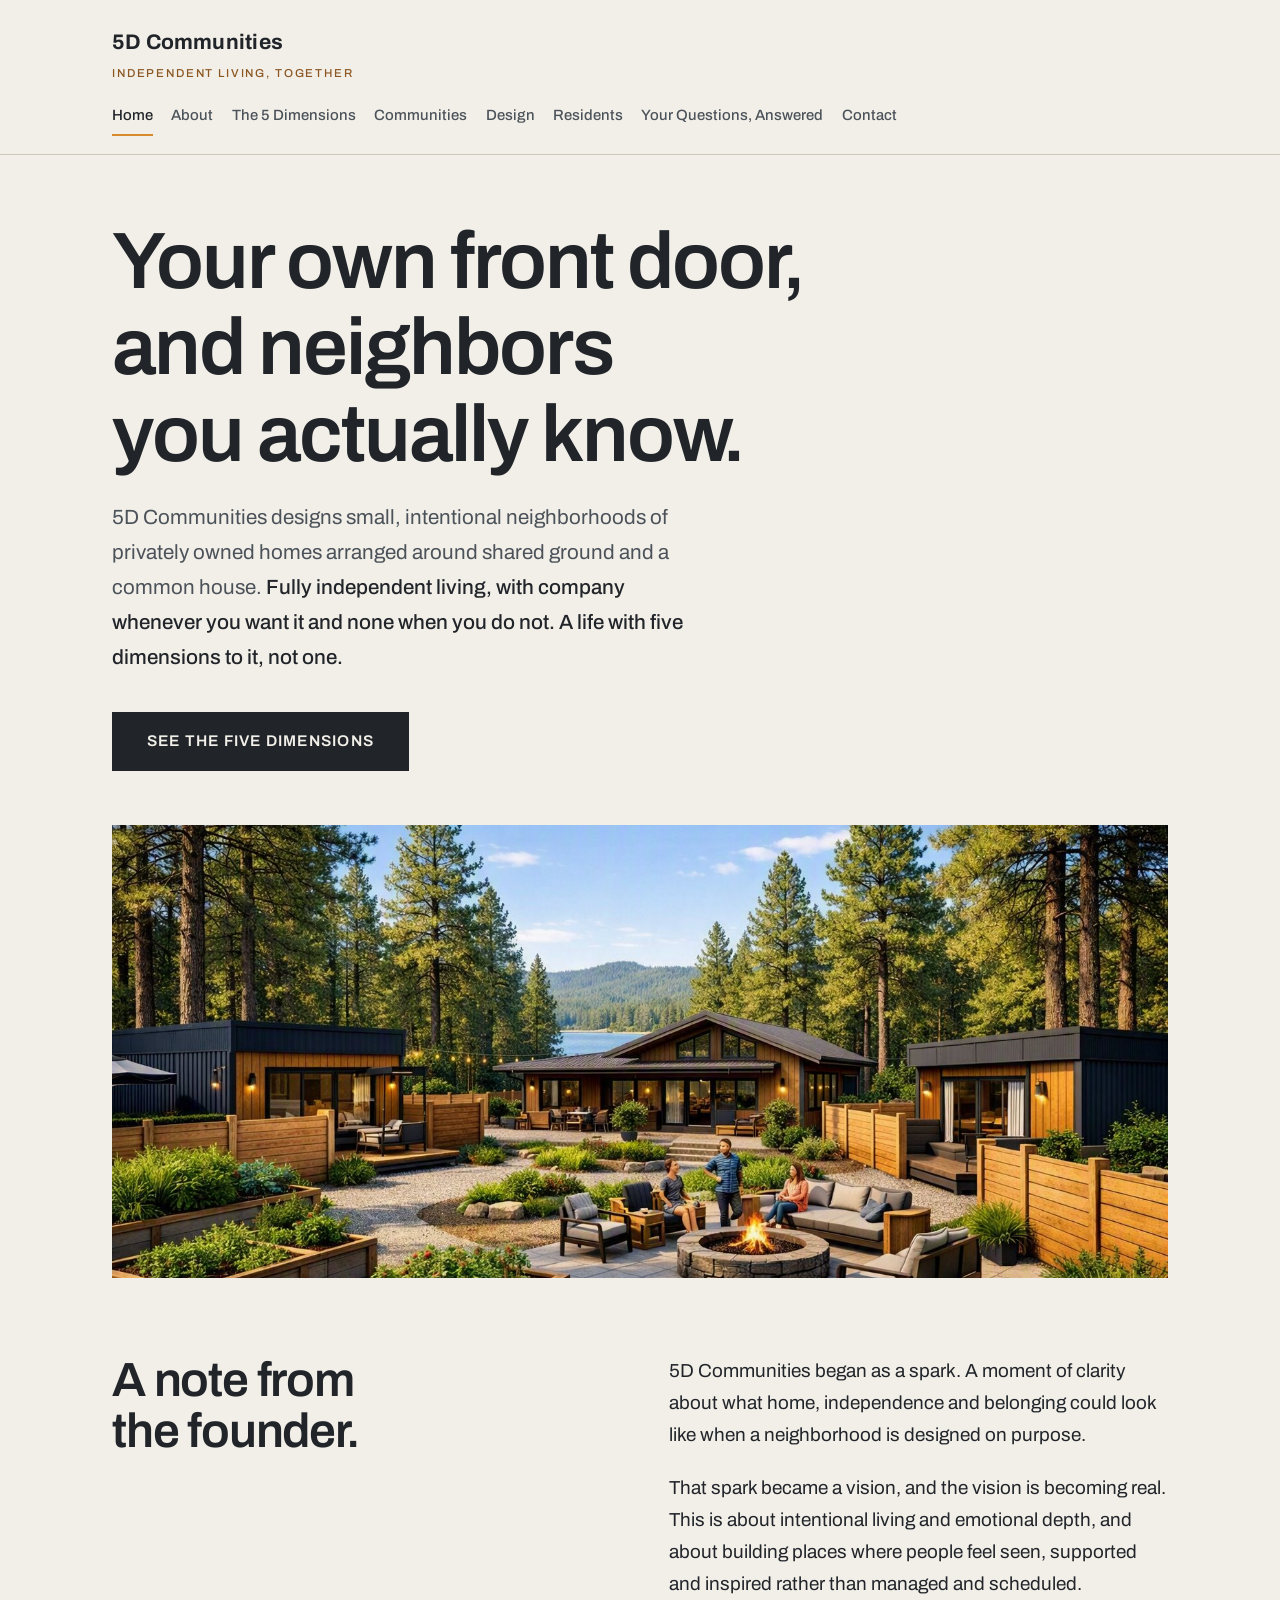
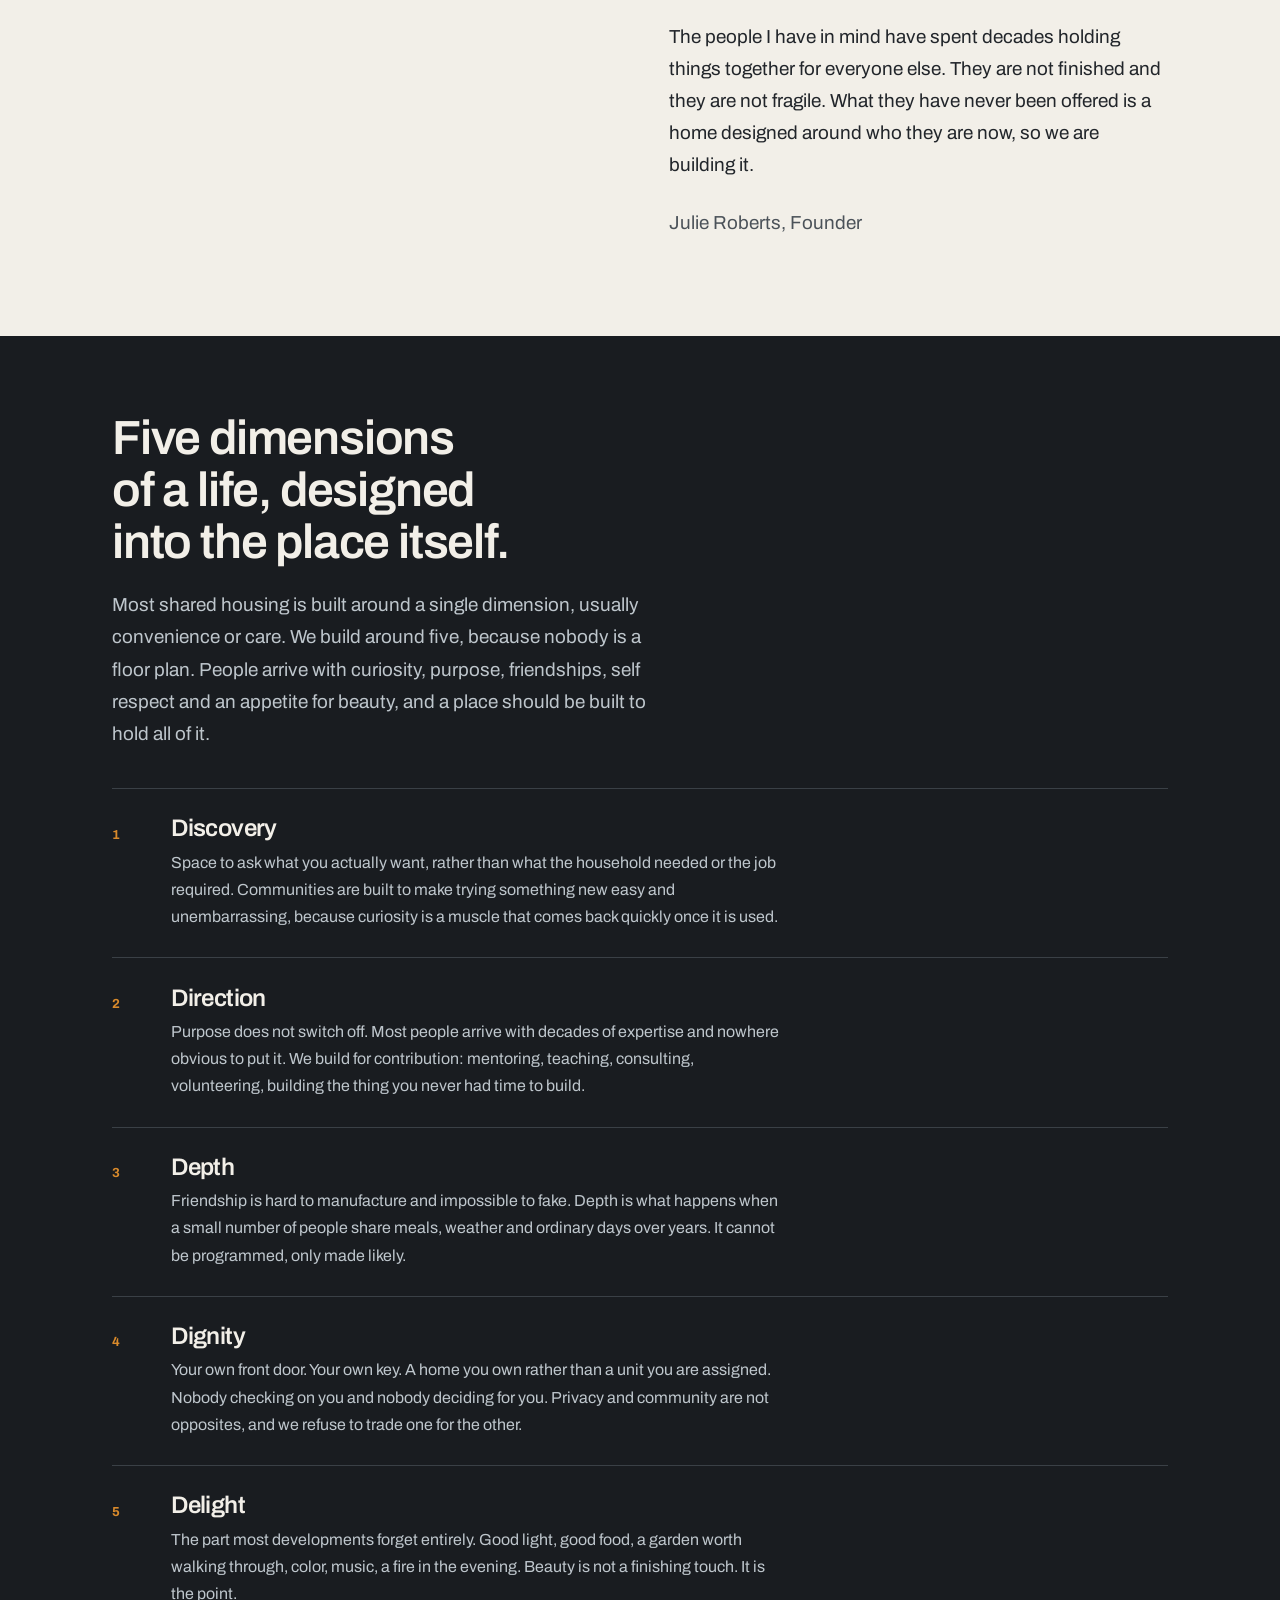
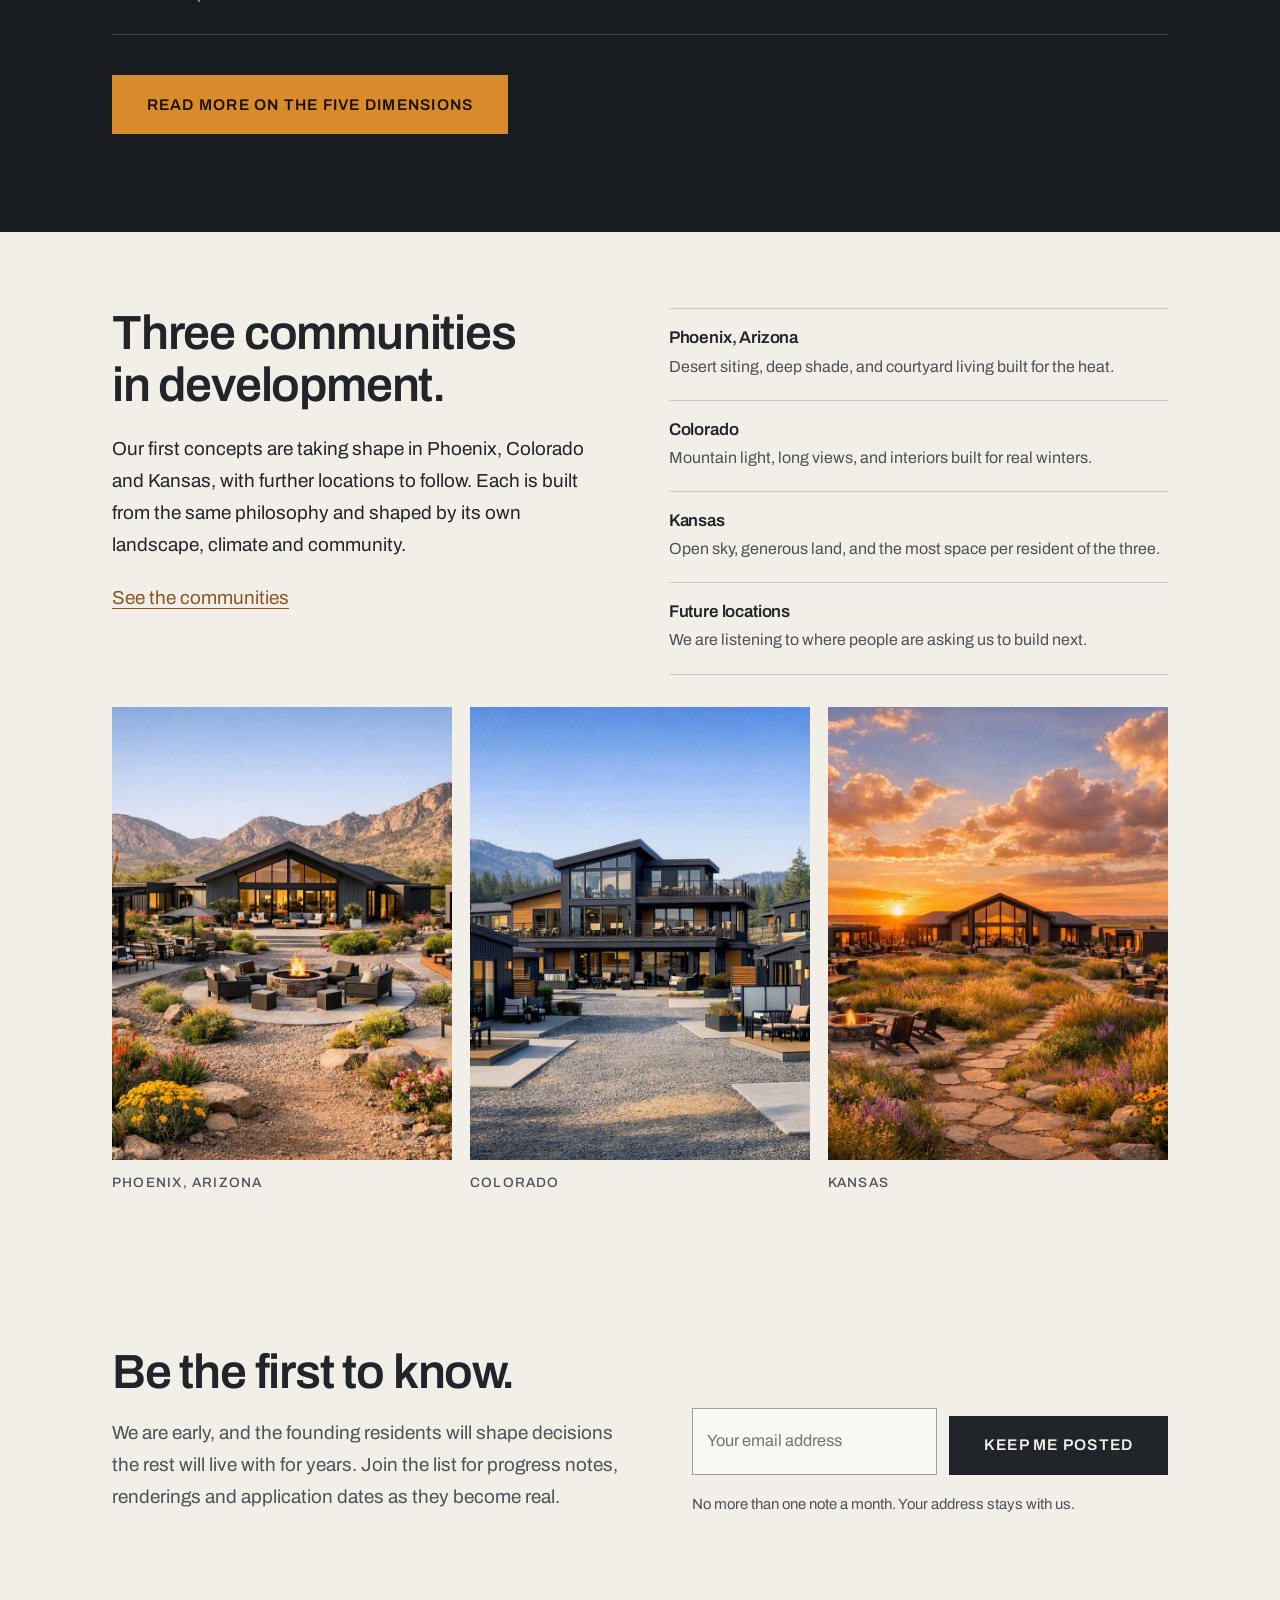
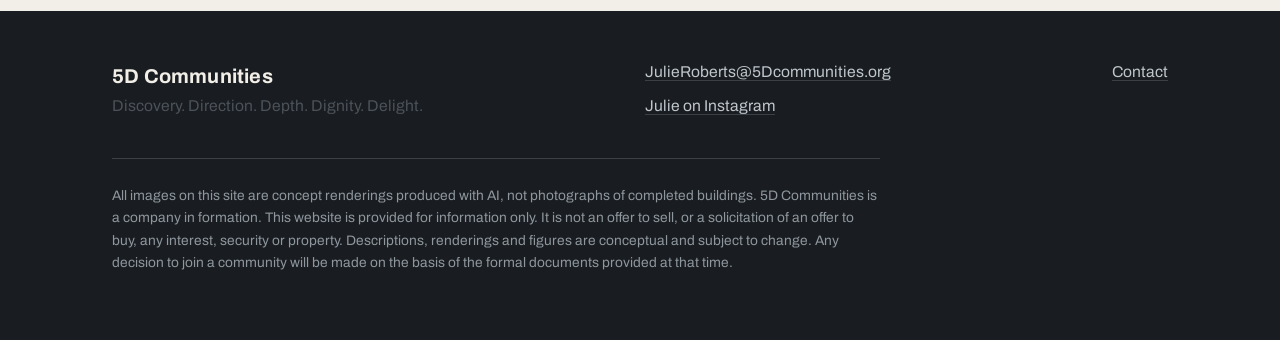
<file: index.html>
<!DOCTYPE html>
<html lang="en">
<head>
<meta charset="utf-8">
<meta name="viewport" content="width=device-width, initial-scale=1">
<title>Home | 5D Communities</title>
<meta name="description" content="Privately owned homes arranged around shared ground and a common house. Independent living, with company when you want it.">
<link rel="canonical" href="https://5dcommunities.org/index.html">
<meta property="og:site_name" content="5D Communities">
<meta property="og:title" content="Home | 5D Communities">
<meta property="og:description" content="Privately owned homes arranged around shared ground and a common house. Independent living, with company when you want it.">
<meta property="og:type" content="website">
<meta property="og:url" content="https://5dcommunities.org/index.html">
<meta name="twitter:card" content="summary_large_image">
<link rel="preconnect" href="https://fonts.googleapis.com">
<link rel="preconnect" href="https://fonts.gstatic.com" crossorigin>
<link href="https://fonts.googleapis.com/css2?family=Archivo:wght@400;500;600;700&display=swap" rel="stylesheet">
<link rel="stylesheet" href="styles.css">
</head>
<body>
<a class="skip" href="#main">Skip to content</a>

<header class="mast">
  <div class="wrap mast-in">
    <a class="wordmark" href="index.html">5D Communities<span class="place">Independent living, together</span></a>
    <nav class="nav" aria-label="Main">
      <a href="index.html" class="here" aria-current="page">Home</a>
      <a href="about.html">About</a>
      <a href="dimensions.html">The 5 Dimensions</a>
      <a href="communities.html">Communities</a>
      <a href="design.html">Design</a>
      <a href="residents.html">Residents</a>
      <a href="journal.html">Your Questions, Answered</a>
      <a href="contact.html">Contact</a>
    </nav>
  </div>
</header>

<main id="main">

<div class="phead hero">
  <div class="wrap">
    <h1>Your own front door, and neighbors you actually know.</h1>
    <p class="lede">
      5D Communities designs small, intentional neighborhoods of privately owned homes arranged
      around shared ground and a common house.
      <em>Fully independent living, with company whenever you want it and none when you do not.
      A life with five dimensions to it, not one.</em>
    </p>
    <p style="margin-top:1.8rem"><a class="btn" href="dimensions.html">See the five dimensions</a></p>
  </div>
  <div class="wrap">
    <figure class="hero-figure"><img src="community-life.jpg" alt="Residents talking around a fire pit outside the common house, with raised garden beds in the foreground" loading="lazy" decoding="async"></figure>
  </div>
</div>

<section class="band-a">
  <div class="wrap split sticky-left">
    <div>
      <h2>A note from the founder.</h2>
    </div>
    <div class="measure">
      <p>
        5D Communities began as a spark. A moment of clarity about what home, independence and
        belonging could look like when a neighborhood is designed on purpose.
      </p>
      <p>
        That spark became a vision, and the vision is becoming real. This is about intentional
        living and emotional depth, and about building places where people feel seen, supported and
        inspired rather than managed and scheduled.
      </p>
      <p>
        The people I have in mind have spent decades holding things together for everyone else.
        They are not finished and they are not fragile. What they have never been offered is a home
        designed around who they are now, so we are building it.
      </p>
      <p class="soft" style="margin-top:1.6rem">Julie Roberts, Founder</p>
    </div>
  </div>
</section>

<section class="band-dark">
  <div class="wrap">
    <h2>Five dimensions of a life, designed into the place itself.</h2>
    <p class="sect-intro measure soft">
      Most shared housing is built around a single dimension, usually convenience or care. We build
      around five, because nobody is a floor plan. People arrive with curiosity, purpose, friendships,
      self respect and an appetite for beauty, and a place should be built to hold all of it.
    </p>
    <ul class="dims">
  <li><span class="mark">1</span><div><h3>Discovery</h3><p>Space to ask what you actually want, rather than what the household needed or the job required. Communities are built to make trying something new easy and unembarrassing, because curiosity is a muscle that comes back quickly once it is used.</p></div></li>
  <li><span class="mark">2</span><div><h3>Direction</h3><p>Purpose does not switch off. Most people arrive with decades of expertise and nowhere obvious to put it. We build for contribution: mentoring, teaching, consulting, volunteering, building the thing you never had time to build.</p></div></li>
  <li><span class="mark">3</span><div><h3>Depth</h3><p>Friendship is hard to manufacture and impossible to fake. Depth is what happens when a small number of people share meals, weather and ordinary days over years. It cannot be programmed, only made likely.</p></div></li>
  <li><span class="mark">4</span><div><h3>Dignity</h3><p>Your own front door. Your own key. A home you own rather than a unit you are assigned. Nobody checking on you and nobody deciding for you. Privacy and community are not opposites, and we refuse to trade one for the other.</p></div></li>
  <li><span class="mark">5</span><div><h3>Delight</h3><p>The part most developments forget entirely. Good light, good food, a garden worth walking through, color, music, a fire in the evening. Beauty is not a finishing touch. It is the point.</p></div></li>
</ul>
    <p style="margin-top:2rem"><a class="btn" href="dimensions.html">Read more on the five dimensions</a></p>
  </div>
</section>

<section class="band-a">
  <div class="wrap split">
    <div>
      <h2>Three communities in development.</h2>
      <div class="sect-intro measure">
        <p>
          Our first concepts are taking shape in Phoenix, Colorado and Kansas, with further locations
          to follow. Each is built from the same philosophy and shaped by its own landscape, climate
          and community.
        </p>
        <p><a href="communities.html">See the communities</a></p>
      </div>
    </div>
    <div>
      <ul class="entries">
        <li><h3>Phoenix, Arizona</h3><p>Desert siting, deep shade, and courtyard living built for the heat.</p></li>
        <li><h3>Colorado</h3><p>Mountain light, long views, and interiors built for real winters.</p></li>
        <li><h3>Kansas</h3><p>Open sky, generous land, and the most space per resident of the three.</p></li>
        <li><h3>Future locations</h3><p>We are listening to where people are asking us to build next.</p></li>
      </ul>
    </div>
  </div>
  <div class="wrap">
    <div class="fig-grid three">
      <figure class=""><img src="phoenix-commons.jpg" alt="The Phoenix common house at golden hour with desert planting and a fire pit" loading="lazy" decoding="async"><figcaption>Phoenix, Arizona</figcaption></figure>
      <figure class=""><img src="colorado-commons.jpg" alt="Homes and the common house against a Colorado mountain backdrop" loading="lazy" decoding="async"><figcaption>Colorado</figcaption></figure>
      <figure class=""><img src="kansas-commons.jpg" alt="The Kansas common house at sunset surrounded by prairie planting" loading="lazy" decoding="async"><figcaption>Kansas</figcaption></figure>
    </div>
  </div>
</section>

<section class="signup">
  <div class="wrap row">
    <div>
      <h2>Be the first to know.</h2>
      <p class="soft" style="margin-top:1.1rem;max-width:34rem">We are early, and the founding residents will shape decisions the rest will live with for years. Join the list for progress notes, renderings and application dates as they become real.</p>
    </div>
    <div>
      <form class="inline-form" name="newsletter" method="POST"
            data-netlify="true" netlify-honeypot="bot-field" action="/thanks.html">
        <input type="hidden" name="form-name" value="newsletter">
        <input type="hidden" name="source" value="home">
        <p class="hidden"><label>Leave this field empty <input name="bot-field"></label></p>
        <label class="hidden" for="su-email">Email address</label>
        <input id="su-email" type="email" name="email" placeholder="Your email address" autocomplete="email" required>
        <button class="btn" type="submit">Keep me posted</button>
      </form>
      <p class="form-foot">No more than one note a month. Your address stays with us.</p>
    </div>
  </div>
</section>

</main>

<footer>
  <div class="wrap">
    <hr class="foot-rule">
    <div class="foot-grid">
      <div>
        <div class="display foot-mark">5D Communities</div>
        <div class="soft">Discovery. Direction. Depth. Dignity. Delight.</div>
      </div>
      <div>
        <div><a href="mailto:JulieRoberts@5Dcommunities.org">JulieRoberts@5Dcommunities.org</a></div>
        <div style="margin-top:0.5rem"><a href="https://www.instagram.com/dontcallme_julia/" rel="me noopener">Julie on Instagram</a></div>
      </div>
      <div>
        <div><a href="contact.html">Contact</a></div>
      </div>
    </div>
    <p class="legal">
      All images on this site are concept renderings produced with AI, not photographs of completed
      buildings. 5D Communities is a company in formation. This website is provided for information only. It is
      not an offer to sell, or a solicitation of an offer to buy, any interest, security or property.
      Descriptions, renderings and figures are conceptual and subject to change. Any decision to join
      a community will be made on the basis of the formal documents provided at that time.
    </p>
  </div>
</footer>
</body>
</html>
</file>
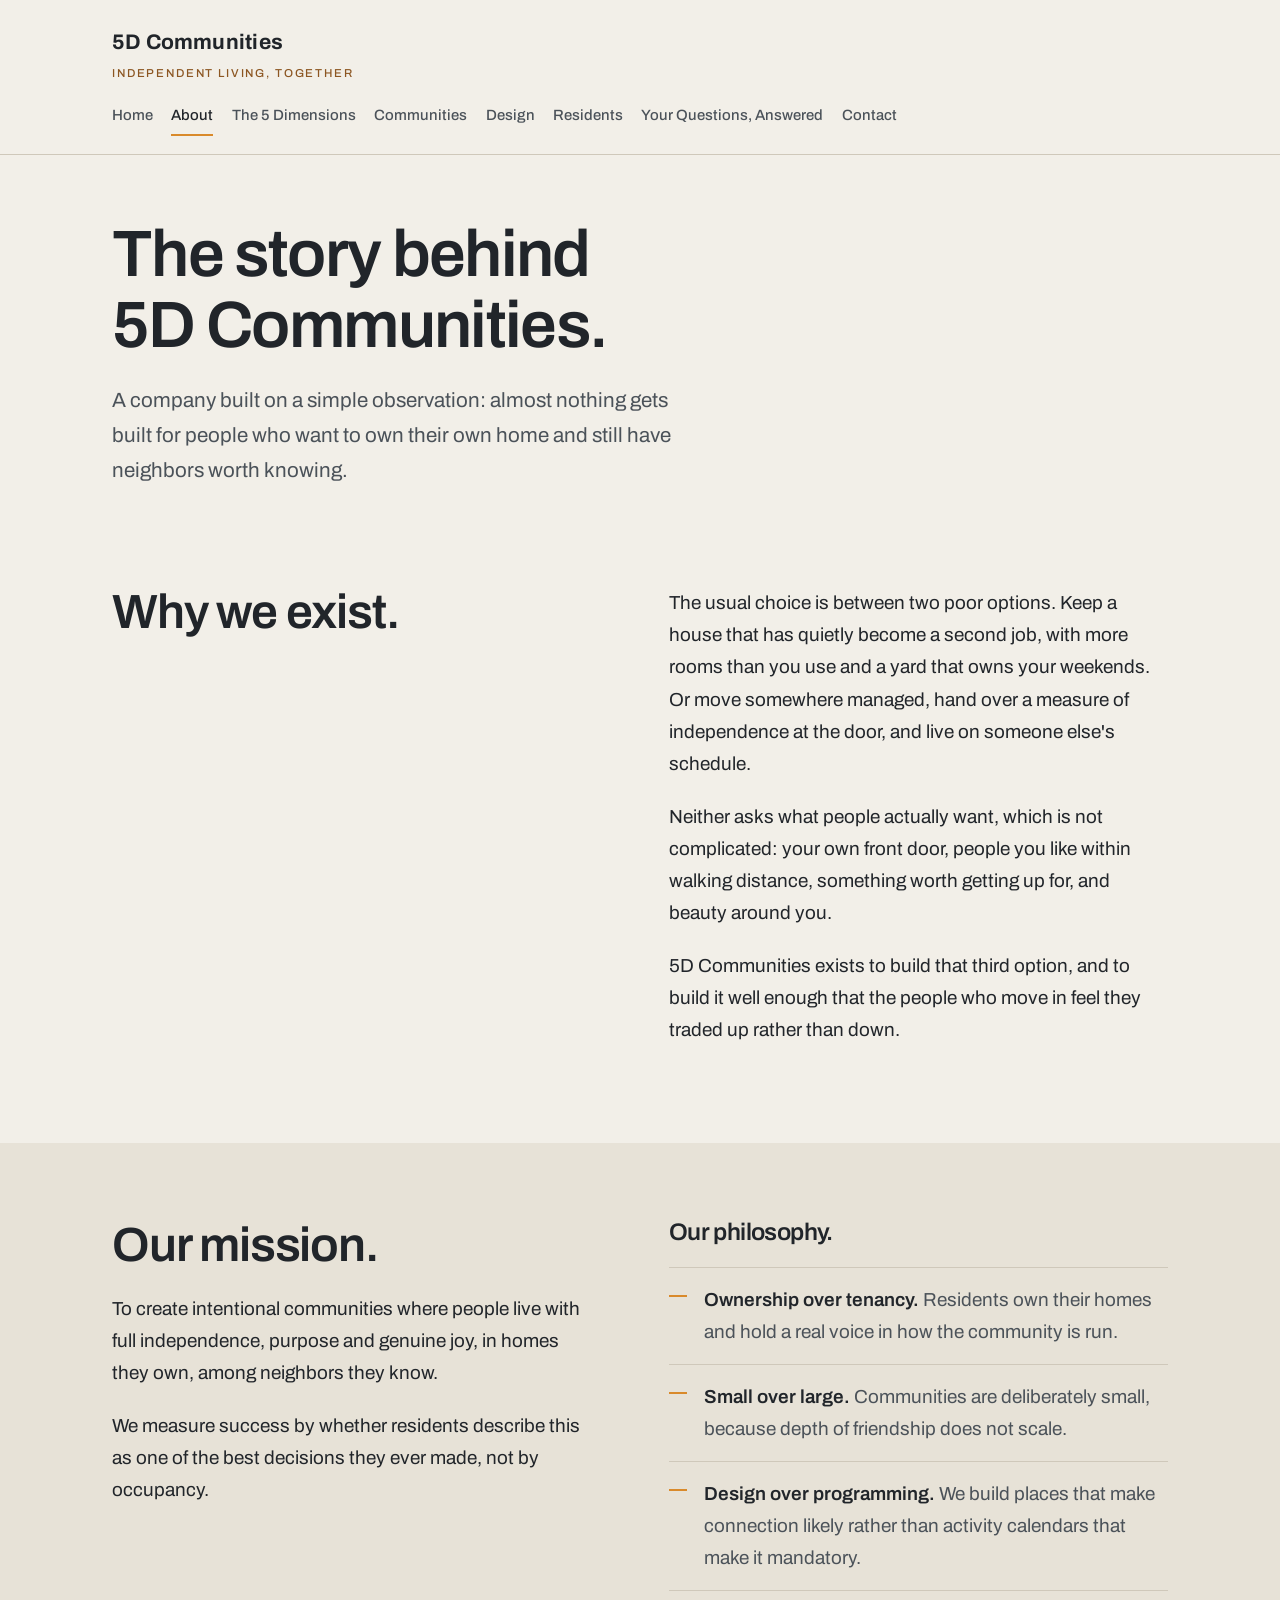
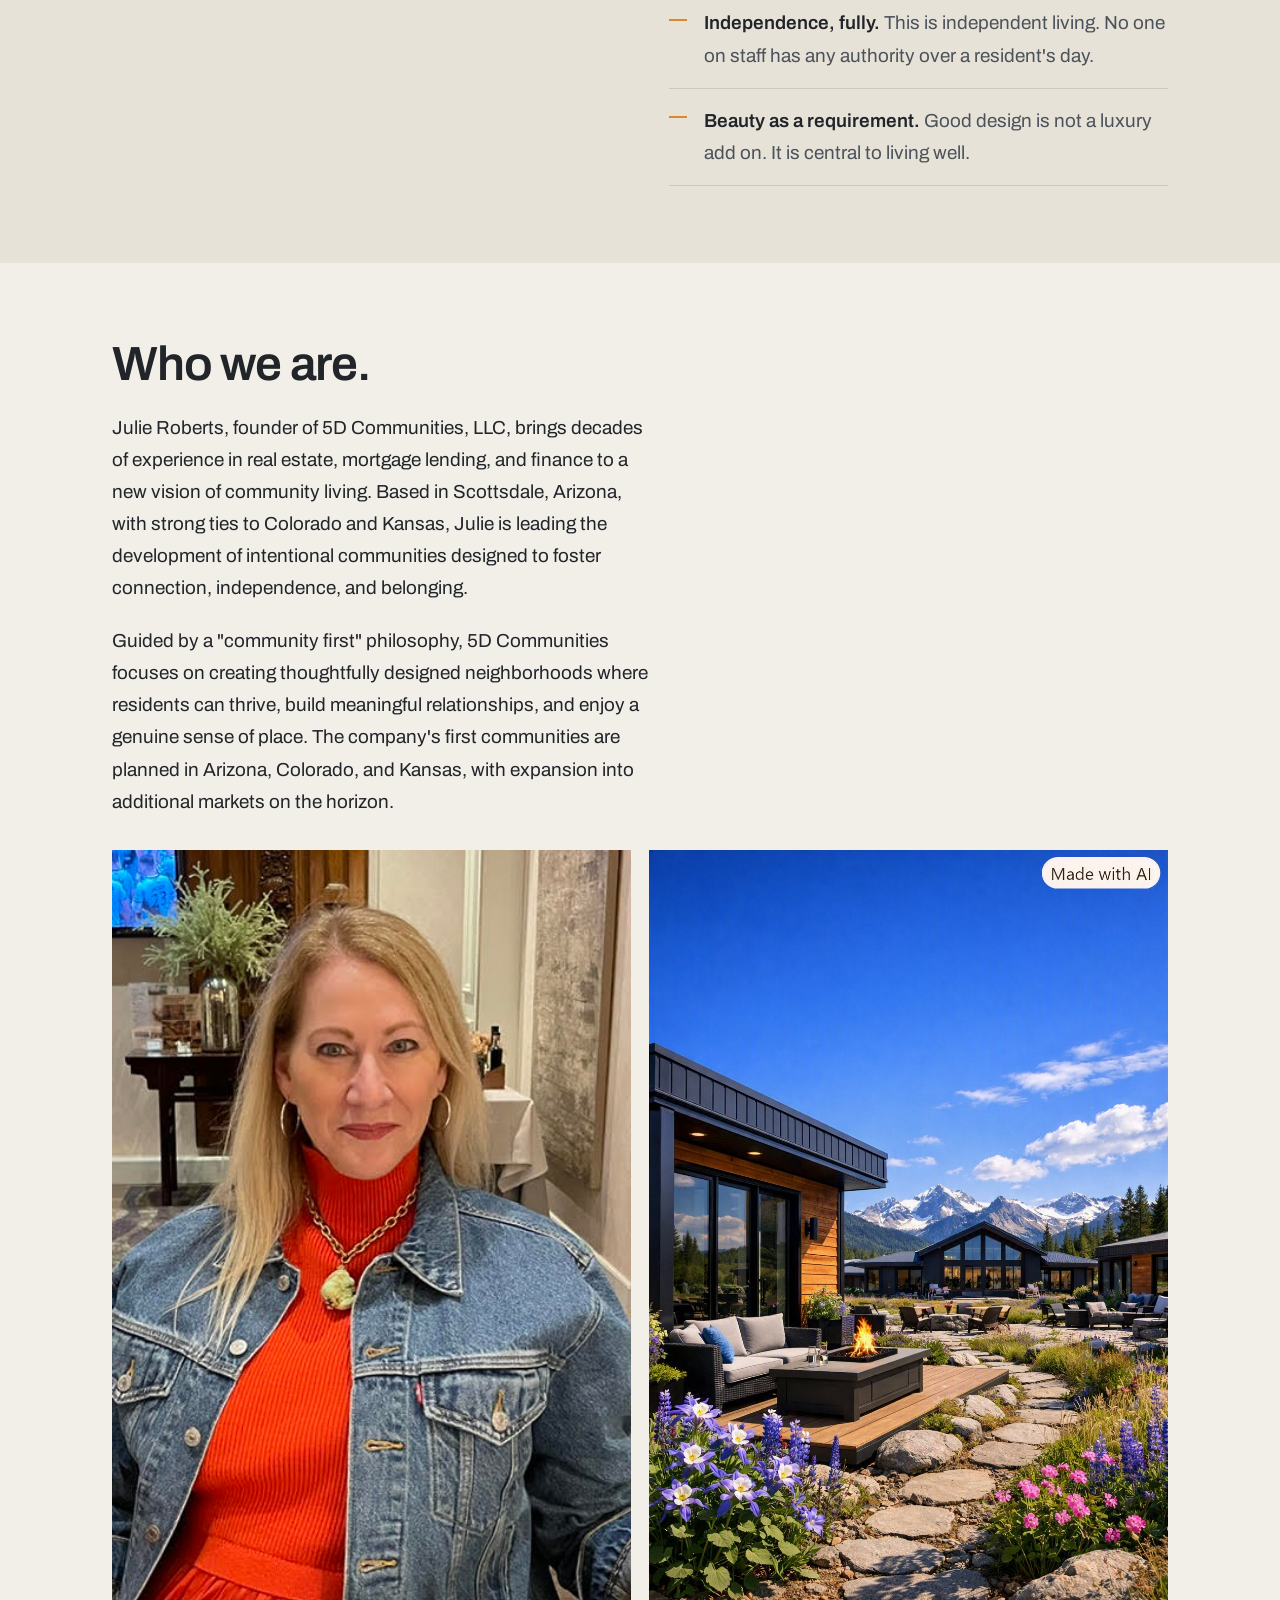
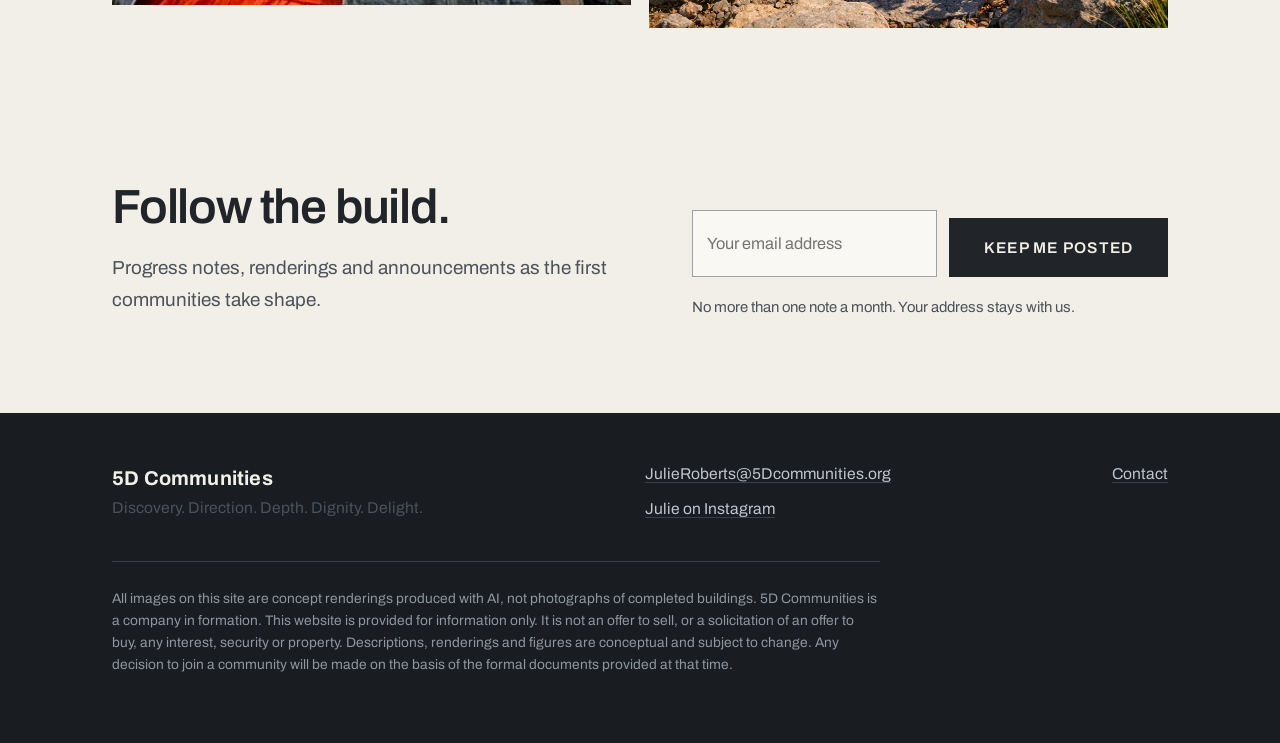
<file: about.html>
<!DOCTYPE html>
<html lang="en">
<head>
<meta charset="utf-8">
<meta name="viewport" content="width=device-width, initial-scale=1">
<title>About | 5D Communities</title>
<meta name="description" content="The story, mission and philosophy behind 5D Communities.">
<link rel="canonical" href="https://5dcommunities.org/about.html">
<meta property="og:site_name" content="5D Communities">
<meta property="og:title" content="About | 5D Communities">
<meta property="og:description" content="The story, mission and philosophy behind 5D Communities.">
<meta property="og:type" content="website">
<meta property="og:url" content="https://5dcommunities.org/about.html">
<meta name="twitter:card" content="summary_large_image">
<link rel="preconnect" href="https://fonts.googleapis.com">
<link rel="preconnect" href="https://fonts.gstatic.com" crossorigin>
<link href="https://fonts.googleapis.com/css2?family=Archivo:wght@400;500;600;700&display=swap" rel="stylesheet">
<link rel="stylesheet" href="styles.css">
</head>
<body>
<a class="skip" href="#main">Skip to content</a>

<header class="mast">
  <div class="wrap mast-in">
    <a class="wordmark" href="index.html">5D Communities<span class="place">Independent living, together</span></a>
    <nav class="nav" aria-label="Main">
      <a href="index.html">Home</a>
      <a href="about.html" class="here" aria-current="page">About</a>
      <a href="dimensions.html">The 5 Dimensions</a>
      <a href="communities.html">Communities</a>
      <a href="design.html">Design</a>
      <a href="residents.html">Residents</a>
      <a href="journal.html">Your Questions, Answered</a>
      <a href="contact.html">Contact</a>
    </nav>
  </div>
</header>

<main id="main">

<div class="phead">
  <div class="wrap">
    <h1>The story behind 5D Communities.</h1>
    <p class="lede">
      A company built on a simple observation: almost nothing gets built for people who want to own
      their own home and still have neighbors worth knowing.
    </p>
  </div>
</div>

<section class="band-a">
  <div class="wrap split sticky-left">
    <div><h2>Why we exist.</h2></div>
    <div class="measure">
      <p>
        The usual choice is between two poor options. Keep a house that has quietly become a second
        job, with more rooms than you use and a yard that owns your weekends. Or move somewhere
        managed, hand over a measure of independence at the door, and live on someone else's
        schedule.
      </p>
      <p>
        Neither asks what people actually want, which is not complicated: your own front door,
        people you like within walking distance, something worth getting up for, and beauty
        around you.
      </p>
      <p>
        5D Communities exists to build that third option, and to build it well enough that the
        people who move in feel they traded up rather than down.
      </p>
    </div>
  </div>
</section>

<section class="band-b">
  <div class="wrap split">
    <div>
      <h2>Our mission.</h2>
      <div class="sect-intro measure">
        <p>
          To create intentional communities where people live with full independence, purpose and
          genuine joy, in homes they own, among neighbors they know.
        </p>
        <p>
          We measure success by whether residents describe this as one of the best decisions they
          ever made, not by occupancy.
        </p>
      </div>
    </div>
    <div>
      <h2 style="font-size:1.5rem">Our philosophy.</h2>
      <ul class="isnt" style="margin-top:1.3rem">
        <li><strong>Ownership over tenancy.</strong> Residents own their homes and hold a real voice in how the community is run.</li>
        <li><strong>Small over large.</strong> Communities are deliberately small, because depth of friendship does not scale.</li>
        <li><strong>Design over programming.</strong> We build places that make connection likely rather than activity calendars that make it mandatory.</li>
        <li><strong>Independence, fully.</strong> This is independent living. No one on staff has any authority over a resident's day.</li>
        <li><strong>Beauty as a requirement.</strong> Good design is not a luxury add on. It is central to living well.</li>
      </ul>
    </div>
  </div>
</section>

<section class="band-a">
  <div class="wrap">
    <h2>Who we are.</h2>
    <div class="sect-intro measure">
      <p>
        Julie Roberts, founder of 5D Communities, LLC, brings decades of experience in real estate,
        mortgage lending, and finance to a new vision of community living. Based in Scottsdale,
        Arizona, with strong ties to Colorado and Kansas, Julie is leading the development of
        intentional communities designed to foster connection, independence, and belonging.
      </p>
      <p>
        Guided by a "community first" philosophy, 5D Communities focuses on creating thoughtfully
        designed neighborhoods where residents can thrive, build meaningful relationships, and enjoy
        a genuine sense of place. The company's first communities are planned in Arizona, Colorado,
        and Kansas, with expansion into additional markets on the horizon.
      </p>
    </div>
    <div class="fig-grid two">
      <figure class=""><img src="julie-roberts.jpg" alt="Julie Roberts, founder of 5D Communities" loading="lazy" decoding="async"></figure>
      <figure class=""><img src="colorado-deck.jpg" alt="A private deck with a fire table looking out to snow capped mountains and wildflowers" loading="lazy" decoding="async"></figure>
    </div>
  </div>
</section>

<section class="signup">
  <div class="wrap row">
    <div>
      <h2>Follow the build.</h2>
      <p class="soft" style="margin-top:1.1rem;max-width:34rem">Progress notes, renderings and announcements as the first communities take shape.</p>
    </div>
    <div>
      <form class="inline-form" name="newsletter" method="POST"
            data-netlify="true" netlify-honeypot="bot-field" action="/thanks.html">
        <input type="hidden" name="form-name" value="newsletter">
        <input type="hidden" name="source" value="about">
        <p class="hidden"><label>Leave this field empty <input name="bot-field"></label></p>
        <label class="hidden" for="su-email">Email address</label>
        <input id="su-email" type="email" name="email" placeholder="Your email address" autocomplete="email" required>
        <button class="btn" type="submit">Keep me posted</button>
      </form>
      <p class="form-foot">No more than one note a month. Your address stays with us.</p>
    </div>
  </div>
</section>

</main>

<footer>
  <div class="wrap">
    <hr class="foot-rule">
    <div class="foot-grid">
      <div>
        <div class="display foot-mark">5D Communities</div>
        <div class="soft">Discovery. Direction. Depth. Dignity. Delight.</div>
      </div>
      <div>
        <div><a href="mailto:JulieRoberts@5Dcommunities.org">JulieRoberts@5Dcommunities.org</a></div>
        <div style="margin-top:0.5rem"><a href="https://www.instagram.com/dontcallme_julia/" rel="me noopener">Julie on Instagram</a></div>
      </div>
      <div>
        <div><a href="contact.html">Contact</a></div>
      </div>
    </div>
    <p class="legal">
      All images on this site are concept renderings produced with AI, not photographs of completed
      buildings. 5D Communities is a company in formation. This website is provided for information only. It is
      not an offer to sell, or a solicitation of an offer to buy, any interest, security or property.
      Descriptions, renderings and figures are conceptual and subject to change. Any decision to join
      a community will be made on the basis of the formal documents provided at that time.
    </p>
  </div>
</footer>
</body>
</html>
</file>
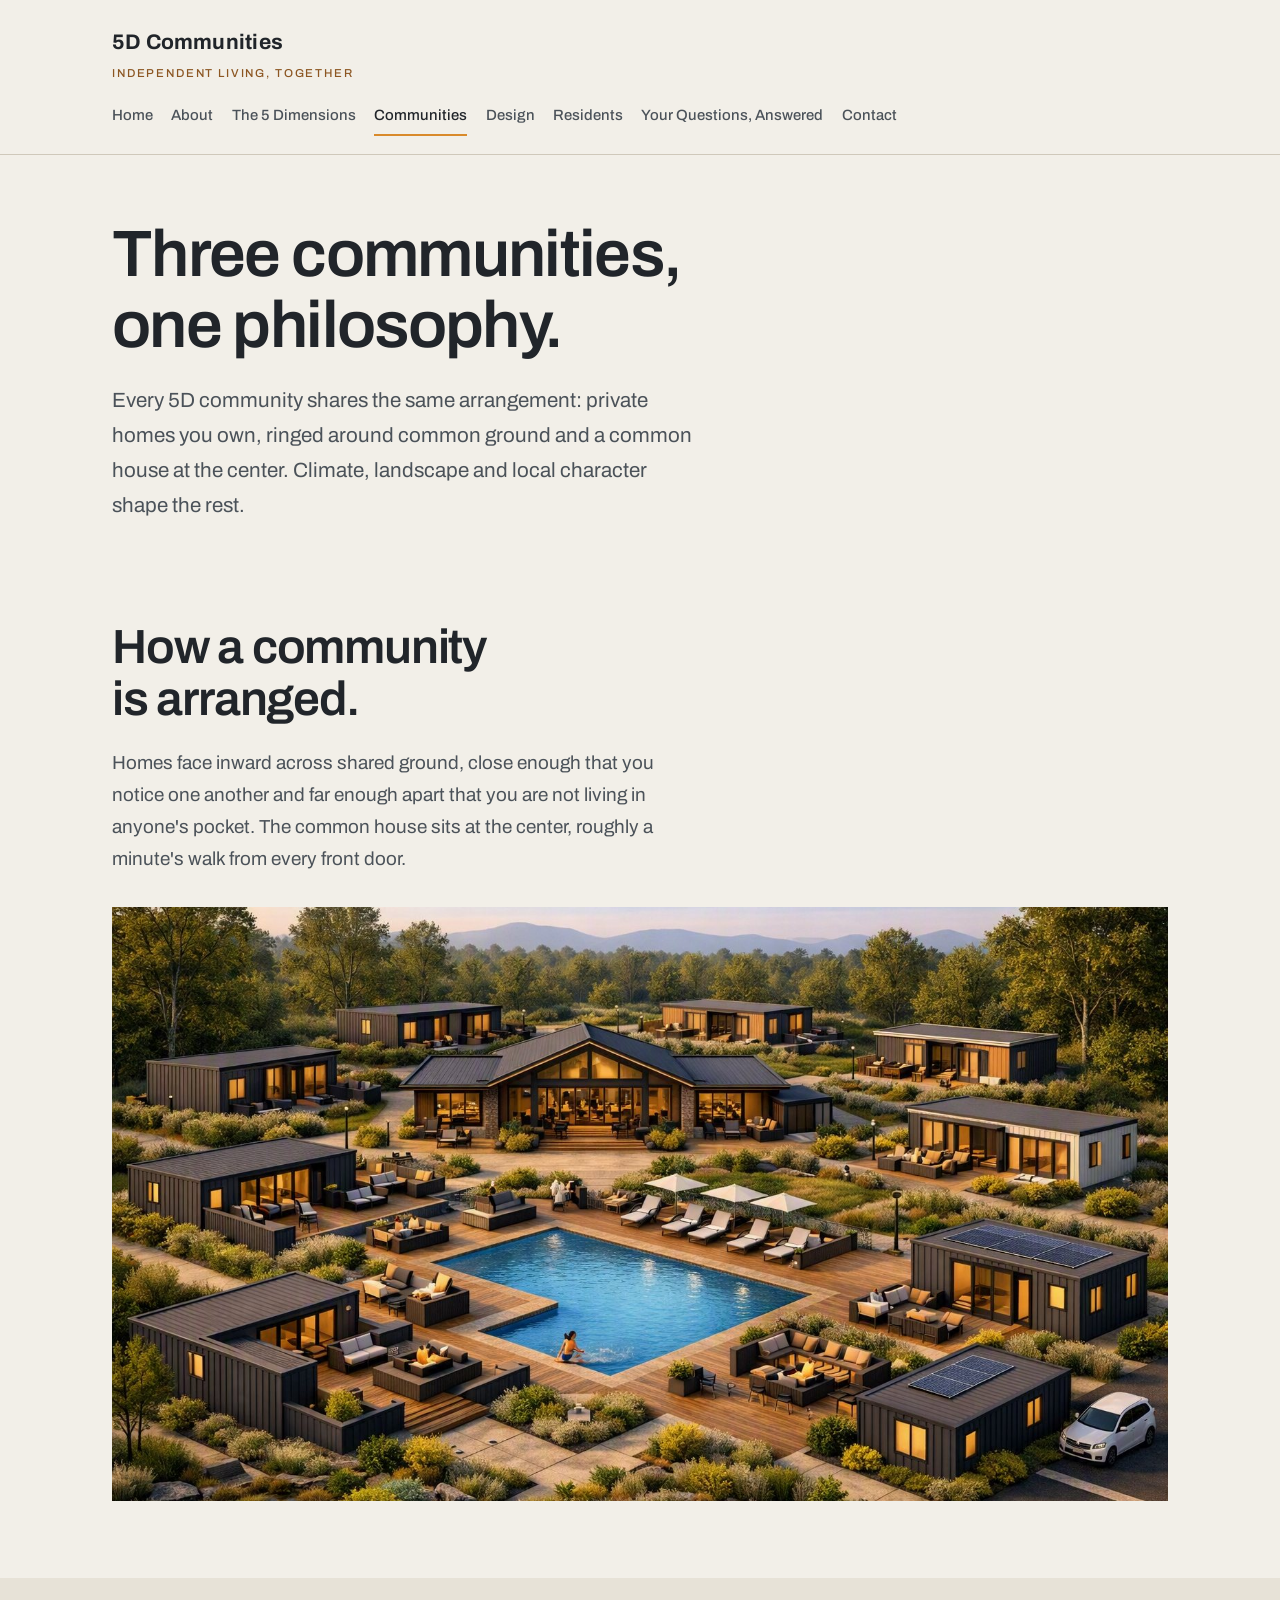
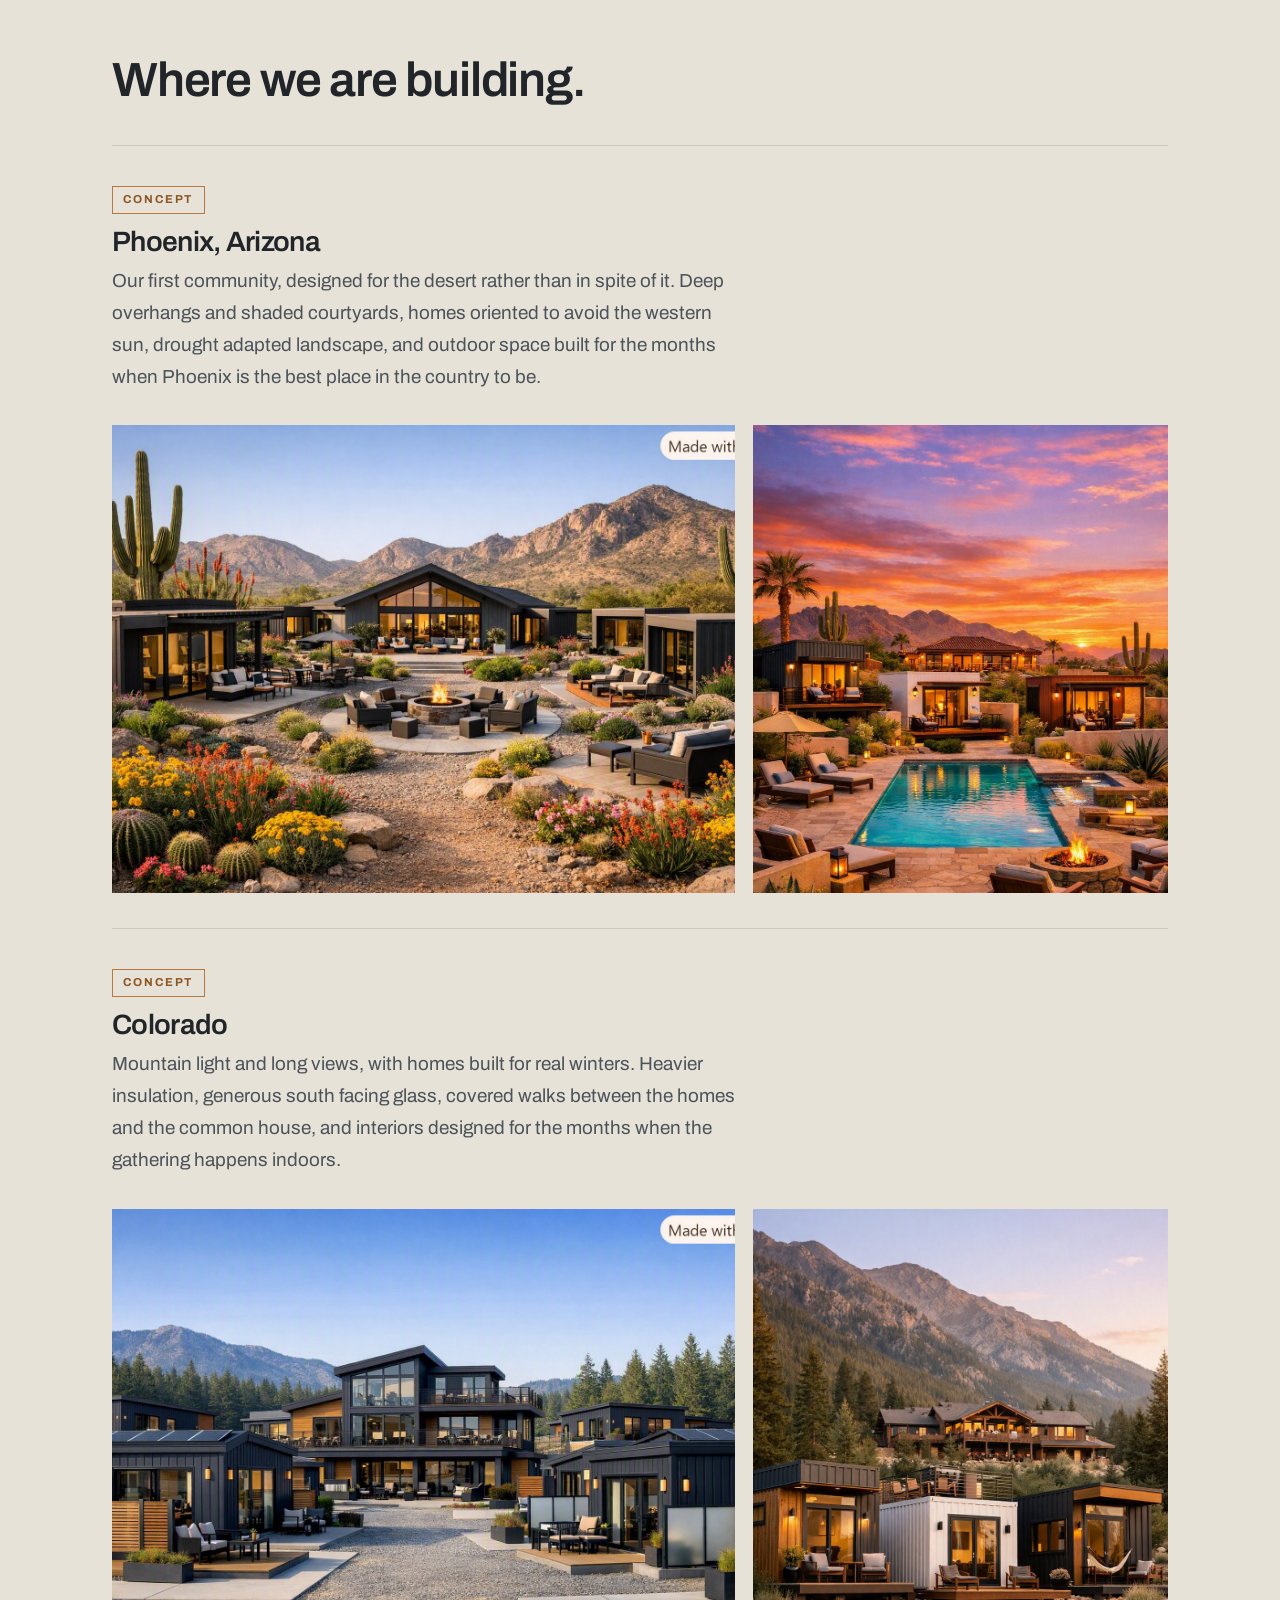
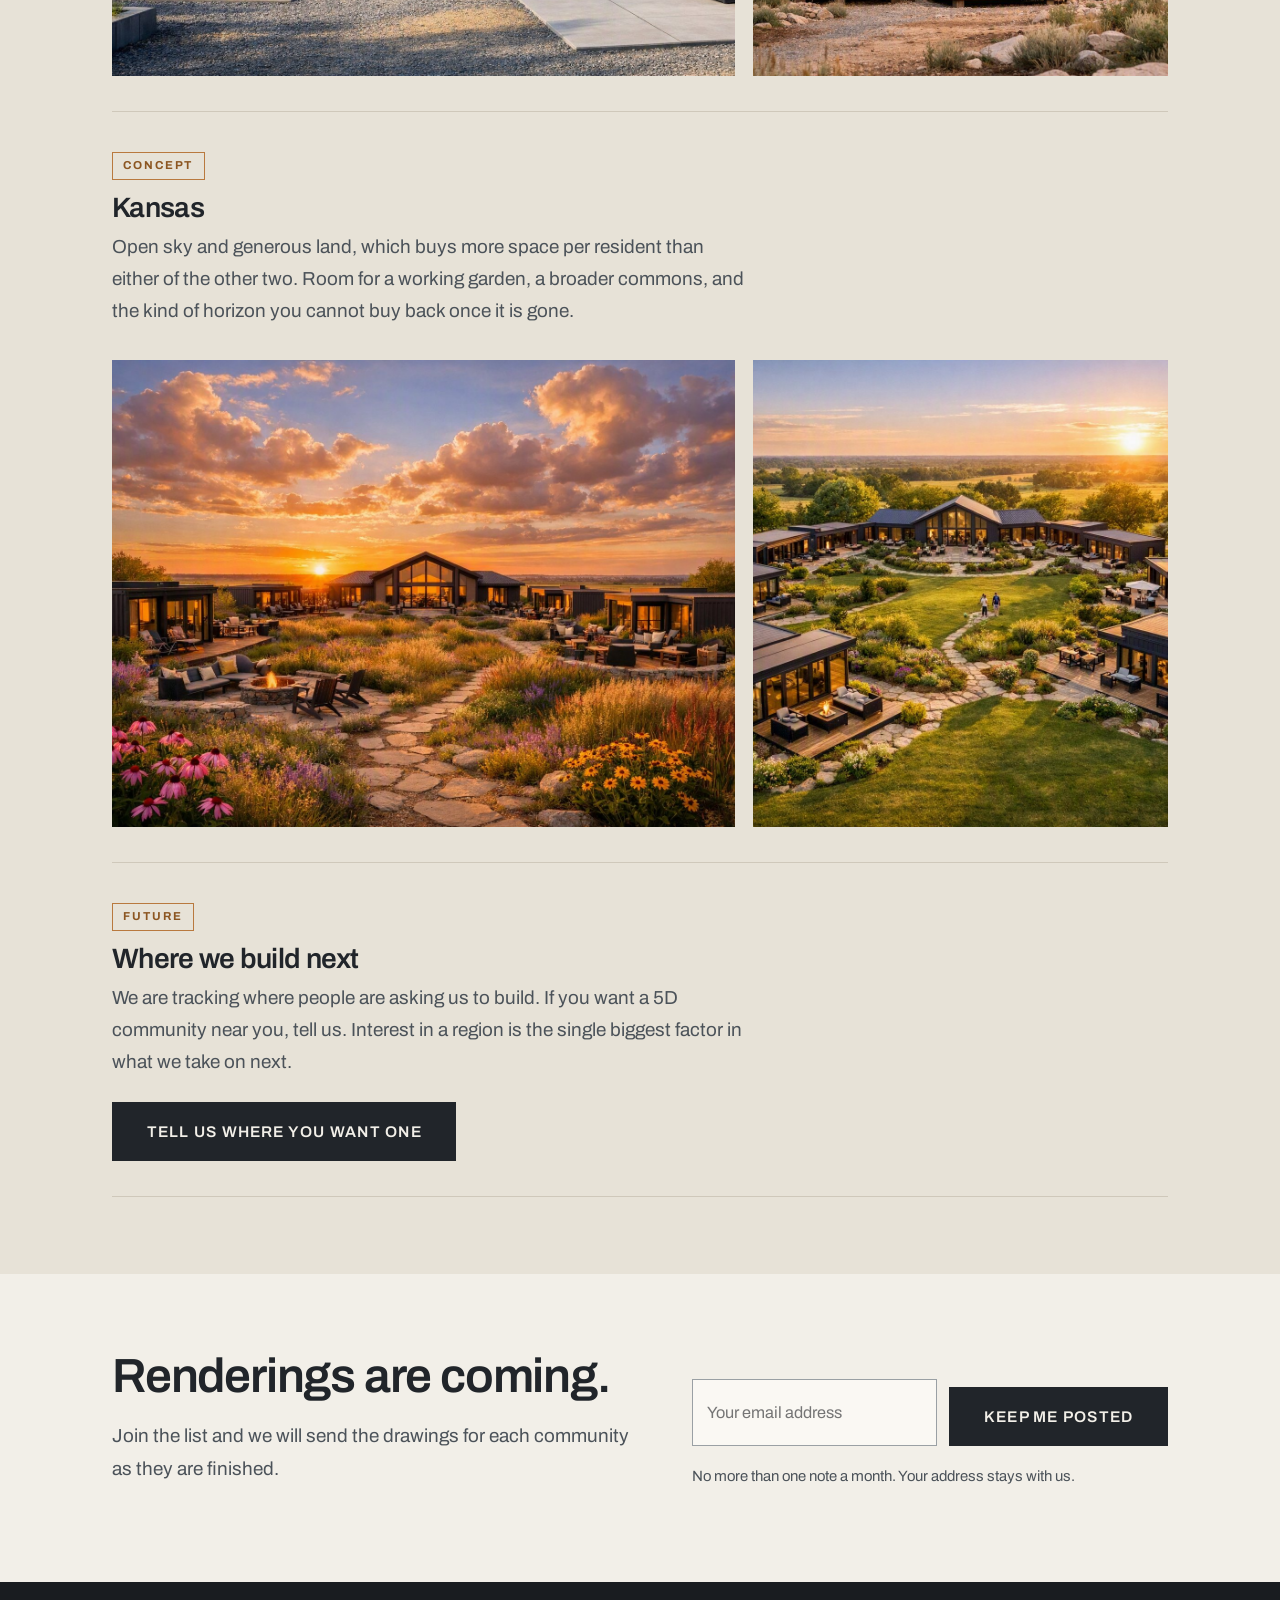
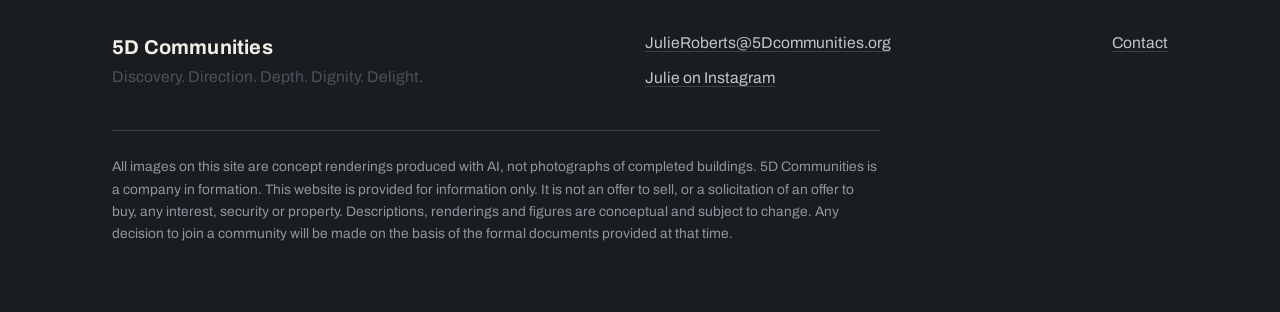
<file: communities.html>
<!DOCTYPE html>
<html lang="en">
<head>
<meta charset="utf-8">
<meta name="viewport" content="width=device-width, initial-scale=1">
<title>Communities | 5D Communities</title>
<meta name="description" content="Communities in development in Phoenix, Colorado and Kansas, and how a 5D community is arranged.">
<link rel="canonical" href="https://5dcommunities.org/communities.html">
<meta property="og:site_name" content="5D Communities">
<meta property="og:title" content="Communities | 5D Communities">
<meta property="og:description" content="Communities in development in Phoenix, Colorado and Kansas, and how a 5D community is arranged.">
<meta property="og:type" content="website">
<meta property="og:url" content="https://5dcommunities.org/communities.html">
<meta name="twitter:card" content="summary_large_image">
<link rel="preconnect" href="https://fonts.googleapis.com">
<link rel="preconnect" href="https://fonts.gstatic.com" crossorigin>
<link href="https://fonts.googleapis.com/css2?family=Archivo:wght@400;500;600;700&display=swap" rel="stylesheet">
<link rel="stylesheet" href="styles.css">
</head>
<body>
<a class="skip" href="#main">Skip to content</a>

<header class="mast">
  <div class="wrap mast-in">
    <a class="wordmark" href="index.html">5D Communities<span class="place">Independent living, together</span></a>
    <nav class="nav" aria-label="Main">
      <a href="index.html">Home</a>
      <a href="about.html">About</a>
      <a href="dimensions.html">The 5 Dimensions</a>
      <a href="communities.html" class="here" aria-current="page">Communities</a>
      <a href="design.html">Design</a>
      <a href="residents.html">Residents</a>
      <a href="journal.html">Your Questions, Answered</a>
      <a href="contact.html">Contact</a>
    </nav>
  </div>
</header>

<main id="main">

<div class="phead">
  <div class="wrap">
    <h1>Three communities, one philosophy.</h1>
    <p class="lede">
      Every 5D community shares the same arrangement: private homes you own, ringed around common
      ground and a common house at the center. Climate, landscape and local character shape the rest.
    </p>
  </div>
</div>

<section class="band-a">
  <div class="wrap">
    <h2>How a community is arranged.</h2>
    <p class="sect-intro measure soft">
      Homes face inward across shared ground, close enough that you notice one another and far enough
      apart that you are not living in anyone's pocket. The common house sits at the center, roughly a
      minute's walk from every front door.
    </p>
    <figure class="fig-wide"><img src="aerial-pool.jpg" alt="Aerial view of a community: private homes arranged around a central common house, pool and terraces" loading="lazy" decoding="async"></figure>
  </div>
</section>

<section class="band-b">
  <div class="wrap">
    <h2>Where we are building.</h2>
    <ul class="places">
      <li class="place-item">
        <span class="tag">CONCEPT</span>
        <h3>Phoenix, Arizona</h3>
        <p>
          Our first community, designed for the desert rather than in spite of it. Deep overhangs and
          shaded courtyards, homes oriented to avoid the western sun, drought adapted landscape, and
          outdoor space built for the months when Phoenix is the best place in the country to be.
        </p>
        <div class="fig-grid wide-narrow"><figure class=""><img src="phoenix-commons.jpg" alt="Desert community at golden hour with saguaros, wildflowers and a central fire pit" loading="lazy" decoding="async"></figure><figure class=""><img src="phoenix-pool.jpg" alt="Pool and terrace at sunset with desert planting and container homes beyond" loading="lazy" decoding="async"></figure></div>
      </li>
      <li class="place-item">
        <span class="tag">CONCEPT</span>
        <h3>Colorado</h3>
        <p>
          Mountain light and long views, with homes built for real winters. Heavier insulation,
          generous south facing glass, covered walks between the homes and the common house, and
          interiors designed for the months when the gathering happens indoors.
        </p>
        <div class="fig-grid wide-narrow"><figure class=""><img src="colorado-commons.jpg" alt="Dark clad homes with private decks around a larger common house in the mountains" loading="lazy" decoding="async"></figure><figure class=""><img src="colorado-cluster.jpg" alt="Container homes on a mountain site at dusk with a lodge above" loading="lazy" decoding="async"></figure></div>
      </li>
      <li class="place-item">
        <span class="tag">CONCEPT</span>
        <h3>Kansas</h3>
        <p>
          Open sky and generous land, which buys more space per resident than either of the other two.
          Room for a working garden, a broader commons, and the kind of horizon you cannot buy back
          once it is gone.
        </p>
        <div class="fig-grid wide-narrow"><figure class=""><img src="kansas-commons.jpg" alt="Prairie community at sunset with wildflower planting and a stone path to the common house" loading="lazy" decoding="async"></figure><figure class=""><img src="kansas-aerial.jpg" alt="Aerial view of homes arranged around the common house on open prairie" loading="lazy" decoding="async"></figure></div>
      </li>
      <li class="place-item">
        <span class="tag">FUTURE</span>
        <h3>Where we build next</h3>
        <p>
          We are tracking where people are asking us to build. If you want a 5D community near you,
          tell us. Interest in a region is the single biggest factor in what we take on next.
        </p>
        <p style="margin-top:1rem"><a class="btn" href="contact.html">Tell us where you want one</a></p>
      </li>
    </ul>
  </div>
</section>

<section class="signup">
  <div class="wrap row">
    <div>
      <h2>Renderings are coming.</h2>
      <p class="soft" style="margin-top:1.1rem;max-width:34rem">Join the list and we will send the drawings for each community as they are finished.</p>
    </div>
    <div>
      <form class="inline-form" name="newsletter" method="POST"
            data-netlify="true" netlify-honeypot="bot-field" action="/thanks.html">
        <input type="hidden" name="form-name" value="newsletter">
        <input type="hidden" name="source" value="communities">
        <p class="hidden"><label>Leave this field empty <input name="bot-field"></label></p>
        <label class="hidden" for="su-email">Email address</label>
        <input id="su-email" type="email" name="email" placeholder="Your email address" autocomplete="email" required>
        <button class="btn" type="submit">Keep me posted</button>
      </form>
      <p class="form-foot">No more than one note a month. Your address stays with us.</p>
    </div>
  </div>
</section>

</main>

<footer>
  <div class="wrap">
    <hr class="foot-rule">
    <div class="foot-grid">
      <div>
        <div class="display foot-mark">5D Communities</div>
        <div class="soft">Discovery. Direction. Depth. Dignity. Delight.</div>
      </div>
      <div>
        <div><a href="mailto:JulieRoberts@5Dcommunities.org">JulieRoberts@5Dcommunities.org</a></div>
        <div style="margin-top:0.5rem"><a href="https://www.instagram.com/dontcallme_julia/" rel="me noopener">Julie on Instagram</a></div>
      </div>
      <div>
        <div><a href="contact.html">Contact</a></div>
      </div>
    </div>
    <p class="legal">
      All images on this site are concept renderings produced with AI, not photographs of completed
      buildings. 5D Communities is a company in formation. This website is provided for information only. It is
      not an offer to sell, or a solicitation of an offer to buy, any interest, security or property.
      Descriptions, renderings and figures are conceptual and subject to change. Any decision to join
      a community will be made on the basis of the formal documents provided at that time.
    </p>
  </div>
</footer>
</body>
</html>
</file>
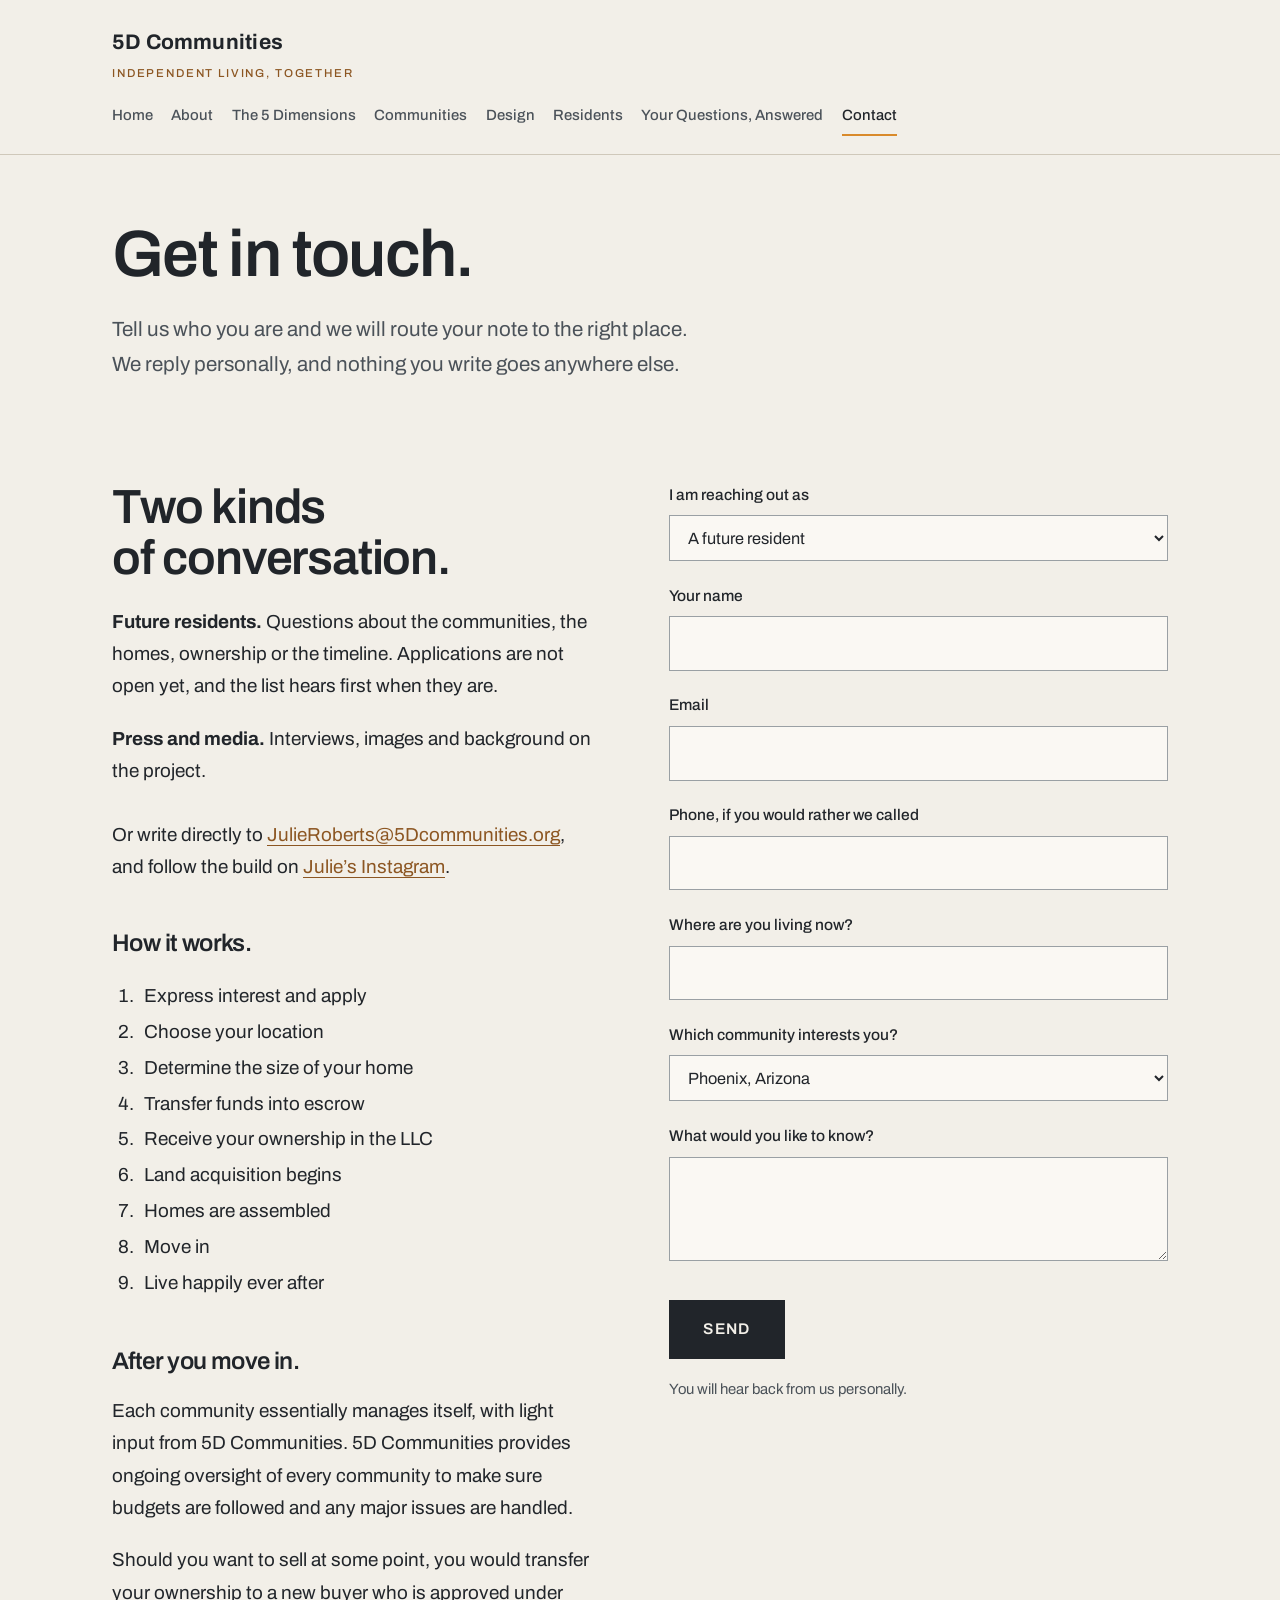
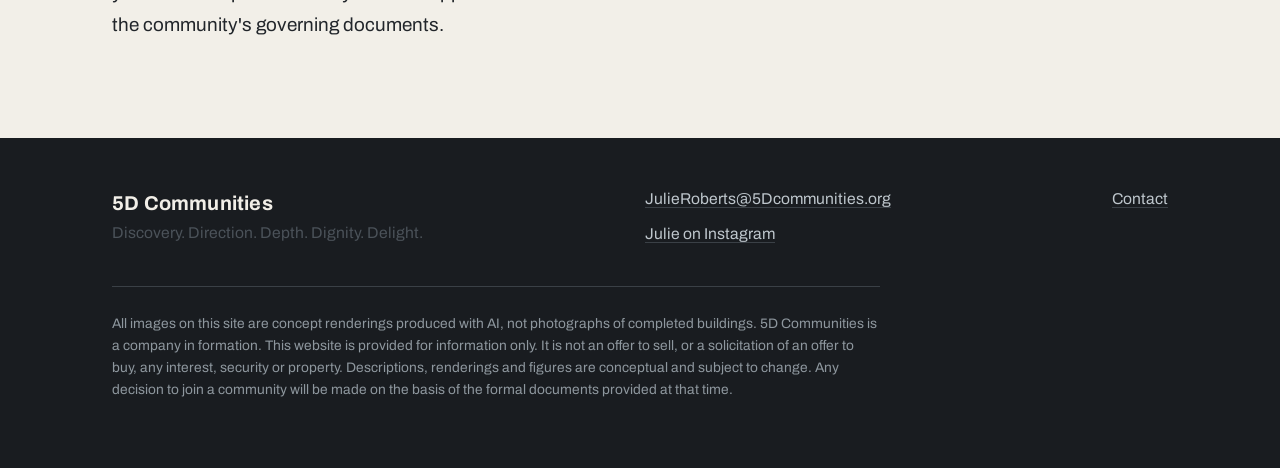
<file: contact.html>
<!DOCTYPE html>
<html lang="en">
<head>
<meta charset="utf-8">
<meta name="viewport" content="width=device-width, initial-scale=1">
<title>Contact | 5D Communities</title>
<meta name="description" content="Inquiry form for future residents, family and press. We reply personally.">
<link rel="canonical" href="https://5dcommunities.org/contact.html">
<meta property="og:site_name" content="5D Communities">
<meta property="og:title" content="Contact | 5D Communities">
<meta property="og:description" content="Inquiry form for future residents, family and press. We reply personally.">
<meta property="og:type" content="website">
<meta property="og:url" content="https://5dcommunities.org/contact.html">
<meta name="twitter:card" content="summary_large_image">
<link rel="preconnect" href="https://fonts.googleapis.com">
<link rel="preconnect" href="https://fonts.gstatic.com" crossorigin>
<link href="https://fonts.googleapis.com/css2?family=Archivo:wght@400;500;600;700&display=swap" rel="stylesheet">
<link rel="stylesheet" href="styles.css">
</head>
<body>
<a class="skip" href="#main">Skip to content</a>

<header class="mast">
  <div class="wrap mast-in">
    <a class="wordmark" href="index.html">5D Communities<span class="place">Independent living, together</span></a>
    <nav class="nav" aria-label="Main">
      <a href="index.html">Home</a>
      <a href="about.html">About</a>
      <a href="dimensions.html">The 5 Dimensions</a>
      <a href="communities.html">Communities</a>
      <a href="design.html">Design</a>
      <a href="residents.html">Residents</a>
      <a href="journal.html">Your Questions, Answered</a>
      <a href="contact.html" class="here" aria-current="page">Contact</a>
    </nav>
  </div>
</header>

<main id="main">

<div class="phead">
  <div class="wrap">
    <h1>Get in touch.</h1>
    <p class="lede">
      Tell us who you are and we will route your note to the right place. We reply personally, and
      nothing you write goes anywhere else.
    </p>
  </div>
</div>

<section class="band-a">
  <div class="wrap split">
    <div>
      <h2>Two kinds of conversation.</h2>
      <div class="sect-intro measure">
        <p>
          <strong>Future residents.</strong> Questions about the communities, the homes, ownership or
          the timeline. Applications are not open yet, and the list hears first when they are.
        </p>
        <p>
          <strong>Press and media.</strong> Interviews, images and background on the project.
        </p>
        <p style="margin-top:2rem">
          Or write directly to <a href="mailto:JulieRoberts@5Dcommunities.org">JulieRoberts@5Dcommunities.org</a>,
          and follow the build on <a href="https://www.instagram.com/dontcallme_julia/" rel="me noopener">Julie’s Instagram</a>.
        </p>
      </div>

      <h2 style="margin-top:3rem;font-size:1.5rem">How it works.</h2>
      <ol style="margin:1.3rem 0 0;padding-left:1.6rem;list-style:decimal;line-height:1.9">
        <li style="list-style:decimal;padding-left:0.4rem">Express interest and apply</li>
        <li style="list-style:decimal;padding-left:0.4rem">Choose your location</li>
        <li style="list-style:decimal;padding-left:0.4rem">Determine the size of your home</li>
        <li style="list-style:decimal;padding-left:0.4rem">Transfer funds into escrow</li>
        <li style="list-style:decimal;padding-left:0.4rem">Receive your ownership in the LLC</li>
        <li style="list-style:decimal;padding-left:0.4rem">Land acquisition begins</li>
        <li style="list-style:decimal;padding-left:0.4rem">Homes are assembled</li>
        <li style="list-style:decimal;padding-left:0.4rem">Move in</li>
        <li style="list-style:decimal;padding-left:0.4rem">Live happily ever after</li>
      </ol>

      <h2 style="margin-top:3rem;font-size:1.5rem">After you move in.</h2>
      <div class="sect-intro measure" style="margin-top:1.3rem">
        <p>
          Each community essentially manages itself, with light input from 5D Communities.
          5D Communities provides ongoing oversight of every community to make sure budgets are
          followed and any major issues are handled.
        </p>
        <p>
          Should you want to sell at some point, you would transfer your ownership to a new buyer
          who is approved under the community's governing documents.
        </p>
      </div>
    </div>
    <div>
      <form name="contact" method="POST" data-netlify="true" netlify-honeypot="bot-field"
            action="/thanks.html" id="contact-form">
        <input type="hidden" name="form-name" value="contact">
        <p class="hidden"><label>Leave this field empty <input name="bot-field"></label></p>
        <div class="field">
          <label for="c-role">I am reaching out as</label>
          <select id="c-role" name="inquiry_type" required>
            <option value="Future resident">A future resident</option>
            <option value="Family member">Family of a future resident</option>
            <option value="Press or media">Press or media</option>
          </select>
        </div>
        <div class="field"><label for="c-name">Your name</label><input id="c-name" type="text" name="name" autocomplete="name" required></div>
        <div class="field"><label for="c-email">Email</label><input id="c-email" type="email" name="email" autocomplete="email" required></div>
        <div class="field"><label for="c-phone">Phone, if you would rather we called</label><input id="c-phone" type="tel" name="phone" autocomplete="tel"></div>
        <div class="field" id="f-where"><label for="c-where">Where are you living now?</label><input id="c-where" type="text" name="location"></div>
        <div class="field" id="f-community"><label for="c-community">Which community interests you?</label>
          <select id="c-community" name="community">
            <option>Phoenix, Arizona</option><option>Colorado</option><option>Kansas</option>
            <option>A future location</option><option>Not sure yet</option>
          </select></div>
        <div class="field" id="f-outlet" hidden><label for="c-outlet">Publication or outlet</label><input id="c-outlet" type="text" name="outlet"></div>
        <div class="field" id="f-deadline" hidden><label for="c-deadline">Deadline, if you have one</label><input id="c-deadline" type="text" name="deadline"></div>
        <div class="field"><label for="c-msg">What would you like to know?</label><textarea id="c-msg" name="message"></textarea></div>
        <button class="btn" type="submit">Send</button>
        <p class="form-foot">You will hear back from us personally.</p>
      </form>
    </div>
  </div>
</section>

<script>
/* Show only the fields that match the kind of inquiry. */
(function(){
  var role = document.getElementById('c-role');
  if(!role) return;
  var groups = {
    resident: ['f-where','f-community'],
    press:    ['f-outlet','f-deadline']
  };
  function show(id, on){
    var el = document.getElementById(id);
    if(el){ el.hidden = !on; }
  }
  function update(){
    var v = role.value;
    var isResident = (v === 'Future resident' || v === 'Family member');
    var isPress = (v === 'Press or media');
    groups.resident.forEach(function(id){ show(id, isResident); });
    groups.press.forEach(function(id){ show(id, isPress); });
  }
  role.addEventListener('change', update);
  update();
})();
</script>

</main>

<footer>
  <div class="wrap">
    <hr class="foot-rule">
    <div class="foot-grid">
      <div>
        <div class="display foot-mark">5D Communities</div>
        <div class="soft">Discovery. Direction. Depth. Dignity. Delight.</div>
      </div>
      <div>
        <div><a href="mailto:JulieRoberts@5Dcommunities.org">JulieRoberts@5Dcommunities.org</a></div>
        <div style="margin-top:0.5rem"><a href="https://www.instagram.com/dontcallme_julia/" rel="me noopener">Julie on Instagram</a></div>
      </div>
      <div>
        <div><a href="contact.html">Contact</a></div>
      </div>
    </div>
    <p class="legal">
      All images on this site are concept renderings produced with AI, not photographs of completed
      buildings. 5D Communities is a company in formation. This website is provided for information only. It is
      not an offer to sell, or a solicitation of an offer to buy, any interest, security or property.
      Descriptions, renderings and figures are conceptual and subject to change. Any decision to join
      a community will be made on the basis of the formal documents provided at that time.
    </p>
  </div>
</footer>
</body>
</html>
</file>
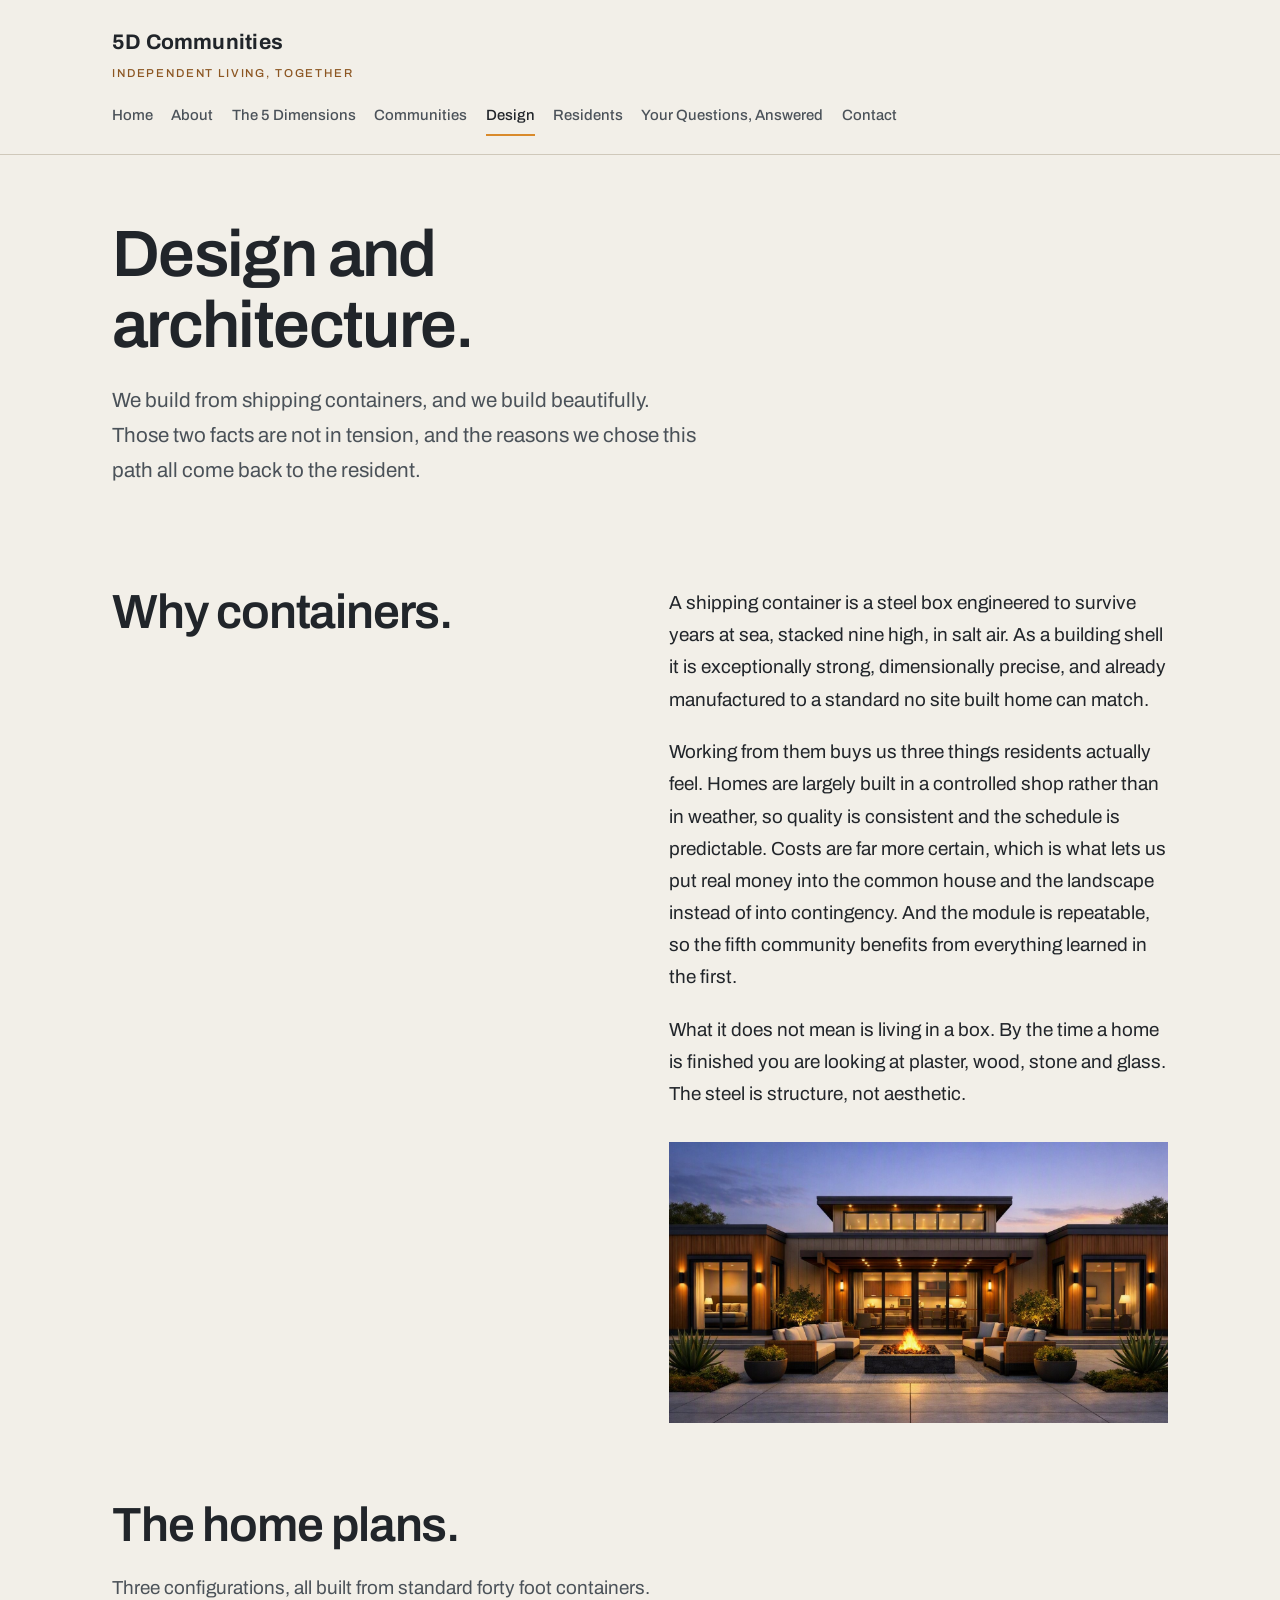
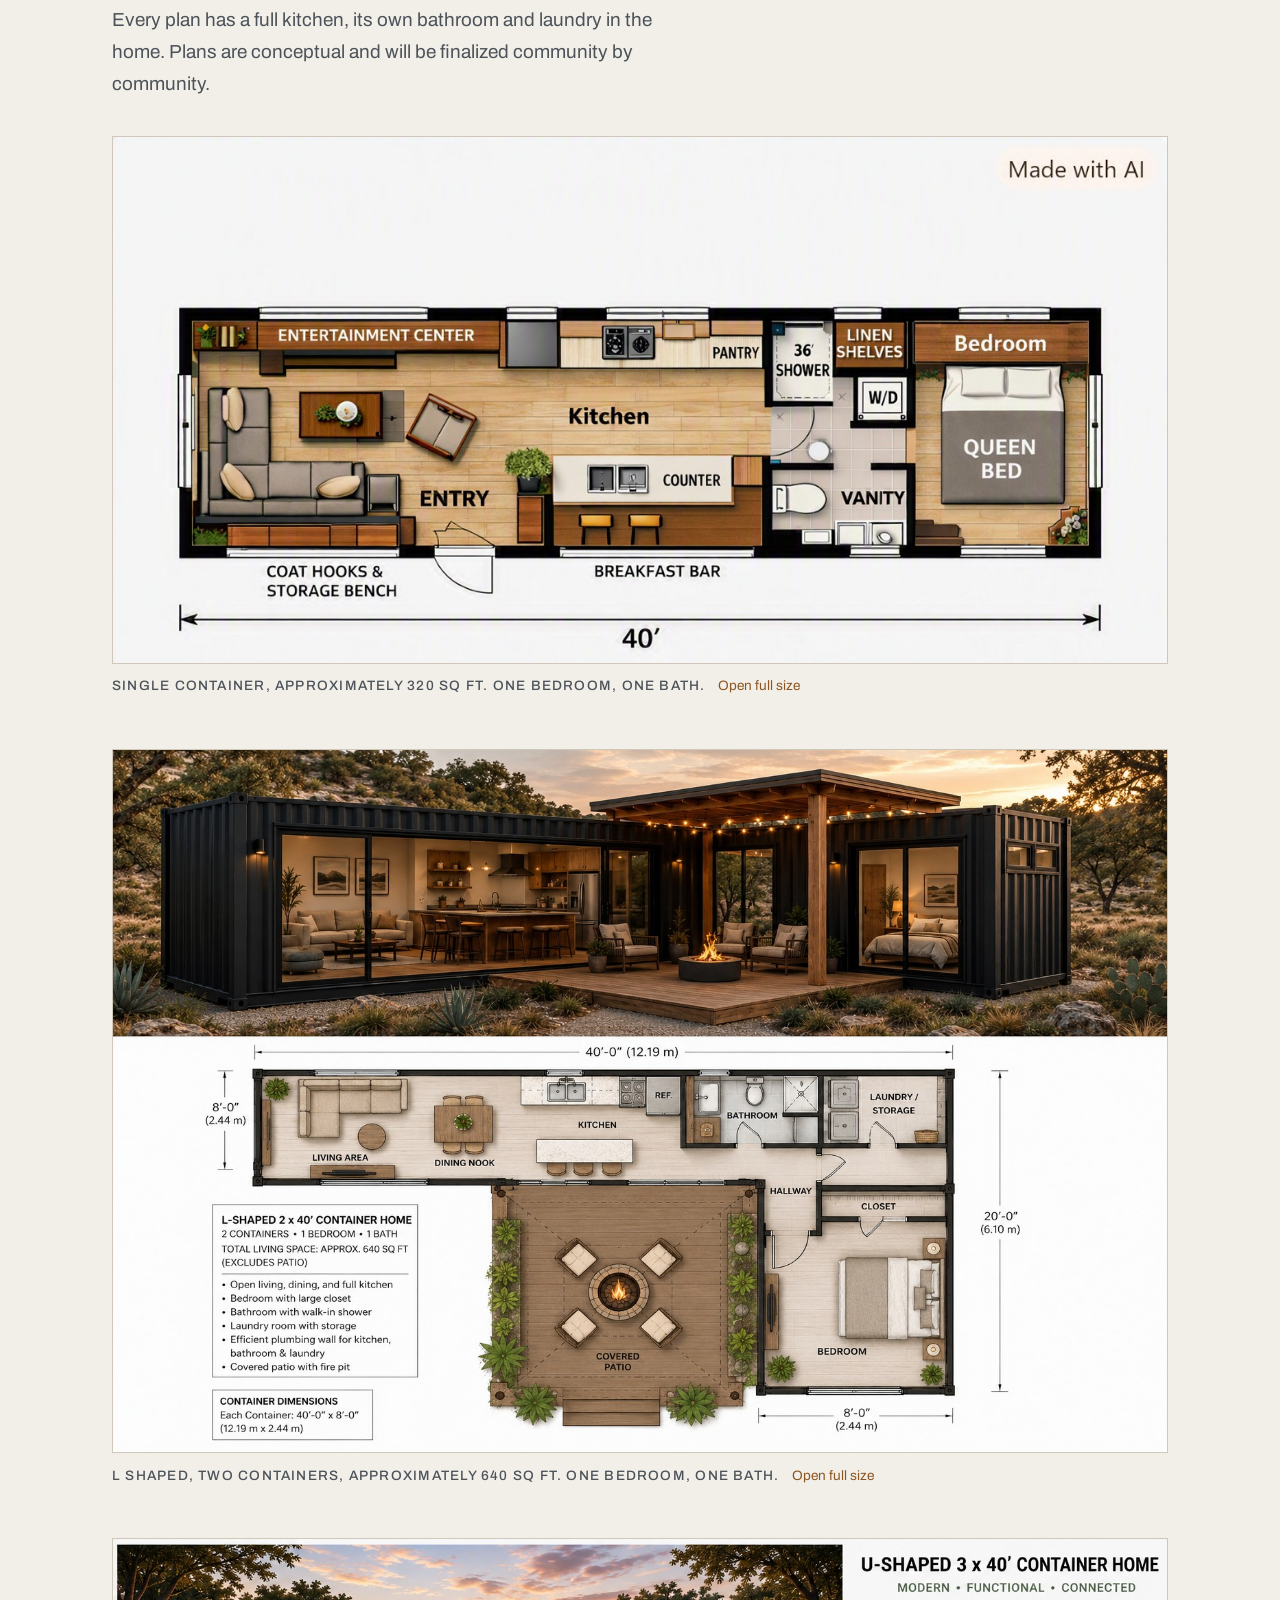
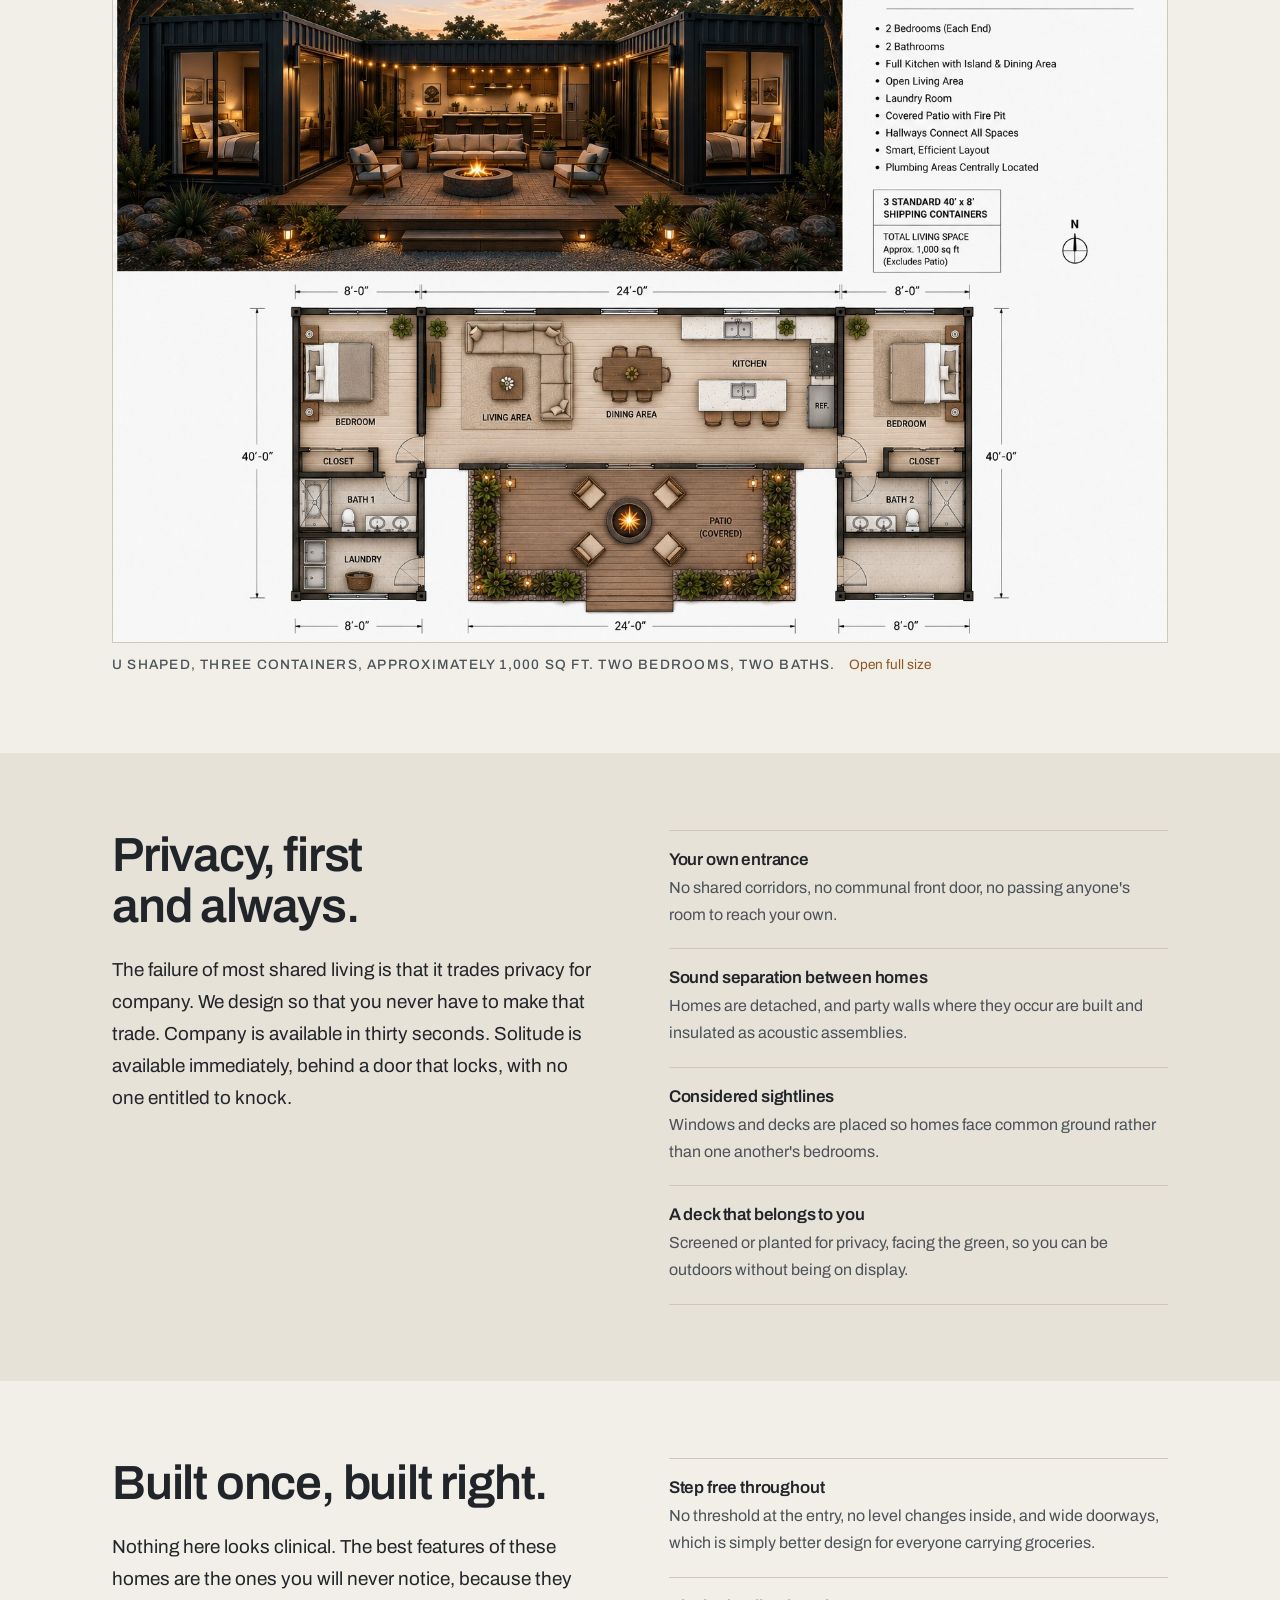
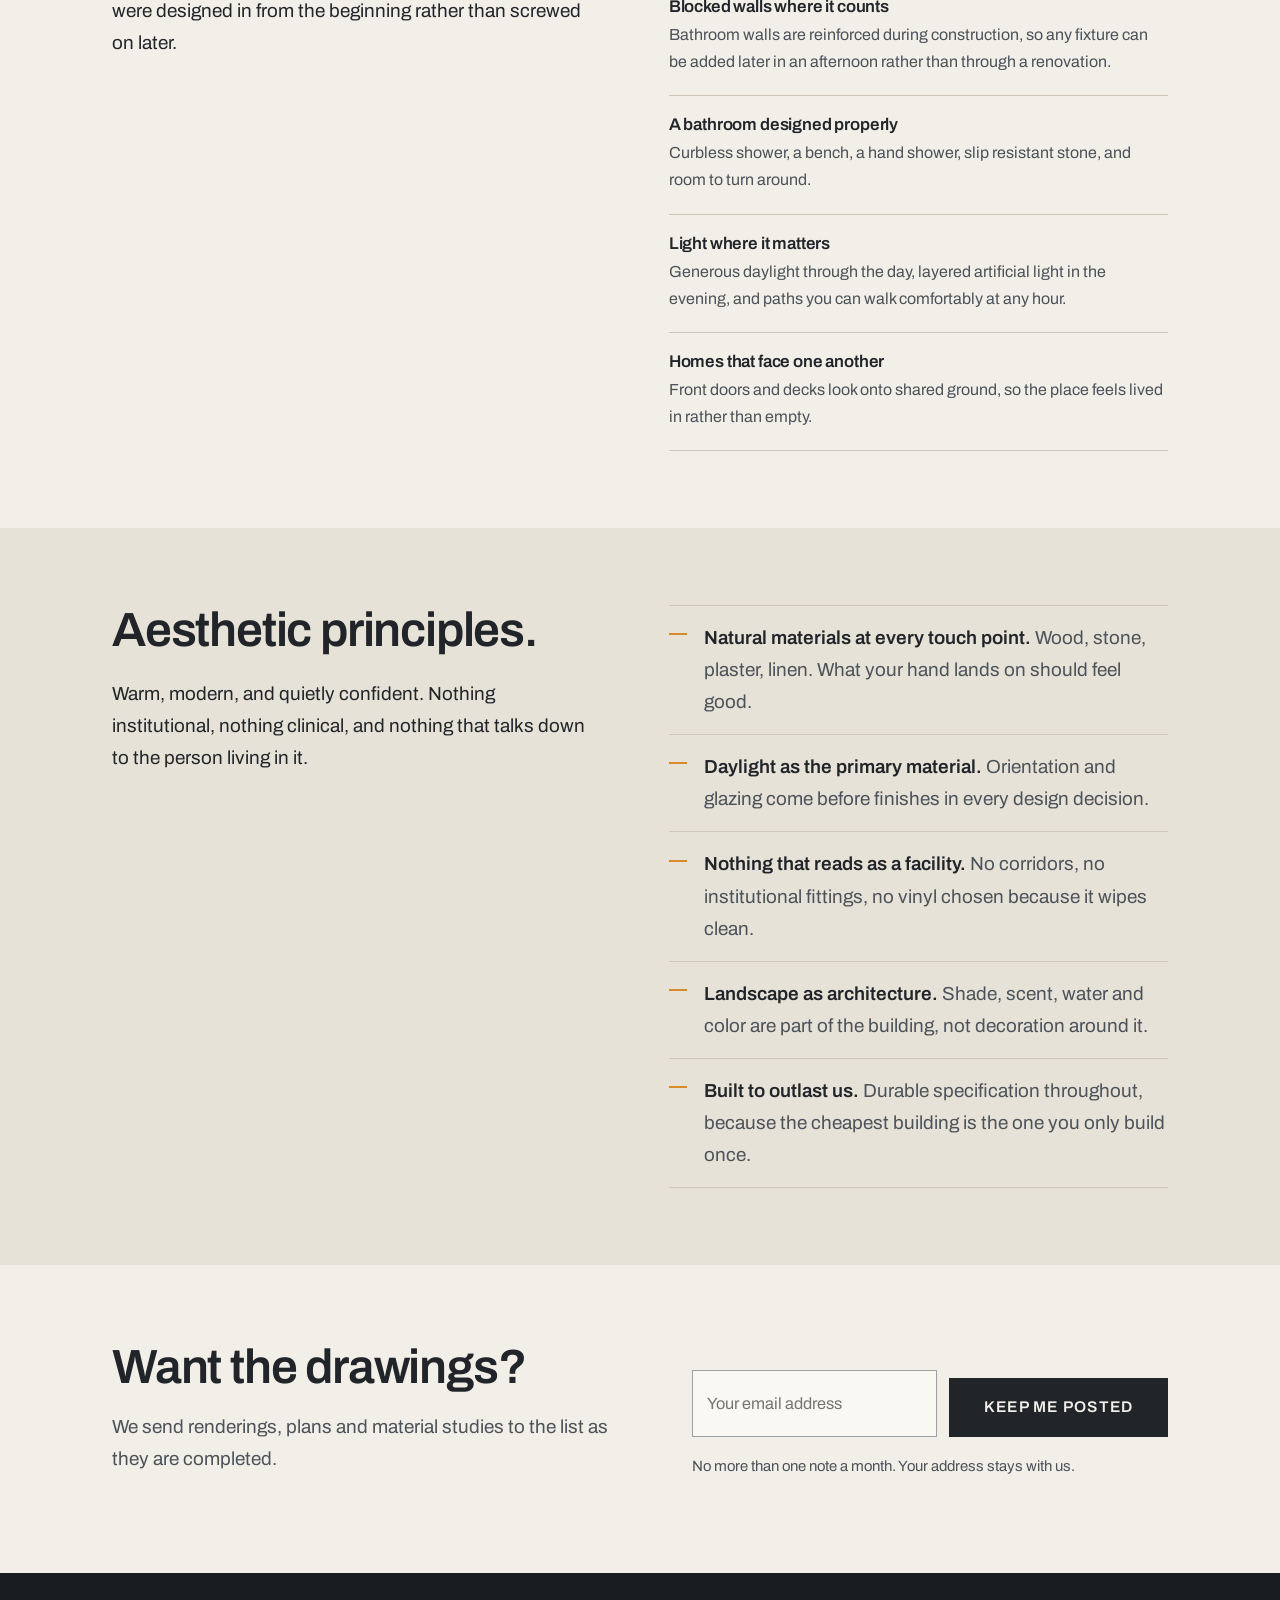
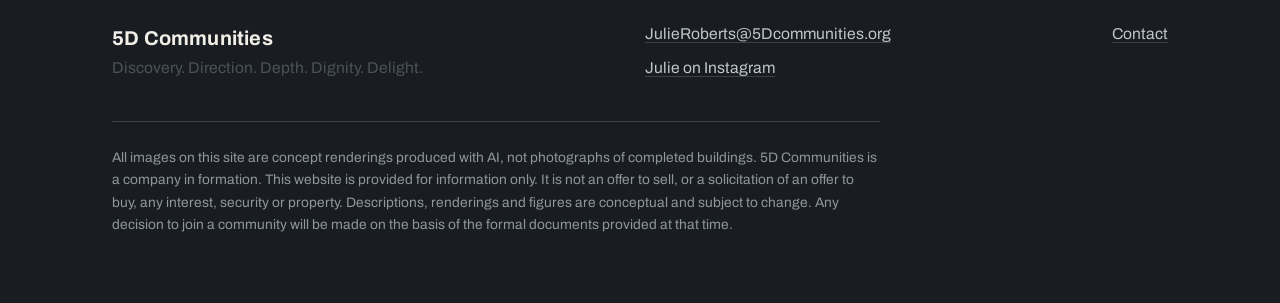
<file: design.html>
<!DOCTYPE html>
<html lang="en">
<head>
<meta charset="utf-8">
<meta name="viewport" content="width=device-width, initial-scale=1">
<title>Design and Architecture | 5D Communities</title>
<meta name="description" content="Container home philosophy, privacy, and the aesthetic principles behind every 5D home.">
<link rel="canonical" href="https://5dcommunities.org/design.html">
<meta property="og:site_name" content="5D Communities">
<meta property="og:title" content="Design and Architecture | 5D Communities">
<meta property="og:description" content="Container home philosophy, privacy, and the aesthetic principles behind every 5D home.">
<meta property="og:type" content="website">
<meta property="og:url" content="https://5dcommunities.org/design.html">
<meta name="twitter:card" content="summary_large_image">
<link rel="preconnect" href="https://fonts.googleapis.com">
<link rel="preconnect" href="https://fonts.gstatic.com" crossorigin>
<link href="https://fonts.googleapis.com/css2?family=Archivo:wght@400;500;600;700&display=swap" rel="stylesheet">
<link rel="stylesheet" href="styles.css">
</head>
<body>
<a class="skip" href="#main">Skip to content</a>

<header class="mast">
  <div class="wrap mast-in">
    <a class="wordmark" href="index.html">5D Communities<span class="place">Independent living, together</span></a>
    <nav class="nav" aria-label="Main">
      <a href="index.html">Home</a>
      <a href="about.html">About</a>
      <a href="dimensions.html">The 5 Dimensions</a>
      <a href="communities.html">Communities</a>
      <a href="design.html" class="here" aria-current="page">Design</a>
      <a href="residents.html">Residents</a>
      <a href="journal.html">Your Questions, Answered</a>
      <a href="contact.html">Contact</a>
    </nav>
  </div>
</header>

<main id="main">

<div class="phead">
  <div class="wrap">
    <h1>Design and architecture.</h1>
    <p class="lede">
      We build from shipping containers, and we build beautifully. Those two facts are not in tension,
      and the reasons we chose this path all come back to the resident.
    </p>
  </div>
</div>

<section class="band-a">
  <div class="wrap split sticky-left">
    <div><h2>Why containers.</h2></div>
    <div class="measure">
      <p>
        A shipping container is a steel box engineered to survive years at sea, stacked nine high,
        in salt air. As a building shell it is exceptionally strong, dimensionally precise, and
        already manufactured to a standard no site built home can match.
      </p>
      <p>
        Working from them buys us three things residents actually feel. Homes are largely built in a
        controlled shop rather than in weather, so quality is consistent and the schedule is
        predictable. Costs are far more certain, which is what lets us put real money into the common
        house and the landscape instead of into contingency. And the module is repeatable, so the
        fifth community benefits from everything learned in the first.
      </p>
      <p>
        What it does not mean is living in a box. By the time a home is finished you are looking at
        plaster, wood, stone and glass. The steel is structure, not aesthetic.
      </p>
      <figure class="fig-wide"><img src="common-house-evening.jpg" alt="Exterior at dusk showing warm wood cladding, deep overhangs, glazing and a stone fire pit" loading="lazy" decoding="async"></figure>
    </div>
  </div>
</section>

<section class="band-a" style="padding-top:0">
  <div class="wrap">
    <h2>The home plans.</h2>
    <p class="sect-intro measure soft">
      Three configurations, all built from standard forty foot containers. Every plan has a full
      kitchen, its own bathroom and laundry in the home. Plans are conceptual and will be finalized
      community by community.
    </p>
    <div class="plans">
      <figure><a href="plan-single.jpg" target="_blank" rel="noopener"><img src="plan-single.jpg" alt="Single forty foot container home: entry with coat hooks and storage bench, living area with entertainment center, kitchen with breakfast bar and pantry, bathroom with a shower and washer dryer, and a bedroom with a queen bed, approximately 320 square feet" loading="lazy" decoding="async"></a><figcaption>Single container, approximately 320 sq ft. One bedroom, one bath. <span class="zoom">Open full size</span></figcaption></figure>
      <figure><a href="plan-l-shaped.jpg" target="_blank" rel="noopener"><img src="plan-l-shaped.jpg" alt="L shaped home made from two forty foot containers: open living, dining, kitchen, one bedroom, one bathroom, laundry and a covered patio with fire pit, approximately 640 square feet" loading="lazy" decoding="async"></a><figcaption>L shaped, two containers, approximately 640 sq ft. One bedroom, one bath. <span class="zoom">Open full size</span></figcaption></figure>
      <figure><a href="plan-u-shaped.jpg" target="_blank" rel="noopener"><img src="plan-u-shaped.jpg" alt="U shaped home made from three forty foot containers: two bedrooms at each end, two bathrooms, kitchen with island, dining and living area, laundry, and a covered patio with fire pit, approximately 1,000 square feet" loading="lazy" decoding="async"></a><figcaption>U shaped, three containers, approximately 1,000 sq ft. Two bedrooms, two baths. <span class="zoom">Open full size</span></figcaption></figure>
    </div>
  </div>
</section>

<section class="band-b">
  <div class="wrap split">
    <div>
      <h2>Privacy, first and always.</h2>
      <div class="sect-intro measure">
        <p>
          The failure of most shared living is that it trades privacy for company. We design so that
          you never have to make that trade. Company is available in thirty seconds. Solitude is
          available immediately, behind a door that locks, with no one entitled to knock.
        </p>
      </div>
    </div>
    <div>
      <ul class="entries">
        <li><h3>Your own entrance</h3><p>No shared corridors, no communal front door, no passing anyone's room to reach your own.</p></li>
        <li><h3>Sound separation between homes</h3><p>Homes are detached, and party walls where they occur are built and insulated as acoustic assemblies.</p></li>
        <li><h3>Considered sightlines</h3><p>Windows and decks are placed so homes face common ground rather than one another's bedrooms.</p></li>
        <li><h3>A deck that belongs to you</h3><p>Screened or planted for privacy, facing the green, so you can be outdoors without being on display.</p></li>
      </ul>
    </div>
  </div>
</section>

<section class="band-a">
  <div class="wrap split">
    <div>
      <h2>Built once, built right.</h2>
      <div class="sect-intro measure">
        <p>
          Nothing here looks clinical. The best features of these homes are the ones you will never
          notice, because they were designed in from the beginning rather than screwed on later.
        </p>
      </div>
    </div>
    <div>
      <ul class="entries">
        <li><h3>Step free throughout</h3><p>No threshold at the entry, no level changes inside, and wide doorways, which is simply better design for everyone carrying groceries.</p></li>
        <li><h3>Blocked walls where it counts</h3><p>Bathroom walls are reinforced during construction, so any fixture can be added later in an afternoon rather than through a renovation.</p></li>
        <li><h3>A bathroom designed properly</h3><p>Curbless shower, a bench, a hand shower, slip resistant stone, and room to turn around.</p></li>
        <li><h3>Light where it matters</h3><p>Generous daylight through the day, layered artificial light in the evening, and paths you can walk comfortably at any hour.</p></li>
        <li><h3>Homes that face one another</h3><p>Front doors and decks look onto shared ground, so the place feels lived in rather than empty.</p></li>
      </ul>
    </div>
  </div>
</section>

<section class="band-b">
  <div class="wrap split">
    <div>
      <h2>Aesthetic principles.</h2>
      <div class="sect-intro measure">
        <p>
          Warm, modern, and quietly confident. Nothing institutional, nothing clinical, and nothing
          that talks down to the person living in it.
        </p>
      </div>
    </div>
    <div>
      <ul class="isnt">
        <li><strong>Natural materials at every touch point.</strong> Wood, stone, plaster, linen. What your hand lands on should feel good.</li>
        <li><strong>Daylight as the primary material.</strong> Orientation and glazing come before finishes in every design decision.</li>
        <li><strong>Nothing that reads as a facility.</strong> No corridors, no institutional fittings, no vinyl chosen because it wipes clean.</li>
        <li><strong>Landscape as architecture.</strong> Shade, scent, water and color are part of the building, not decoration around it.</li>
        <li><strong>Built to outlast us.</strong> Durable specification throughout, because the cheapest building is the one you only build once.</li>
      </ul>
    </div>
  </div>
</section>

<section class="signup">
  <div class="wrap row">
    <div>
      <h2>Want the drawings?</h2>
      <p class="soft" style="margin-top:1.1rem;max-width:34rem">We send renderings, plans and material studies to the list as they are completed.</p>
    </div>
    <div>
      <form class="inline-form" name="newsletter" method="POST"
            data-netlify="true" netlify-honeypot="bot-field" action="/thanks.html">
        <input type="hidden" name="form-name" value="newsletter">
        <input type="hidden" name="source" value="design">
        <p class="hidden"><label>Leave this field empty <input name="bot-field"></label></p>
        <label class="hidden" for="su-email">Email address</label>
        <input id="su-email" type="email" name="email" placeholder="Your email address" autocomplete="email" required>
        <button class="btn" type="submit">Keep me posted</button>
      </form>
      <p class="form-foot">No more than one note a month. Your address stays with us.</p>
    </div>
  </div>
</section>

</main>

<footer>
  <div class="wrap">
    <hr class="foot-rule">
    <div class="foot-grid">
      <div>
        <div class="display foot-mark">5D Communities</div>
        <div class="soft">Discovery. Direction. Depth. Dignity. Delight.</div>
      </div>
      <div>
        <div><a href="mailto:JulieRoberts@5Dcommunities.org">JulieRoberts@5Dcommunities.org</a></div>
        <div style="margin-top:0.5rem"><a href="https://www.instagram.com/dontcallme_julia/" rel="me noopener">Julie on Instagram</a></div>
      </div>
      <div>
        <div><a href="contact.html">Contact</a></div>
      </div>
    </div>
    <p class="legal">
      All images on this site are concept renderings produced with AI, not photographs of completed
      buildings. 5D Communities is a company in formation. This website is provided for information only. It is
      not an offer to sell, or a solicitation of an offer to buy, any interest, security or property.
      Descriptions, renderings and figures are conceptual and subject to change. Any decision to join
      a community will be made on the basis of the formal documents provided at that time.
    </p>
  </div>
</footer>
</body>
</html>
</file>
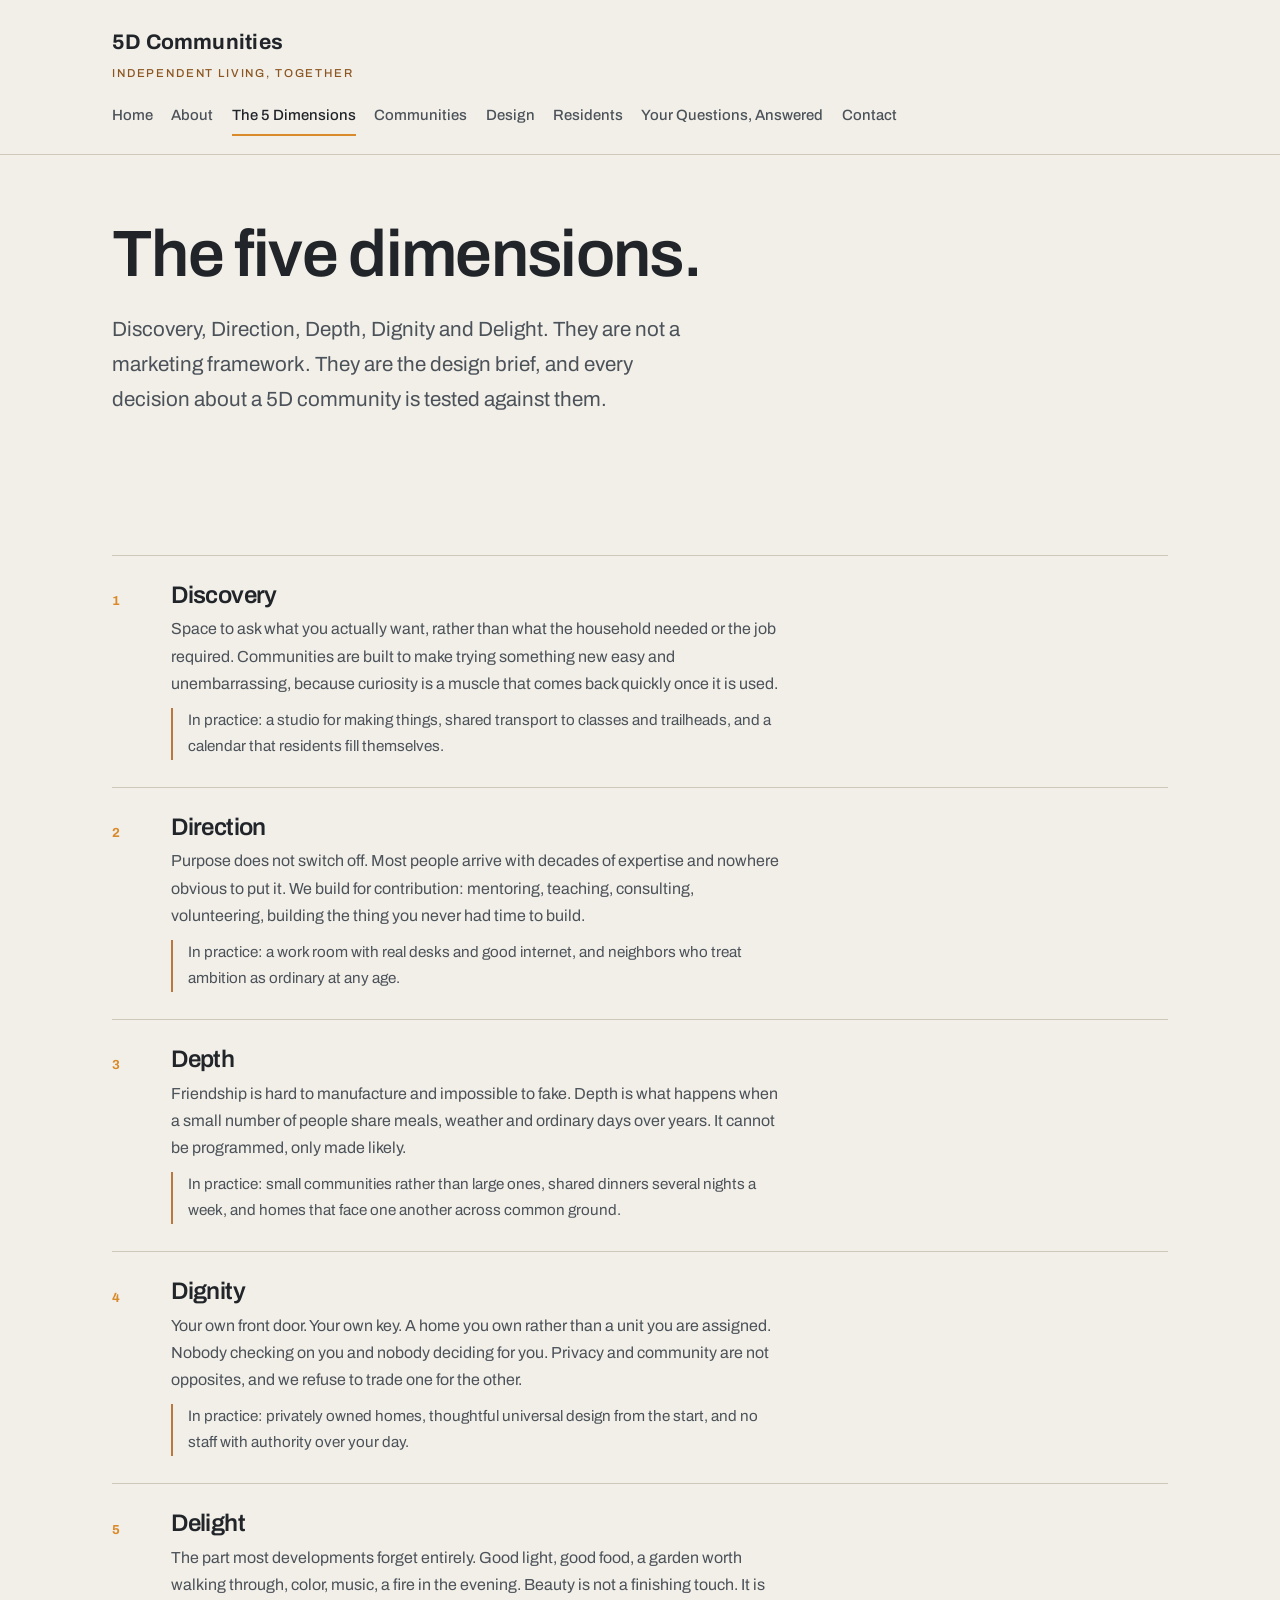
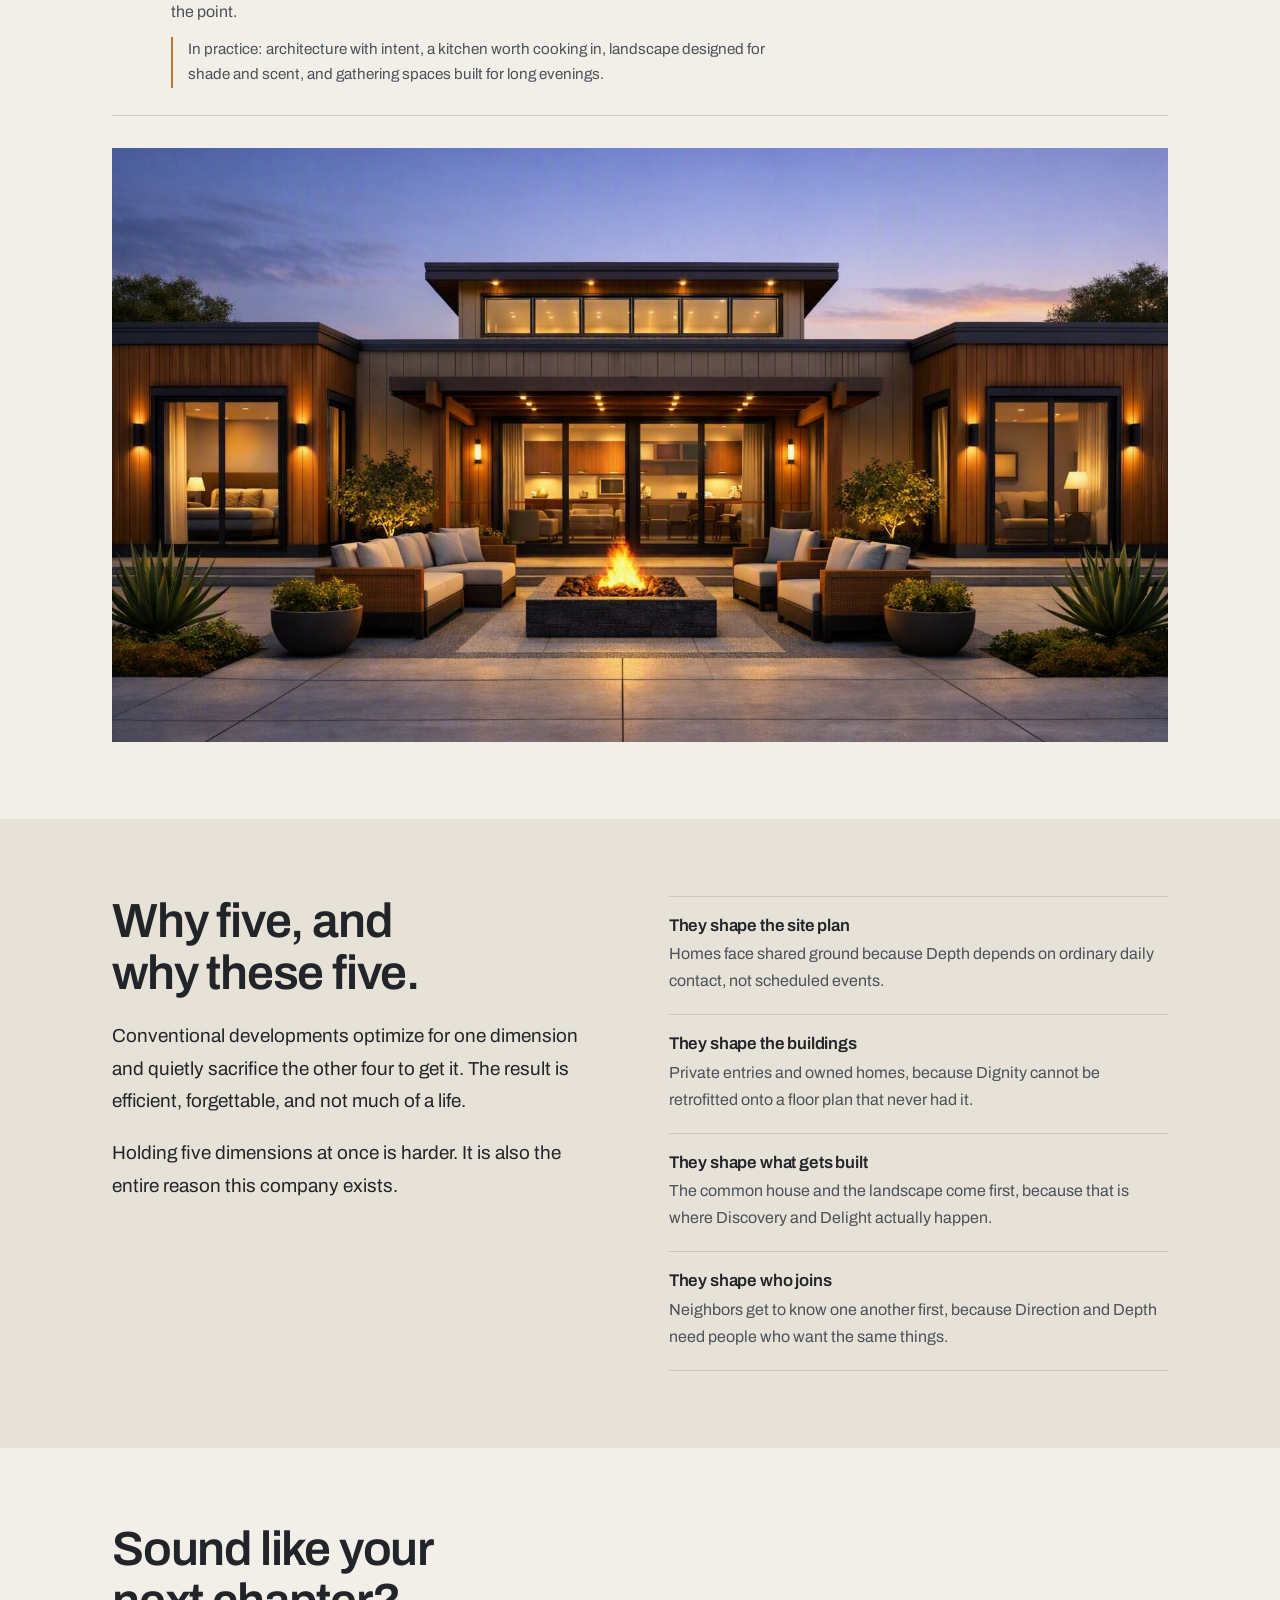
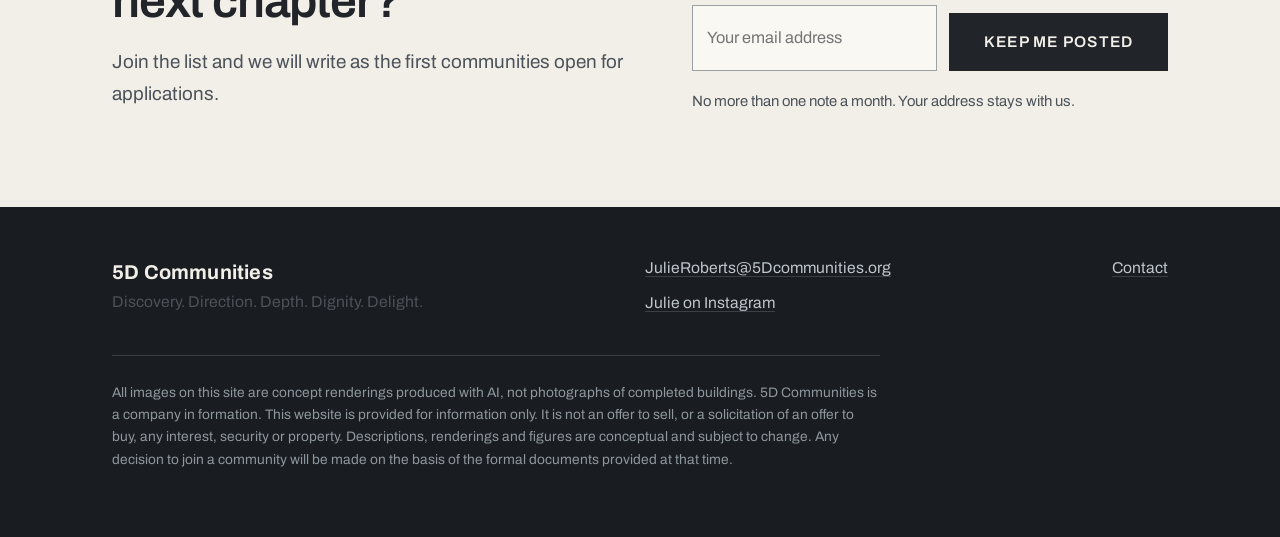
<file: dimensions.html>
<!DOCTYPE html>
<html lang="en">
<head>
<meta charset="utf-8">
<meta name="viewport" content="width=device-width, initial-scale=1">
<title>The 5 Dimensions | 5D Communities</title>
<meta name="description" content="Discovery, Direction, Depth, Dignity and Delight: the design brief behind every 5D community.">
<link rel="canonical" href="https://5dcommunities.org/dimensions.html">
<meta property="og:site_name" content="5D Communities">
<meta property="og:title" content="The 5 Dimensions | 5D Communities">
<meta property="og:description" content="Discovery, Direction, Depth, Dignity and Delight: the design brief behind every 5D community.">
<meta property="og:type" content="website">
<meta property="og:url" content="https://5dcommunities.org/dimensions.html">
<meta name="twitter:card" content="summary_large_image">
<link rel="preconnect" href="https://fonts.googleapis.com">
<link rel="preconnect" href="https://fonts.gstatic.com" crossorigin>
<link href="https://fonts.googleapis.com/css2?family=Archivo:wght@400;500;600;700&display=swap" rel="stylesheet">
<link rel="stylesheet" href="styles.css">
</head>
<body>
<a class="skip" href="#main">Skip to content</a>

<header class="mast">
  <div class="wrap mast-in">
    <a class="wordmark" href="index.html">5D Communities<span class="place">Independent living, together</span></a>
    <nav class="nav" aria-label="Main">
      <a href="index.html">Home</a>
      <a href="about.html">About</a>
      <a href="dimensions.html" class="here" aria-current="page">The 5 Dimensions</a>
      <a href="communities.html">Communities</a>
      <a href="design.html">Design</a>
      <a href="residents.html">Residents</a>
      <a href="journal.html">Your Questions, Answered</a>
      <a href="contact.html">Contact</a>
    </nav>
  </div>
</header>

<main id="main">

<div class="phead">
  <div class="wrap">
    <h1>The five dimensions.</h1>
    <p class="lede">
      Discovery, Direction, Depth, Dignity and Delight. They are not a marketing framework. They are
      the design brief, and every decision about a 5D community is tested against them.
    </p>
  </div>
</div>

<section class="band-a">
  <div class="wrap">
    <ul class="dims">
  <li><span class="mark">1</span><div><h3>Discovery</h3><p>Space to ask what you actually want, rather than what the household needed or the job required. Communities are built to make trying something new easy and unembarrassing, because curiosity is a muscle that comes back quickly once it is used.</p><p class="applied">In practice: a studio for making things, shared transport to classes and trailheads, and a calendar that residents fill themselves.</p></div></li>
  <li><span class="mark">2</span><div><h3>Direction</h3><p>Purpose does not switch off. Most people arrive with decades of expertise and nowhere obvious to put it. We build for contribution: mentoring, teaching, consulting, volunteering, building the thing you never had time to build.</p><p class="applied">In practice: a work room with real desks and good internet, and neighbors who treat ambition as ordinary at any age.</p></div></li>
  <li><span class="mark">3</span><div><h3>Depth</h3><p>Friendship is hard to manufacture and impossible to fake. Depth is what happens when a small number of people share meals, weather and ordinary days over years. It cannot be programmed, only made likely.</p><p class="applied">In practice: small communities rather than large ones, shared dinners several nights a week, and homes that face one another across common ground.</p></div></li>
  <li><span class="mark">4</span><div><h3>Dignity</h3><p>Your own front door. Your own key. A home you own rather than a unit you are assigned. Nobody checking on you and nobody deciding for you. Privacy and community are not opposites, and we refuse to trade one for the other.</p><p class="applied">In practice: privately owned homes, thoughtful universal design from the start, and no staff with authority over your day.</p></div></li>
  <li><span class="mark">5</span><div><h3>Delight</h3><p>The part most developments forget entirely. Good light, good food, a garden worth walking through, color, music, a fire in the evening. Beauty is not a finishing touch. It is the point.</p><p class="applied">In practice: architecture with intent, a kitchen worth cooking in, landscape designed for shade and scent, and gathering spaces built for long evenings.</p></div></li>
</ul>
    <figure class="fig-wide"><img src="common-house-evening.jpg" alt="The common house lit at dusk, with a fire pit and seating on the terrace outside" loading="lazy" decoding="async"></figure>
  </div>
</section>

<section class="band-b">
  <div class="wrap split">
    <div>
      <h2>Why five, and why these five.</h2>
      <div class="sect-intro measure">
        <p>
          Conventional developments optimize for one dimension and quietly sacrifice the other four
          to get it. The result is efficient, forgettable, and not
          much of a life.
        </p>
        <p>
          Holding five dimensions at once is harder. It is also the entire reason this company exists.
        </p>
      </div>
    </div>
    <div>
      <ul class="entries">
        <li><h3>They shape the site plan</h3><p>Homes face shared ground because Depth depends on ordinary daily contact, not scheduled events.</p></li>
        <li><h3>They shape the buildings</h3><p>Private entries and owned homes, because Dignity cannot be retrofitted onto a floor plan that never had it.</p></li>
        <li><h3>They shape what gets built</h3><p>The common house and the landscape come first, because that is where Discovery and Delight actually happen.</p></li>
        <li><h3>They shape who joins</h3><p>Neighbors get to know one another first, because Direction and Depth need people who want the same things.</p></li>
      </ul>
    </div>
  </div>
</section>

<section class="signup">
  <div class="wrap row">
    <div>
      <h2>Sound like your next chapter?</h2>
      <p class="soft" style="margin-top:1.1rem;max-width:34rem">Join the list and we will write as the first communities open for applications.</p>
    </div>
    <div>
      <form class="inline-form" name="newsletter" method="POST"
            data-netlify="true" netlify-honeypot="bot-field" action="/thanks.html">
        <input type="hidden" name="form-name" value="newsletter">
        <input type="hidden" name="source" value="dimensions">
        <p class="hidden"><label>Leave this field empty <input name="bot-field"></label></p>
        <label class="hidden" for="su-email">Email address</label>
        <input id="su-email" type="email" name="email" placeholder="Your email address" autocomplete="email" required>
        <button class="btn" type="submit">Keep me posted</button>
      </form>
      <p class="form-foot">No more than one note a month. Your address stays with us.</p>
    </div>
  </div>
</section>

</main>

<footer>
  <div class="wrap">
    <hr class="foot-rule">
    <div class="foot-grid">
      <div>
        <div class="display foot-mark">5D Communities</div>
        <div class="soft">Discovery. Direction. Depth. Dignity. Delight.</div>
      </div>
      <div>
        <div><a href="mailto:JulieRoberts@5Dcommunities.org">JulieRoberts@5Dcommunities.org</a></div>
        <div style="margin-top:0.5rem"><a href="https://www.instagram.com/dontcallme_julia/" rel="me noopener">Julie on Instagram</a></div>
      </div>
      <div>
        <div><a href="contact.html">Contact</a></div>
      </div>
    </div>
    <p class="legal">
      All images on this site are concept renderings produced with AI, not photographs of completed
      buildings. 5D Communities is a company in formation. This website is provided for information only. It is
      not an offer to sell, or a solicitation of an offer to buy, any interest, security or property.
      Descriptions, renderings and figures are conceptual and subject to change. Any decision to join
      a community will be made on the basis of the formal documents provided at that time.
    </p>
  </div>
</footer>
</body>
</html>
</file>
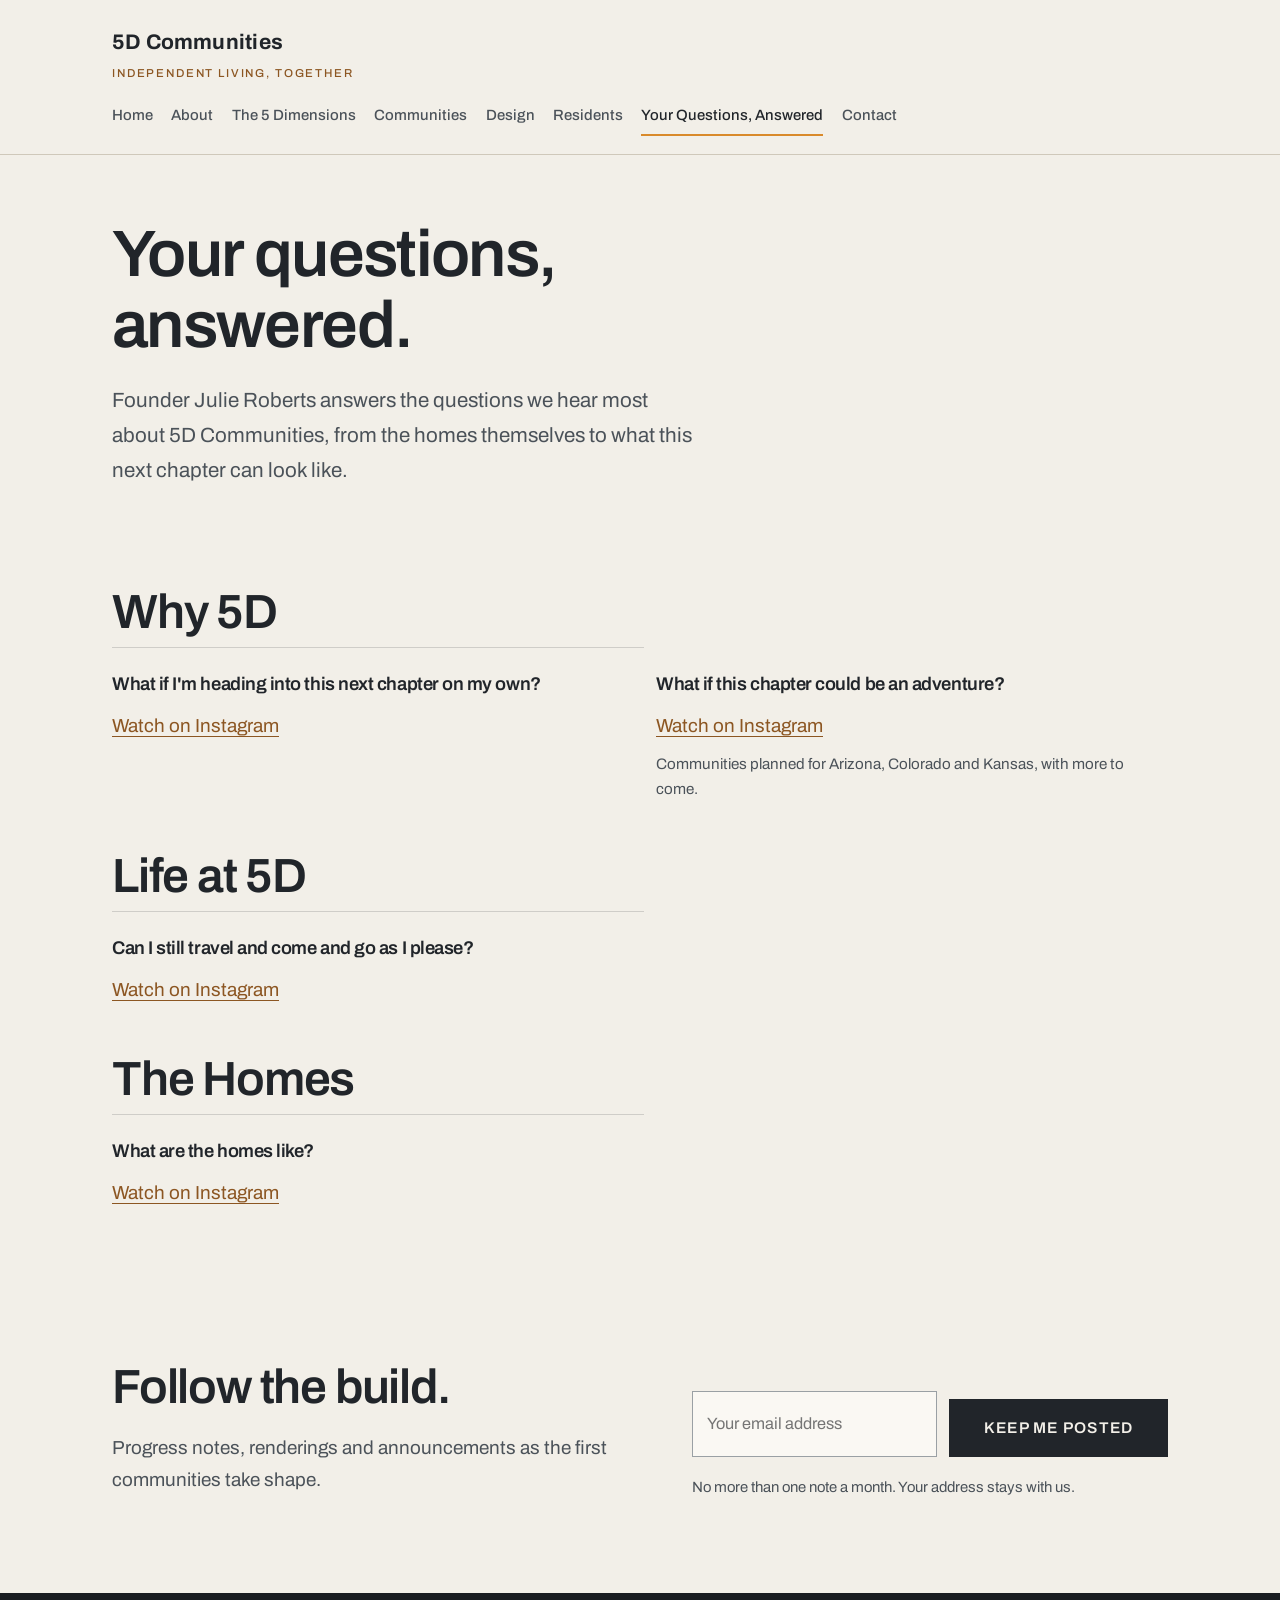
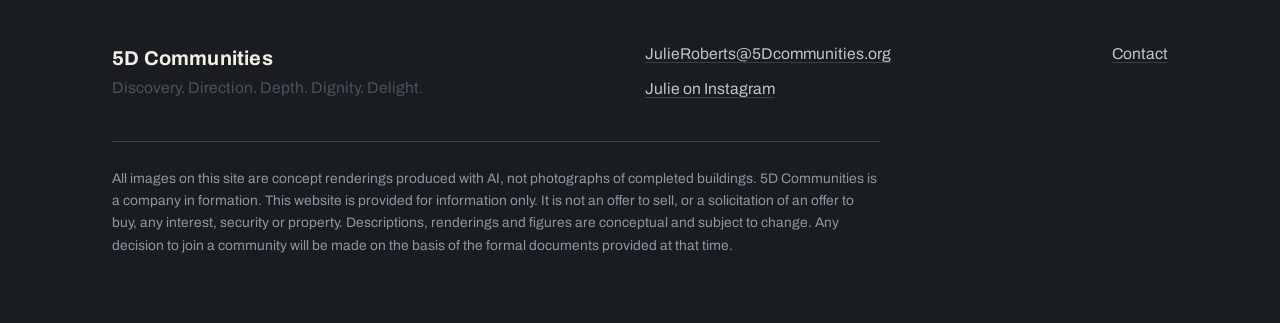
<file: journal.html>
<!DOCTYPE html>
<html lang="en">
<head>
<meta charset="utf-8">
<meta name="viewport" content="width=device-width, initial-scale=1">
<title>Your Questions, Answered | 5D Communities</title>
<meta name="description" content="Founder Julie Roberts answers the questions we hear most about 5D Communities.">
<link rel="canonical" href="https://5dcommunities.org/journal.html">
<meta property="og:site_name" content="5D Communities">
<meta property="og:title" content="Your Questions, Answered | 5D Communities">
<meta property="og:description" content="Founder Julie Roberts answers the questions we hear most about 5D Communities.">
<meta property="og:type" content="website">
<meta property="og:url" content="https://5dcommunities.org/journal.html">
<meta name="twitter:card" content="summary_large_image">
<link rel="preconnect" href="https://fonts.googleapis.com">
<link rel="preconnect" href="https://fonts.gstatic.com" crossorigin>
<link href="https://fonts.googleapis.com/css2?family=Archivo:wght@400;500;600;700&display=swap" rel="stylesheet">
<link rel="stylesheet" href="styles.css">
<style>
  .yqa-category { margin-top: 3rem; }
  .yqa-category:first-child { margin-top: 0; }
  .yqa-category h2 {
    margin-bottom: 1.5rem;
    padding-bottom: 0.5rem;
    border-bottom: 1px solid currentColor;
    border-bottom-color: rgba(127, 127, 127, 0.3);
  }
  .yqa-grid {
    display: grid;
    grid-template-columns: repeat(auto-fill, minmax(min(100%, 340px), 1fr));
    gap: 2rem;
    align-items: start;
  }
  .yqa-card h3 {
    margin: 0 0 0.75rem;
    font-size: 1.15rem;
    line-height: 1.4;
  }
  .yqa-note {
    margin: 0.6rem 0 0;
    font-size: 0.95rem;
  }
  .yqa-card .instagram-media {
    margin: 0 !important;
    min-width: 0 !important;
    width: 100% !important;
    max-width: 100% !important;
  }
</style>
</head>
<body>
<a class="skip" href="#main">Skip to content</a>

<header class="mast">
  <div class="wrap mast-in">
    <a class="wordmark" href="index.html">5D Communities<span class="place">Independent living, together</span></a>
    <nav class="nav" aria-label="Main">
      <a href="index.html">Home</a>
      <a href="about.html">About</a>
      <a href="dimensions.html">The 5 Dimensions</a>
      <a href="communities.html">Communities</a>
      <a href="design.html">Design</a>
      <a href="residents.html">Residents</a>
      <a href="journal.html" class="here" aria-current="page">Your Questions, Answered</a>
      <a href="contact.html">Contact</a>
    </nav>
  </div>
</header>

<main id="main">

<div class="phead">
  <div class="wrap">
    <h1>Your questions, answered.</h1>
    <p class="lede">
      Founder Julie Roberts answers the questions we hear most about 5D Communities, from the
      homes themselves to what this next chapter can look like.
    </p>
  </div>
</div>

<section class="band-a">
  <div class="wrap">

    <!-- CATEGORY: WHY 5D -->
    <div class="yqa-category">
      <h2>Why 5D</h2>
      <div class="yqa-grid">

        <div class="yqa-card">
          <h3>What if I'm heading into this next chapter on my own?</h3>
          <blockquote class="instagram-media" data-instgrm-permalink="https://www.instagram.com/p/Dd4Vv_UvwA9/" data-instgrm-version="14">
            <a href="https://www.instagram.com/p/Dd4Vv_UvwA9/" target="_blank" rel="noopener">Watch on Instagram</a>
          </blockquote>
        </div>

        <div class="yqa-card">
          <h3>What if this chapter could be an adventure?</h3>
          <blockquote class="instagram-media" data-instgrm-permalink="https://www.instagram.com/p/DdjidnPiN_6/" data-instgrm-version="14">
            <a href="https://www.instagram.com/p/DdjidnPiN_6/" target="_blank" rel="noopener">Watch on Instagram</a>
          </blockquote>
          <p class="yqa-note soft">Communities planned for Arizona, Colorado and Kansas, with more to come.</p>
        </div>

      </div>
    </div>

    <!-- CATEGORY: LIFE AT 5D -->
    <div class="yqa-category">
      <h2>Life at 5D</h2>
      <div class="yqa-grid">

        <div class="yqa-card">
          <h3>Can I still travel and come and go as I please?</h3>
          <blockquote class="instagram-media" data-instgrm-permalink="https://www.instagram.com/p/DdtxvyjCKcQ/" data-instgrm-version="14">
            <a href="https://www.instagram.com/p/DdtxvyjCKcQ/" target="_blank" rel="noopener">Watch on Instagram</a>
          </blockquote>
        </div>

        <!-- READY TO ADD once we know its question (reel DdWvLvUvDyc):
        <div class="yqa-card">
          <h3>QUESTION GOES HERE</h3>
          <blockquote class="instagram-media" data-instgrm-permalink="https://www.instagram.com/p/DdWvLvUvDyc/" data-instgrm-version="14">
            <a href="https://www.instagram.com/p/DdWvLvUvDyc/" target="_blank" rel="noopener">Watch on Instagram</a>
          </blockquote>
        </div>
        -->

      </div>
    </div>

    <!-- CATEGORY: THE HOMES -->
    <div class="yqa-category">
      <h2>The Homes</h2>
      <div class="yqa-grid">

        <div class="yqa-card">
          <h3>What are the homes like?</h3>
          <blockquote class="instagram-media" data-instgrm-permalink="https://www.instagram.com/p/Db9T98CPFsb/" data-instgrm-version="14">
            <a href="https://www.instagram.com/p/Db9T98CPFsb/" target="_blank" rel="noopener">Watch on Instagram</a>
          </blockquote>
        </div>

      </div>
    </div>

  </div>
</section>

<section class="signup">
  <div class="wrap row">
    <div>
      <h2>Follow the build.</h2>
      <p class="soft" style="margin-top:1.1rem;max-width:34rem">Progress notes, renderings and announcements as the first communities take shape.</p>
    </div>
    <div>
      <form class="inline-form" name="newsletter" method="POST"
            data-netlify="true" netlify-honeypot="bot-field" action="/thanks.html">
        <input type="hidden" name="form-name" value="newsletter">
        <input type="hidden" name="source" value="questions">
        <p class="hidden"><label>Leave this field empty <input name="bot-field"></label></p>
        <label class="hidden" for="su-email">Email address</label>
        <input id="su-email" type="email" name="email" placeholder="Your email address" autocomplete="email" required>
        <button class="btn" type="submit">Keep me posted</button>
      </form>
      <p class="form-foot">No more than one note a month. Your address stays with us.</p>
    </div>
  </div>
</section>

</main>

<footer>
  <div class="wrap">
    <hr class="foot-rule">
    <div class="foot-grid">
      <div>
        <div class="display foot-mark">5D Communities</div>
        <div class="soft">Discovery. Direction. Depth. Dignity. Delight.</div>
      </div>
      <div>
        <div><a href="mailto:JulieRoberts@5Dcommunities.org">JulieRoberts@5Dcommunities.org</a></div>
        <div style="margin-top:0.5rem"><a href="https://www.instagram.com/dontcallme_julia/" rel="me noopener">Julie on Instagram</a></div>
      </div>
      <div>
        <div><a href="contact.html">Contact</a></div>
      </div>
    </div>
    <p class="legal">
      All images on this site are concept renderings produced with AI, not photographs of completed
      buildings. 5D Communities is a company in formation. This website is provided for information only. It is
      not an offer to sell, or a solicitation of an offer to buy, any interest, security or property.
      Descriptions, renderings and figures are conceptual and subject to change. Any decision to join
      a community will be made on the basis of the formal documents provided at that time.
    </p>
  </div>
</footer>

<script async src="https://www.instagram.com/embed.js"></script>
</body>
</html>
</file>
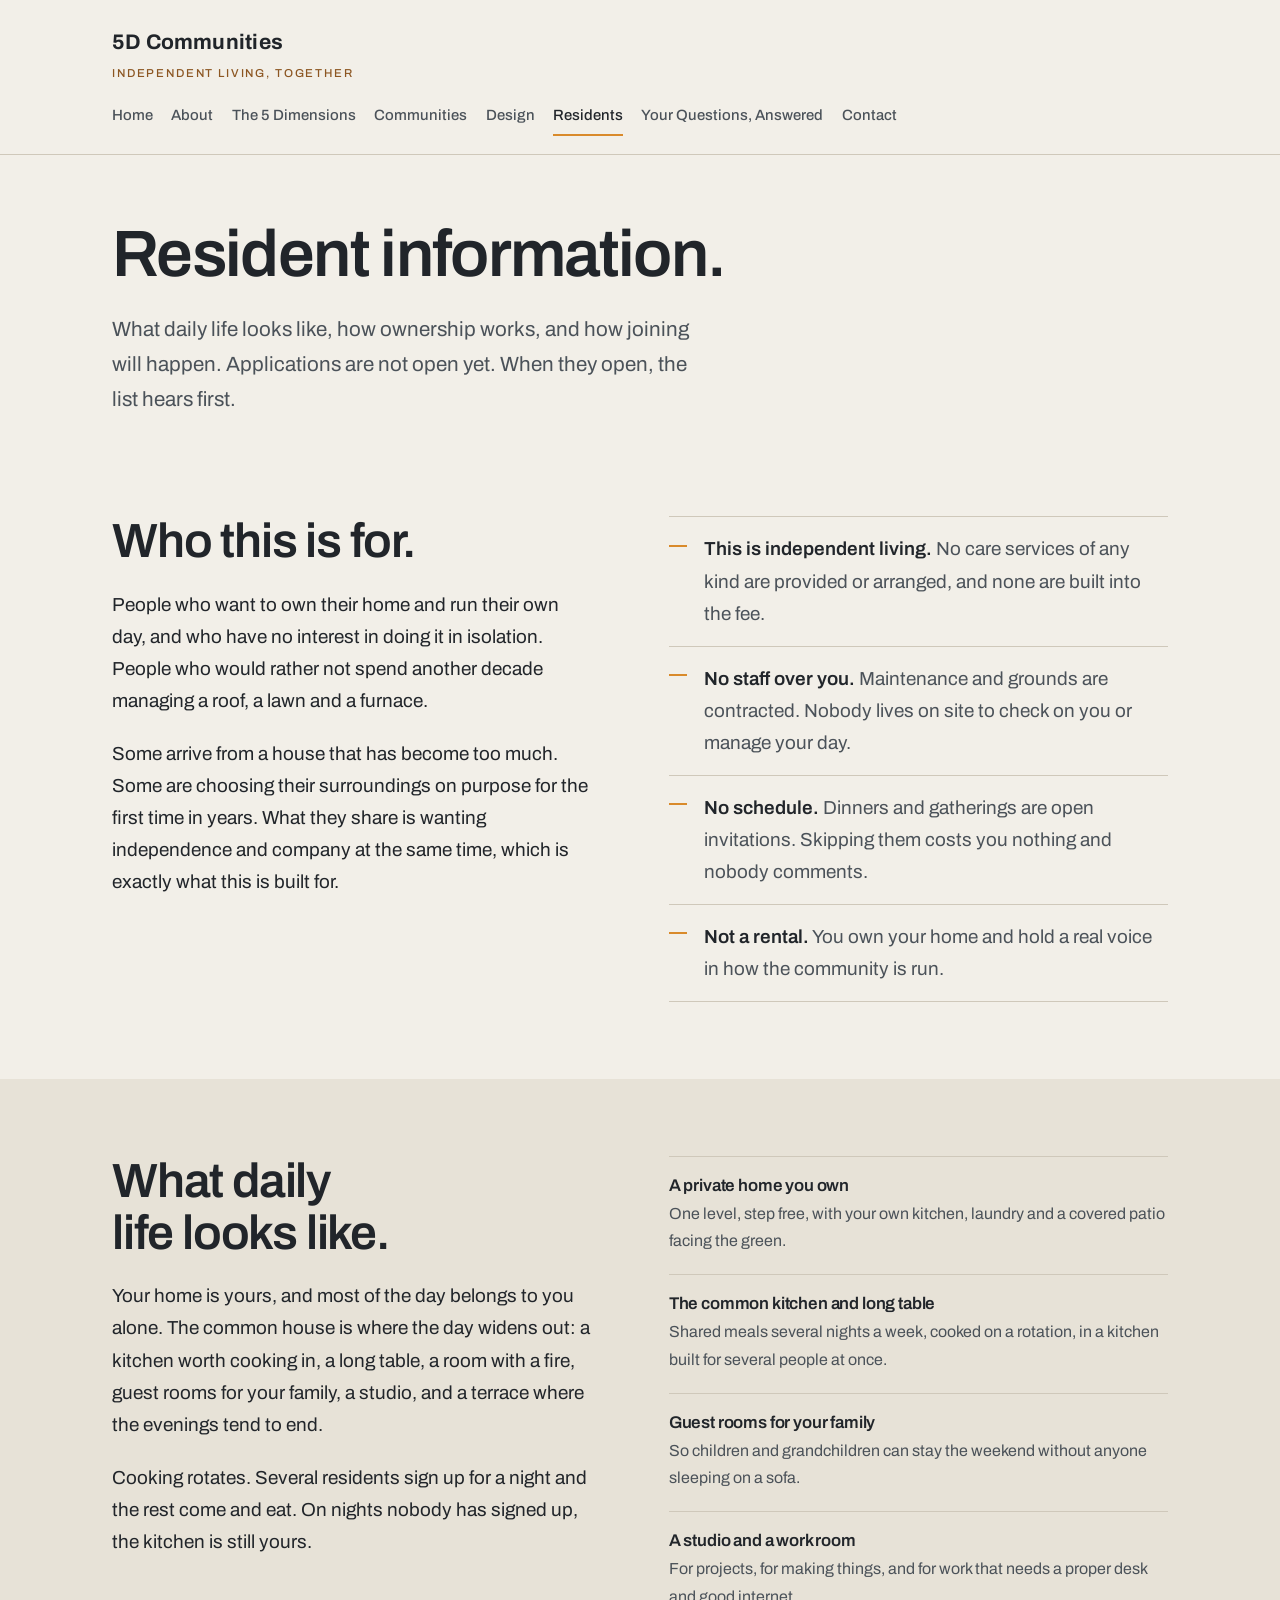
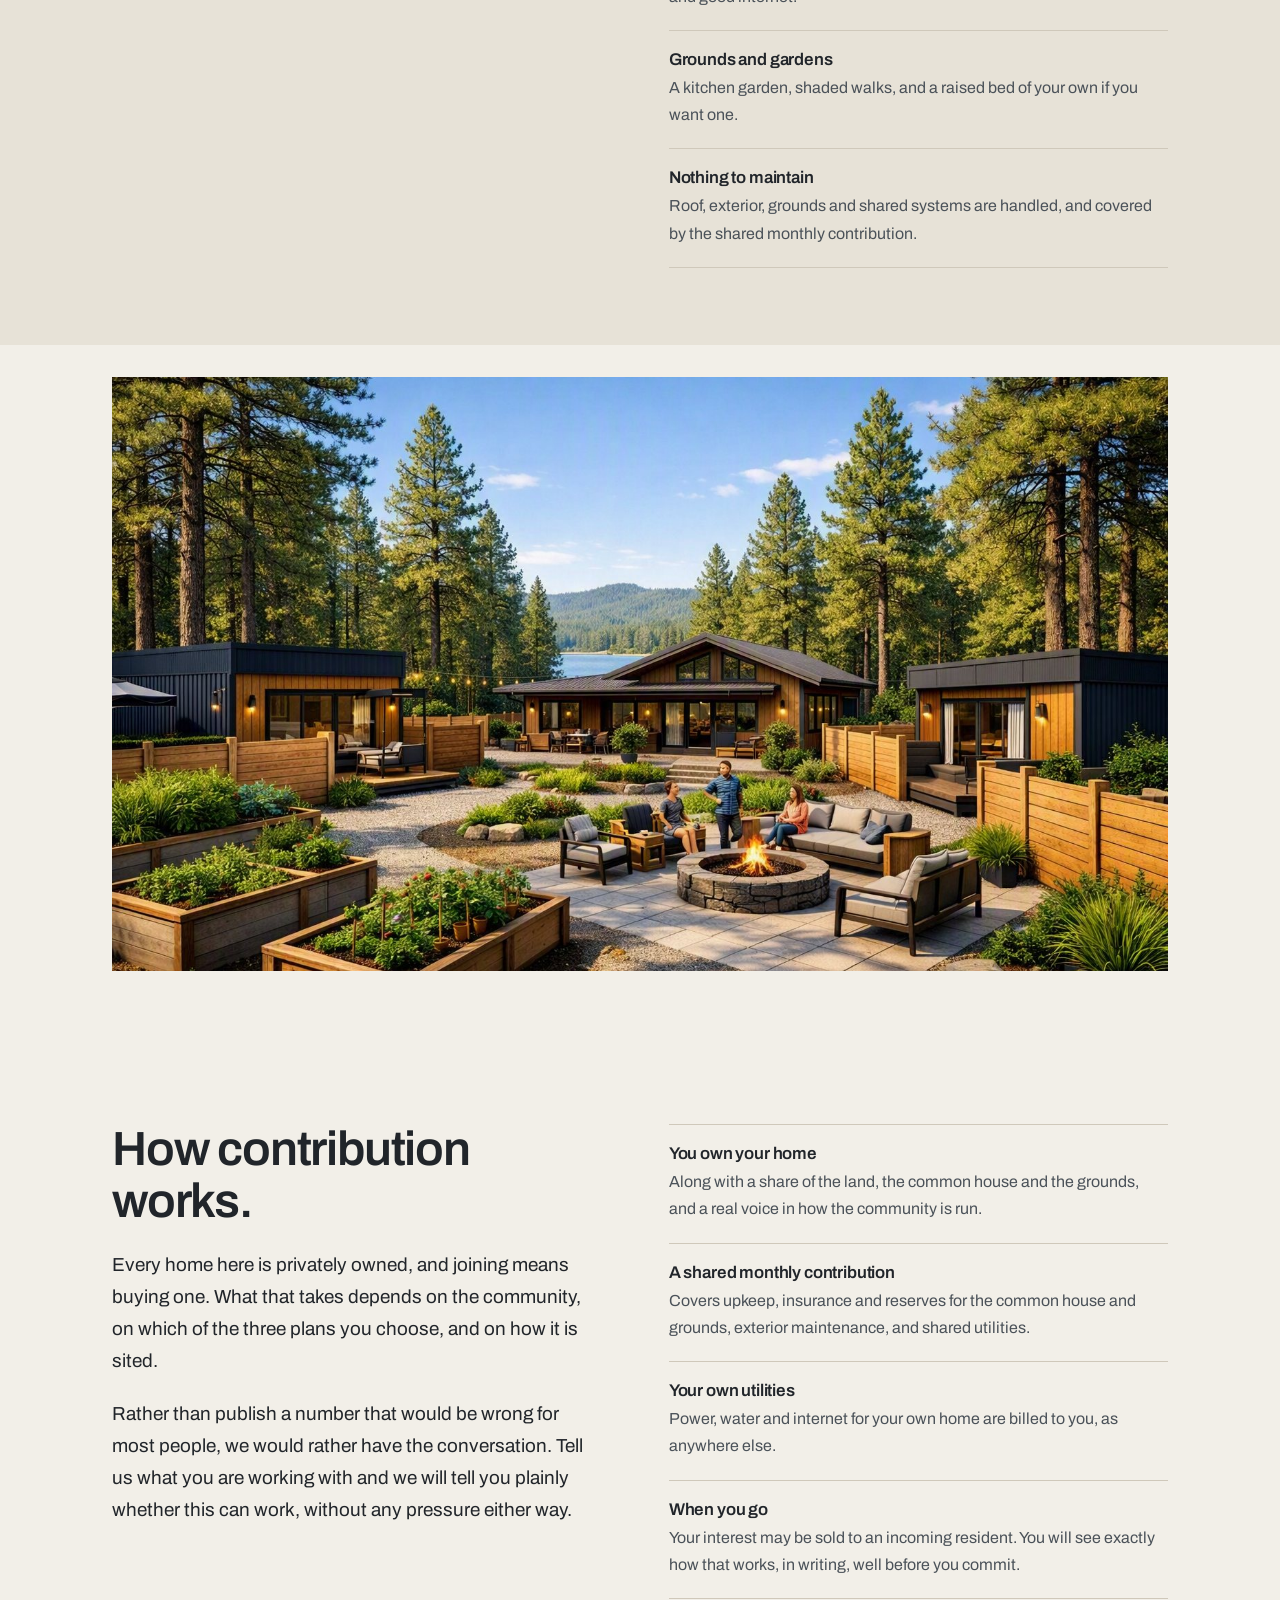
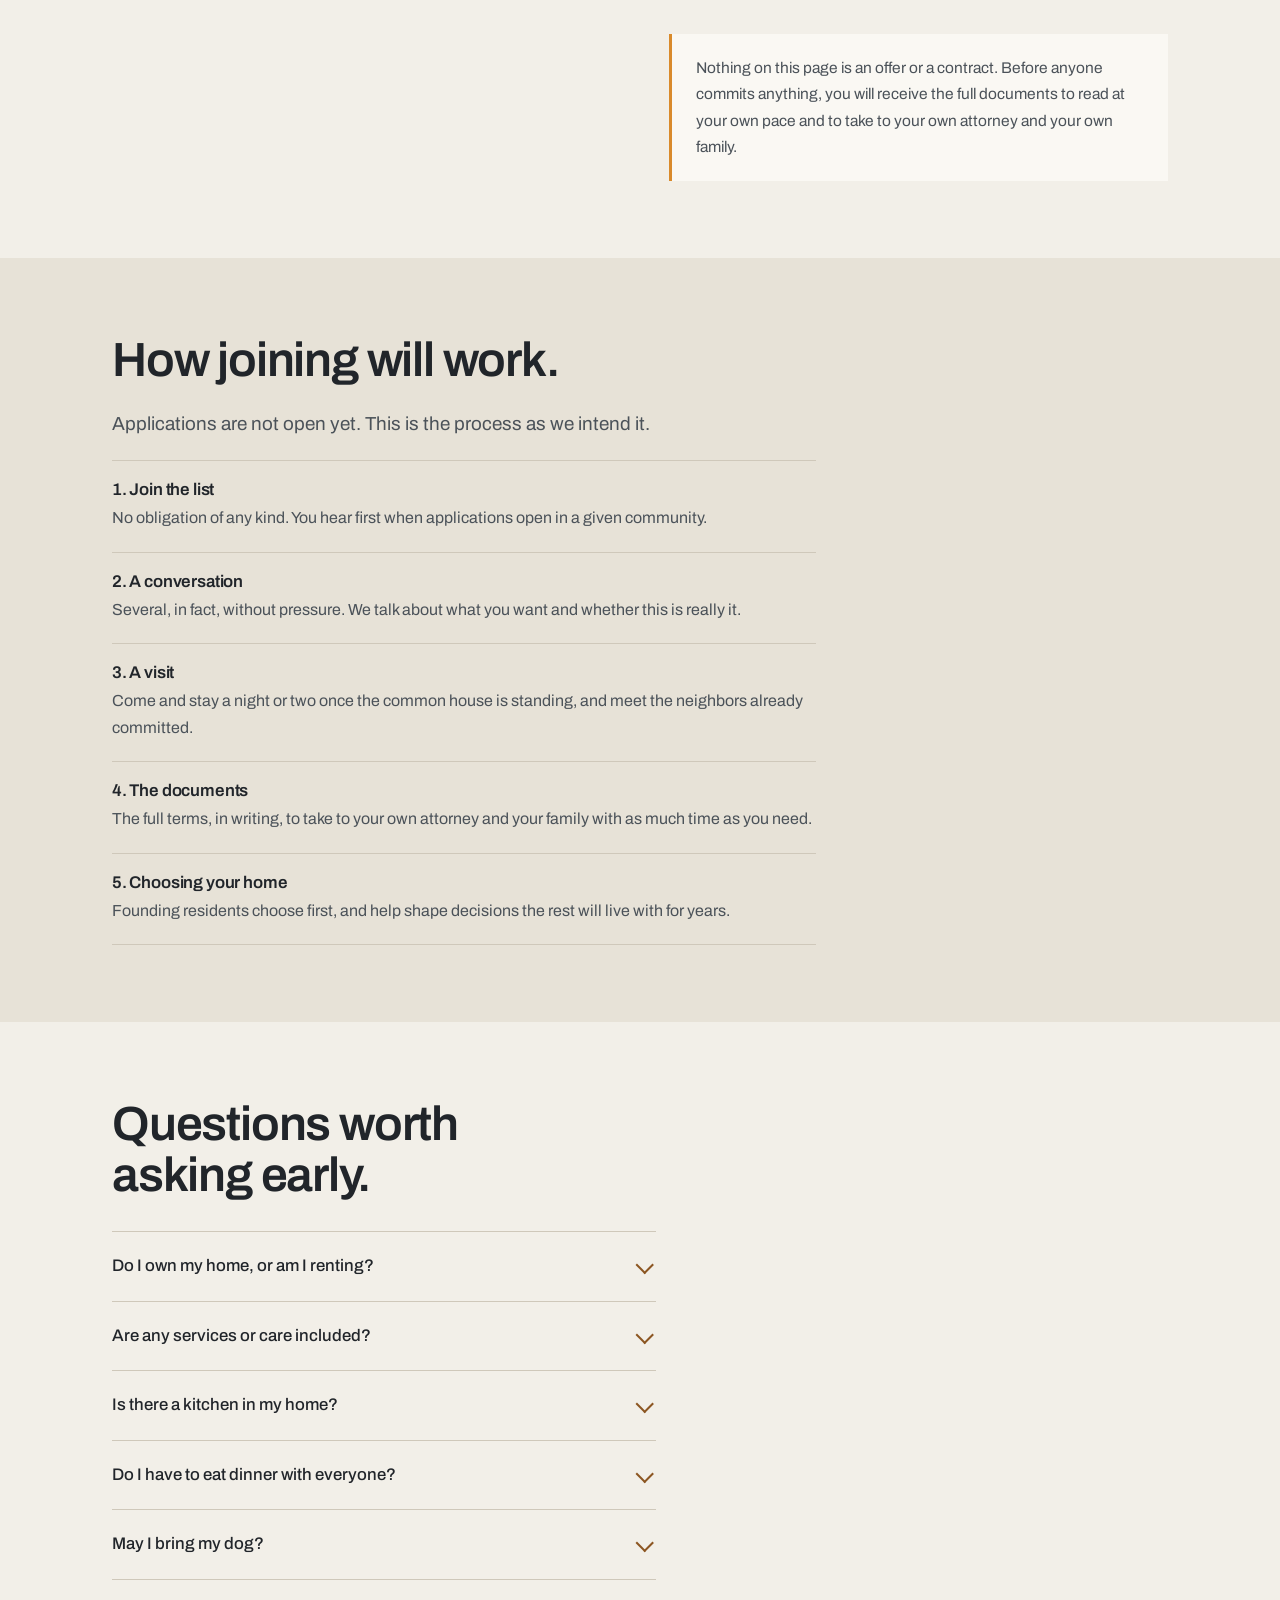
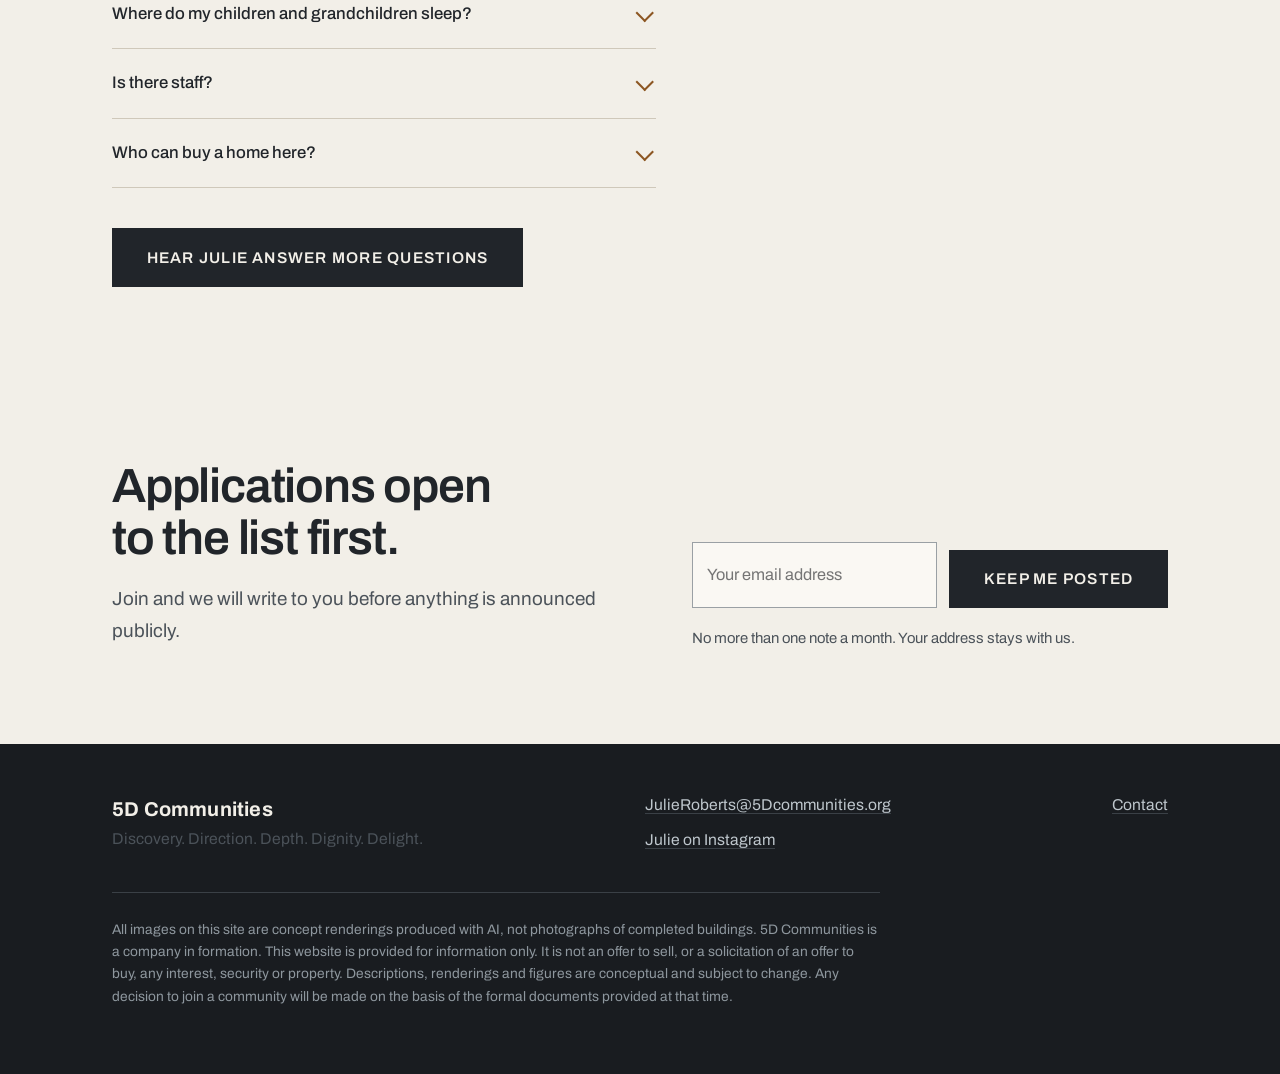
<file: residents.html>
<!DOCTYPE html>
<html lang="en">
<head>
<meta charset="utf-8">
<meta name="viewport" content="width=device-width, initial-scale=1">
<title>Residents | 5D Communities</title>
<meta name="description" content="Who 5D communities are for, what daily life looks like, how ownership works, and how joining will happen.">
<link rel="canonical" href="https://5dcommunities.org/residents.html">
<meta property="og:site_name" content="5D Communities">
<meta property="og:title" content="Residents | 5D Communities">
<meta property="og:description" content="Who 5D communities are for, what daily life looks like, how ownership works, and how joining will happen.">
<meta property="og:type" content="website">
<meta property="og:url" content="https://5dcommunities.org/residents.html">
<meta name="twitter:card" content="summary_large_image">
<link rel="preconnect" href="https://fonts.googleapis.com">
<link rel="preconnect" href="https://fonts.gstatic.com" crossorigin>
<link href="https://fonts.googleapis.com/css2?family=Archivo:wght@400;500;600;700&display=swap" rel="stylesheet">
<link rel="stylesheet" href="styles.css">
</head>
<body>
<a class="skip" href="#main">Skip to content</a>

<header class="mast">
  <div class="wrap mast-in">
    <a class="wordmark" href="index.html">5D Communities<span class="place">Independent living, together</span></a>
    <nav class="nav" aria-label="Main">
      <a href="index.html">Home</a>
      <a href="about.html">About</a>
      <a href="dimensions.html">The 5 Dimensions</a>
      <a href="communities.html">Communities</a>
      <a href="design.html">Design</a>
      <a href="residents.html" class="here" aria-current="page">Residents</a>
      <a href="journal.html">Your Questions, Answered</a>
      <a href="contact.html">Contact</a>
    </nav>
  </div>
</header>

<main id="main">

<div class="phead">
  <div class="wrap">
    <h1>Resident information.</h1>
    <p class="lede">
      What daily life looks like, how ownership works, and how joining will happen. Applications are
      not open yet. When they open, the list hears first.
    </p>
  </div>
</div>

<section class="band-a">
  <div class="wrap split">
    <div>
      <h2>Who this is for.</h2>
      <div class="sect-intro measure">
        <p>
          People who want to own their home and run their own day, and who have no interest in doing
          it in isolation. People who would rather not spend another decade managing a roof, a lawn
          and a furnace.
        </p>
        <p>
          Some arrive from a house that has become too much. Some are choosing their surroundings on
          purpose for the first time in years. What they share is wanting independence and company at
          the same time, which is exactly what this is built for.
        </p>
      </div>
    </div>
    <div>
      <ul class="isnt">
        <li><strong>This is independent living.</strong> No care services of any kind are provided or arranged, and none are built into the fee.</li>
        <li><strong>No staff over you.</strong> Maintenance and grounds are contracted. Nobody lives on site to check on you or manage your day.</li>
        <li><strong>No schedule.</strong> Dinners and gatherings are open invitations. Skipping them costs you nothing and nobody comments.</li>
        <li><strong>Not a rental.</strong> You own your home and hold a real voice in how the community is run.</li>
      </ul>
    </div>
  </div>
</section>

<section class="band-b">
  <div class="wrap split">
    <div>
      <h2>What daily life looks like.</h2>
      <div class="sect-intro measure">
        <p>
          Your home is yours, and most of the day belongs to you alone. The common house is where the
          day widens out: a kitchen worth cooking in, a long table, a room with a fire, guest rooms
          for your family, a studio, and a terrace where the evenings tend to end.
        </p>
        <p>
          Cooking rotates. Several residents sign up for a night and the rest come and eat. On nights
          nobody has signed up, the kitchen is still yours.
        </p>
      </div>
    </div>
    <div>
      <ul class="entries">
        <li><h3>A private home you own</h3><p>One level, step free, with your own kitchen, laundry and a covered patio facing the green.</p></li>
        <li><h3>The common kitchen and long table</h3><p>Shared meals several nights a week, cooked on a rotation, in a kitchen built for several people at once.</p></li>
        <li><h3>Guest rooms for your family</h3><p>So children and grandchildren can stay the weekend without anyone sleeping on a sofa.</p></li>
        <li><h3>A studio and a work room</h3><p>For projects, for making things, and for work that needs a proper desk and good internet.</p></li>
        <li><h3>Grounds and gardens</h3><p>A kitchen garden, shaded walks, and a raised bed of your own if you want one.</p></li>
        <li><h3>Nothing to maintain</h3><p>Roof, exterior, grounds and shared systems are handled, and covered by the shared monthly contribution.</p></li>
      </ul>
    </div>
  </div>
</section>

<section class="band-a" style="padding-top:0">
  <div class="wrap">
    <figure class="fig-wide"><img src="community-life.jpg" alt="Residents sitting together around a fire pit outside the common house, with raised vegetable beds nearby" loading="lazy" decoding="async"></figure>
  </div>
</section>

<section class="band-a">
  <div class="wrap split">
    <div>
      <h2>How contribution works.</h2>
      <div class="sect-intro measure">
        <p>
          Every home here is privately owned, and joining means buying one. What that takes depends on
          the community, on which of the three plans you choose, and on how it is sited.
        </p>
        <p>
          Rather than publish a number that would be wrong for most people, we would rather have the
          conversation. Tell us what you are working with and we will tell you plainly whether this
          can work, without any pressure either way.
        </p>
      </div>
    </div>
    <div>
      <ul class="entries">
        <li><h3>You own your home</h3><p>Along with a share of the land, the common house and the grounds, and a real voice in how the community is run.</p></li>
        <li><h3>A shared monthly contribution</h3><p>Covers upkeep, insurance and reserves for the common house and grounds, exterior maintenance, and shared utilities.</p></li>
        <li><h3>Your own utilities</h3><p>Power, water and internet for your own home are billed to you, as anywhere else.</p></li>
        <li><h3>When you go</h3><p>Your interest may be sold to an incoming resident. You will see exactly how that works, in writing, well before you commit.</p></li>
      </ul>
      <div class="note">
        <p>
          Nothing on this page is an offer or a contract. Before anyone commits anything, you will
          receive the full documents to read at your own pace and to take to your own attorney and
          your own family.
        </p>
      </div>
    </div>
  </div>
</section>

<section class="band-b">
  <div class="wrap">
    <h2>How joining will work.</h2>
    <p class="sect-intro measure soft">Applications are not open yet. This is the process as we intend it.</p>
    <ul class="entries measure" style="max-width:44rem">
      <li><h3>1. Join the list</h3><p>No obligation of any kind. You hear first when applications open in a given community.</p></li>
      <li><h3>2. A conversation</h3><p>Several, in fact, without pressure. We talk about what you want and whether this is really it.</p></li>
      <li><h3>3. A visit</h3><p>Come and stay a night or two once the common house is standing, and meet the neighbors already committed.</p></li>
      <li><h3>4. The documents</h3><p>The full terms, in writing, to take to your own attorney and your family with as much time as you need.</p></li>
      <li><h3>5. Choosing your home</h3><p>Founding residents choose first, and help shape decisions the rest will live with for years.</p></li>
    </ul>
  </div>
</section>

<section class="band-a">
  <div class="wrap">
    <h2>Questions worth asking early.</h2>
    <div class="measure" style="margin-top:1.8rem">
      <details><summary>Do I own my home, or am I renting?</summary><div class="answer"><p>You own it. Joining gives you the home and a share of the land, the common house and the grounds, along with a vote in decisions that affect everyone.</p></div></details>
      <details><summary>Are any services or care included?</summary><div class="answer"><p>No. This is independent living, and everything beyond maintenance of the shared buildings and grounds is yours to arrange, exactly as it would be in any home you own. Neighbors being neighbors is a happy side effect, not a service we provide.</p></div></details>
      <details><summary>Is there a kitchen in my home?</summary><div class="answer"><p>Yes. Every home has its own kitchen, compact and properly equipped, with an island and dining area in the larger plan. You are never obliged to eat with anyone.</p><p>The common house has a second kitchen, much larger, built for several cooks at once. That is where the shared dinners happen. Having both is deliberate: the choice is yours every night rather than made for you by the floor plan.</p></div></details>
      <details><summary>Do I have to eat dinner with everyone?</summary><div class="answer"><p>No. Come to all of them, one a month, or none. Nobody keeps count and nobody asks. Be honest with yourself about it though, since meals sit closer to the center of life here than in an ordinary neighborhood.</p></div></details>
      <details><summary>May I bring my dog?</summary><div class="answer"><p>Yes. Dogs and cats are welcome in your home and on the walks, with a few sensible rules about the garden beds and leashes on the green.</p></div></details>
      <details><summary>Where do my children and grandchildren sleep?</summary><div class="answer"><p>In the guest rooms in the common house, reserved ahead on the shared calendar. Your family can stay a week without anyone being underfoot.</p></div></details>
      <details><summary>Is there staff?</summary><div class="answer"><p>Maintenance, landscaping and housekeeping of the common house are contracted, and covered by the shared monthly contribution. Nobody lives on site to look after you, and nobody is watching you either.</p></div></details>
      <details><summary>Who can buy a home here?</summary><div class="answer"><p>Anyone. Homes are sold without restriction, and 5D Communities complies fully with the Fair Housing Act. Guests of any kind are welcome at any time.</p></div></details>
      <p style="margin-top:2rem"><a class="btn" href="journal.html">Hear Julie answer more questions</a></p>
    </div>
  </div>
</section>

<section class="signup">
  <div class="wrap row">
    <div>
      <h2>Applications open to the list first.</h2>
      <p class="soft" style="margin-top:1.1rem;max-width:34rem">Join and we will write to you before anything is announced publicly.</p>
    </div>
    <div>
      <form class="inline-form" name="newsletter" method="POST"
            data-netlify="true" netlify-honeypot="bot-field" action="/thanks.html">
        <input type="hidden" name="form-name" value="newsletter">
        <input type="hidden" name="source" value="residents">
        <p class="hidden"><label>Leave this field empty <input name="bot-field"></label></p>
        <label class="hidden" for="su-email">Email address</label>
        <input id="su-email" type="email" name="email" placeholder="Your email address" autocomplete="email" required>
        <button class="btn" type="submit">Keep me posted</button>
      </form>
      <p class="form-foot">No more than one note a month. Your address stays with us.</p>
    </div>
  </div>
</section>

</main>

<footer>
  <div class="wrap">
    <hr class="foot-rule">
    <div class="foot-grid">
      <div>
        <div class="display foot-mark">5D Communities</div>
        <div class="soft">Discovery. Direction. Depth. Dignity. Delight.</div>
      </div>
      <div>
        <div><a href="mailto:JulieRoberts@5Dcommunities.org">JulieRoberts@5Dcommunities.org</a></div>
        <div style="margin-top:0.5rem"><a href="https://www.instagram.com/dontcallme_julia/" rel="me noopener">Julie on Instagram</a></div>
      </div>
      <div>
        <div><a href="contact.html">Contact</a></div>
      </div>
    </div>
    <p class="legal">
      All images on this site are concept renderings produced with AI, not photographs of completed
      buildings. 5D Communities is a company in formation. This website is provided for information only. It is
      not an offer to sell, or a solicitation of an offer to buy, any interest, security or property.
      Descriptions, renderings and figures are conceptual and subject to change. Any decision to join
      a community will be made on the basis of the formal documents provided at that time.
    </p>
  </div>
</footer>
</body>
</html>
</file>
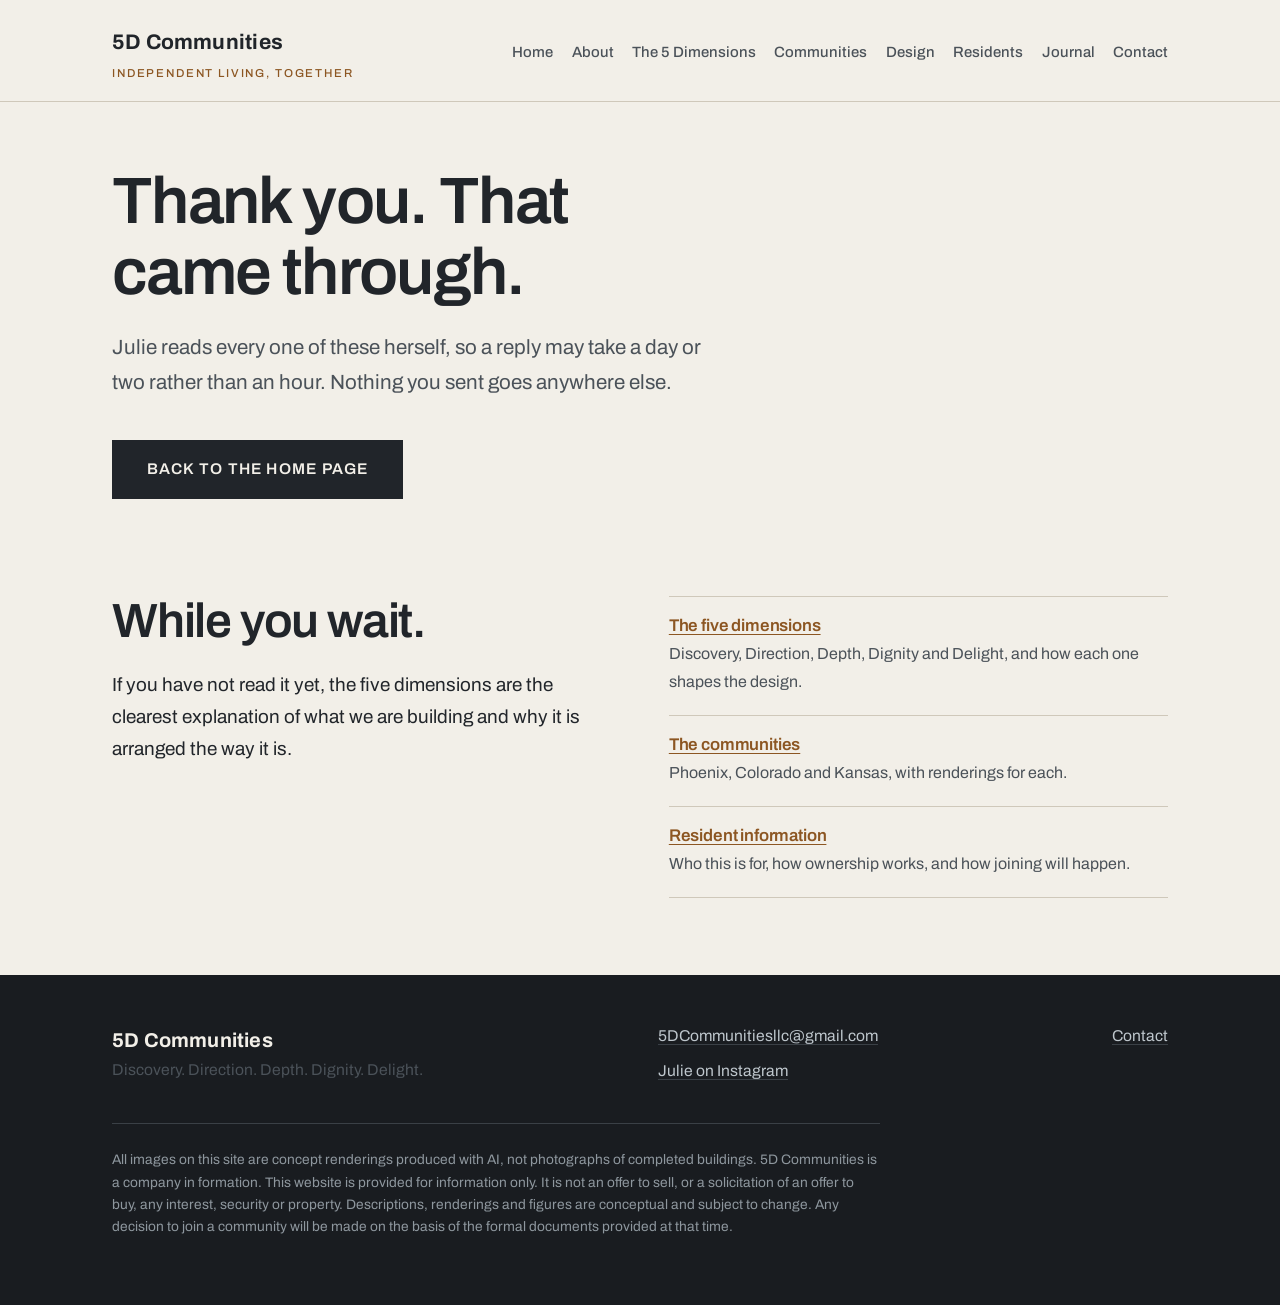
<file: thanks.html>
<!DOCTYPE html>
<html lang="en">
<head>
<meta charset="utf-8">
<meta name="robots" content="noindex">
<meta name="viewport" content="width=device-width, initial-scale=1">
<title>Thank you | 5D Communities</title>
<meta name="description" content="Your message has been received by 5D Communities.">
<link rel="canonical" href="https://5dcommunities.org/thanks.html">
<meta property="og:site_name" content="5D Communities">
<meta property="og:title" content="Thank you | 5D Communities">
<meta property="og:description" content="Your message has been received by 5D Communities.">
<meta property="og:type" content="website">
<meta property="og:url" content="https://5dcommunities.org/thanks.html">
<meta name="twitter:card" content="summary_large_image">
<link rel="preconnect" href="https://fonts.googleapis.com">
<link rel="preconnect" href="https://fonts.gstatic.com" crossorigin>
<link href="https://fonts.googleapis.com/css2?family=Archivo:wght@400;500;600;700&display=swap" rel="stylesheet">
<link rel="stylesheet" href="styles.css">
</head>
<body>
<a class="skip" href="#main">Skip to content</a>

<header class="mast">
  <div class="wrap mast-in">
    <a class="wordmark" href="index.html">5D Communities<span class="place">Independent living, together</span></a>
    <nav class="nav" aria-label="Main">
      <a href="index.html">Home</a>
      <a href="about.html">About</a>
      <a href="dimensions.html">The 5 Dimensions</a>
      <a href="communities.html">Communities</a>
      <a href="design.html">Design</a>
      <a href="residents.html">Residents</a>
      <a href="journal.html">Journal</a>
      <a href="contact.html">Contact</a>
    </nav>
  </div>
</header>

<main id="main">

<div class="phead">
  <div class="wrap">
    <h1>Thank you. That came through.</h1>
    <p class="lede">
      Julie reads every one of these herself, so a reply may take a day or two rather than an hour.
      Nothing you sent goes anywhere else.
    </p>
    <p style="margin-top:2rem">
      <a class="btn" href="index.html">Back to the home page</a>
    </p>
  </div>
</div>

<section class="band-a">
  <div class="wrap split">
    <div>
      <h2>While you wait.</h2>
      <div class="sect-intro measure">
        <p>
          If you have not read it yet, the five dimensions are the clearest explanation of what we are
          building and why it is arranged the way it is.
        </p>
      </div>
    </div>
    <div>
      <ul class="entries">
        <li><h3><a href="dimensions.html">The five dimensions</a></h3><p>Discovery, Direction, Depth, Dignity and Delight, and how each one shapes the design.</p></li>
        <li><h3><a href="communities.html">The communities</a></h3><p>Phoenix, Colorado and Kansas, with renderings for each.</p></li>
        <li><h3><a href="residents.html">Resident information</a></h3><p>Who this is for, how ownership works, and how joining will happen.</p></li>
      </ul>
    </div>
  </div>
</section>

</main>

<footer>
  <div class="wrap">
    <hr class="foot-rule">
    <div class="foot-grid">
      <div>
        <div class="display foot-mark">5D Communities</div>
        <div class="soft">Discovery. Direction. Depth. Dignity. Delight.</div>
      </div>
      <div>
        <div><a href="mailto:5DCommunitiesllc@gmail.com">5DCommunitiesllc@gmail.com</a></div>
        <div style="margin-top:0.5rem"><a href="https://www.instagram.com/dontcallme_julia/" rel="me noopener">Julie on Instagram</a></div>
      </div>
      <div>
        <div><a href="contact.html">Contact</a></div>
      </div>
    </div>
    <p class="legal">
      All images on this site are concept renderings produced with AI, not photographs of completed
      buildings. 5D Communities is a company in formation. This website is provided for information only. It is
      not an offer to sell, or a solicitation of an offer to buy, any interest, security or property.
      Descriptions, renderings and figures are conceptual and subject to change. Any decision to join
      a community will be made on the basis of the formal documents provided at that time.
    </p>
  </div>
</footer>
</body>
</html>
</file>
<file: styles.css>
/* =============================================================
   5D COMMUNITIES
   Palette drawn from the renderings: charcoal steel, warm cedar,
   bone, and the amber of a lit window at dusk.
   ============================================================= */

:root{
  --paper:#F2EFE8; --sand:#E7E2D7; --ivory:#FAF8F3;
  --ink:#21252A; --ink-2:#4B5259; --deep:#191C20;
  --cedar:#B9793E; --ember:#D98A2B; --cedar-d:#8C5622;
  --rule:#CFC8BA; --rule-dk:#3A4046;
  --measure:34rem; --gutter:clamp(1.35rem,5vw,4rem);
}
*{box-sizing:border-box}
html{-webkit-text-size-adjust:100%;scroll-behavior:smooth}
body{margin:0;background:var(--paper);color:var(--ink);
  font-family:"Archivo",system-ui,sans-serif;
  font-size:clamp(1.06rem,1rem + 0.32vw,1.18rem);line-height:1.7;
  -webkit-font-smoothing:antialiased}
h1,h2,h3{margin:0;font-weight:600;line-height:1.08;letter-spacing:-0.025em}
p{margin:0 0 1.1em}
a{color:var(--cedar-d);text-underline-offset:0.2em}
a:hover{color:var(--ink)}
a:focus-visible,button:focus-visible,summary:focus-visible,input:focus-visible,
select:focus-visible,textarea:focus-visible{outline:3px solid var(--cedar-d);outline-offset:3px}
img{max-width:100%}
.skip{position:absolute;left:-9999px}
.skip:focus{left:1rem;top:1rem;background:var(--ink);color:var(--paper);padding:0.7rem 1.1rem;z-index:20}

.wrap{max-width:74rem;margin:0 auto;padding-inline:var(--gutter)}
.measure{max-width:var(--measure)}
.band-a{background:var(--paper)}
.band-b{background:var(--sand)}
.band-dark{background:var(--deep);color:var(--paper)}
.band-dark h1,.band-dark h2,.band-dark h3{color:var(--paper)}
.band-dark .soft{color:#BEC6CC}
.band-dark a{color:var(--ember)}
.soft{color:var(--ink-2)}
section{padding:clamp(3.2rem,6vw,5.5rem) 0}

/* masthead */
.mast{padding:1.5rem 0 1.1rem;border-bottom:1px solid var(--rule)}
.mast-in{display:flex;flex-wrap:wrap;gap:0.9rem 2rem;align-items:center;justify-content:space-between}
.wordmark{font-size:1.32rem;font-weight:700;letter-spacing:0.01em;text-decoration:none;color:var(--ink)}
.wordmark .place{display:block;font-size:0.72rem;font-weight:500;letter-spacing:0.16em;
  text-transform:uppercase;color:var(--cedar-d);margin-top:0.25rem}
.nav{display:flex;flex-wrap:wrap;gap:0.1rem 1.15rem;font-size:0.93rem;font-weight:500}
.nav a{color:var(--ink-2);text-decoration:none;padding:0.35rem 0;border-bottom:2px solid transparent}
.nav a:hover{color:var(--ink);border-bottom-color:var(--cedar)}
.nav a.here{color:var(--ink);border-bottom-color:var(--ember)}

/* page heads */
.phead{padding:clamp(2.6rem,5vw,4.5rem) 0 0}
.phead h1{font-size:clamp(2.3rem,1.4rem + 3.8vw,4.1rem);max-width:17ch;text-wrap:balance}
.phead .lede{margin-top:1.4rem;max-width:37rem;font-size:1.09em;color:var(--ink-2)}
.hero h1{font-size:clamp(2.5rem,1.4rem + 4.7vw,5rem);max-width:16ch}
.hero .lede em{font-style:normal;color:var(--ink);font-weight:500}

/* imagery carries the page */
figure{margin:0}
figure img{display:block;width:100%;height:auto}
figcaption{margin-top:0.65rem;font-size:0.85rem;font-weight:500;letter-spacing:0.09em;
  text-transform:uppercase;color:var(--ink-2)}
.band-dark figcaption{color:#AEB6BC}
.bleed{width:100vw;margin-inline:calc(50% - 50vw)}
.hero-figure{margin-top:clamp(2.2rem,4.5vw,3.4rem)}
.hero-figure img{aspect-ratio:21/9;object-fit:cover;min-height:16rem}
@media (max-width:640px){.hero-figure img{aspect-ratio:4/3}}
.fig-wide{margin-top:2rem}
.fig-wide img{aspect-ratio:16/9;object-fit:cover}
.fig-grid{display:grid;gap:1.1rem;grid-template-columns:1fr;margin-top:2rem}
@media (min-width:820px){
  .fig-grid.two{grid-template-columns:1fr 1fr}
  .fig-grid.three{grid-template-columns:repeat(3,1fr)}
  .fig-grid.wide-narrow{grid-template-columns:1.5fr 1fr;align-items:stretch}
}
.fig-grid.three img{aspect-ratio:3/4;object-fit:cover}
.fig-grid.wide-narrow img{height:100%;object-fit:cover;aspect-ratio:4/3}
.plans{display:grid;gap:clamp(2rem,4vw,3.2rem);margin-top:2.2rem}
.plans figure img{width:100%;height:auto;aspect-ratio:auto;object-fit:contain;
  background:#fff;border:1px solid var(--rule)}
.plans a{display:block;text-decoration:none}
.plans a:hover img{border-color:var(--cedar)}
.plans figcaption{display:flex;flex-wrap:wrap;gap:0.3rem 0.8rem;align-items:baseline}
.plans .zoom{text-transform:none;letter-spacing:0;font-weight:400;color:var(--cedar-d)}

/* layout */
.split{display:grid;grid-template-columns:1fr;gap:2.1rem}
@media (min-width:900px){
  .split{grid-template-columns:minmax(0,1fr) minmax(0,1.04fr);gap:clamp(3rem,6vw,5.5rem);align-items:start}
  .split.sticky-left > :first-child{position:sticky;top:2rem}
}
h2{font-size:clamp(1.9rem,1.35rem + 2.2vw,3rem);max-width:19ch;text-wrap:balance}
.sect-intro{margin-top:1.3rem}

/* five dimensions */
.dims{list-style:none;margin:2.4rem 0 0;padding:0}
.dims li{border-top:1px solid var(--rule);padding:1.7rem 0;display:grid;
  grid-template-columns:auto 1fr;gap:0 1.5rem;align-items:start}
.band-dark .dims li{border-color:var(--rule-dk)}
.dims li:last-child{border-bottom:1px solid var(--rule)}
.band-dark .dims li:last-child{border-bottom-color:var(--rule-dk)}
.dims .mark{font-size:0.82rem;font-weight:700;letter-spacing:0.14em;color:var(--ember);
  padding-top:0.45rem;min-width:2.2rem}
.dims h3{font-size:1.5rem;margin-bottom:0.4rem}
.dims p{margin:0;color:var(--ink-2);font-size:1rem;max-width:38rem}
.band-dark .dims p{color:#BEC6CC}
.dims .applied{margin-top:0.7rem;font-size:0.95rem;border-left:2px solid var(--cedar);padding-left:0.9rem}

/* hairline lists */
.entries{list-style:none;margin:0;padding:0}
.entries li{padding:1.25rem 0;border-top:1px solid var(--rule)}
.entries li:last-child{border-bottom:1px solid var(--rule)}
.band-dark .entries li{border-color:var(--rule-dk)}
.entries h3{font-size:1.06rem;font-weight:600;margin-bottom:0.3rem;letter-spacing:-0.01em}
.entries p{margin:0;font-size:1rem;color:var(--ink-2)}
.band-dark .entries p{color:#BEC6CC}

.isnt{list-style:none;margin:0;padding:0;max-width:32rem}
.isnt li{padding:1rem 0 1rem 2.2rem;border-top:1px solid var(--rule);position:relative;color:var(--ink-2)}
.isnt li:last-child{border-bottom:1px solid var(--rule)}
.isnt li::before{content:"";position:absolute;left:0;top:1.7rem;width:1.15rem;height:2px;background:var(--ember)}
.isnt strong{color:var(--ink);font-weight:600}

/* communities */
.places{list-style:none;margin:2.4rem 0 0;padding:0}
.place-item{border-top:1px solid var(--rule);padding:2.2rem 0}
.place-item:last-child{border-bottom:1px solid var(--rule)}
.place-item h3{font-size:1.75rem}
.tag{display:inline-block;font-size:0.72rem;font-weight:700;letter-spacing:0.16em;
  color:var(--cedar-d);border:1px solid var(--cedar);padding:0.22rem 0.65rem;margin-bottom:0.8rem}
.place-item p{margin:0.5rem 0 0;color:var(--ink-2);max-width:40rem}

/* placeholder */
.slot{background:var(--ivory);border:1px solid var(--rule);display:flex;align-items:center;
  justify-content:center;text-align:center;padding:2rem 1.2rem;color:var(--ink-2);
  font-size:0.85rem;font-weight:500;letter-spacing:0.09em;text-transform:uppercase;aspect-ratio:3/4}

/* figures */
.figures{display:grid;grid-template-columns:1fr;margin-top:2.2rem;max-width:50rem}
@media (min-width:760px){.figures{grid-template-columns:1fr 1fr;column-gap:3.5rem}}
.fig{padding:1.5rem 0;border-top:1px solid var(--rule)}
.fig .num{font-size:clamp(1.7rem,1.3rem + 1.7vw,2.35rem);font-weight:600;letter-spacing:-0.03em;
  line-height:1.1;display:block}
.fig .cap{display:block;margin-top:0.65rem;color:var(--ink-2);font-size:0.97rem;max-width:23rem}
.note{margin-top:2.2rem;padding:1.3rem 1.5rem;background:var(--ivory);border-left:3px solid var(--ember);
  max-width:39rem;font-size:0.97rem;color:var(--ink-2)}
.note p:last-child{margin-bottom:0}

/* questions */
details{border-top:1px solid var(--rule)}
details:last-of-type{border-bottom:1px solid var(--rule)}
summary{cursor:pointer;list-style:none;padding:1.25rem 2.6rem 1.25rem 0;position:relative;
  font-size:1.05rem;font-weight:500}
summary::-webkit-details-marker{display:none}
summary::after{content:"";position:absolute;right:0.4rem;top:1.7rem;width:0.68rem;height:0.68rem;
  border-right:2px solid var(--cedar-d);border-bottom:2px solid var(--cedar-d);
  transform:rotate(45deg);transform-origin:60% 60%;transition:transform .18s ease}
details[open] summary::after{transform:rotate(-135deg)}
details .answer{padding:0 0 1.4rem;max-width:var(--measure);color:var(--ink-2)}
details .answer p:last-child{margin-bottom:0}

/* journal */
.posts{list-style:none;margin:2rem 0 0;padding:0}
.posts li{border-top:1px solid var(--rule);padding:1.8rem 0}
.posts li:last-child{border-bottom:1px solid var(--rule)}
.posts .date{font-size:0.78rem;letter-spacing:0.14em;font-weight:700;color:var(--cedar-d)}
.posts h3{font-size:1.45rem;margin:0.45rem 0 0.45rem}
.posts p{margin:0;color:var(--ink-2);max-width:40rem}

/* forms */
.field{margin-bottom:1.35rem}
.field label{display:block;font-size:0.97rem;font-weight:500;margin-bottom:0.45rem}
input,select,textarea{width:100%;font:inherit;font-size:1.02rem;color:var(--ink);
  background:var(--ivory);border:1px solid #9AA0A4;border-radius:0;padding:0.78rem 0.9rem}
.band-dark input,.band-dark select,.band-dark textarea{background:#23272C;color:var(--paper);border-color:#4E555B}
input:hover,select:hover,textarea:hover{border-color:var(--cedar)}
textarea{min-height:6.5rem;resize:vertical}
.btn{display:inline-block;font:inherit;font-size:0.97rem;font-weight:600;letter-spacing:0.08em;
  text-transform:uppercase;background:var(--ink);color:var(--paper);border:1px solid var(--ink);
  border-radius:0;padding:0.95rem 2.1rem;cursor:pointer;margin-top:0.5rem;text-decoration:none;
  transition:background .2s ease,border-color .2s ease,color .2s ease}
.btn:hover{background:var(--cedar-d);border-color:var(--cedar-d);color:var(--paper)}
.band-dark .btn{background:var(--ember);border-color:var(--ember);color:#1B1305}
.band-dark .btn:hover{background:var(--paper);border-color:var(--paper);color:var(--ink)}
.form-foot{margin-top:1.1rem;font-size:0.93rem;color:var(--ink-2);max-width:30rem}
.band-dark .form-foot{color:#AEB6BC}
.hidden{display:none}

/* signup */
.signup .row{display:grid;gap:1.6rem;grid-template-columns:1fr;align-items:end}
@media (min-width:860px){.signup .row{grid-template-columns:1.1fr 1fr;gap:3.5rem}}
.inline-form{display:flex;flex-wrap:wrap;gap:0.8rem}
.inline-form input{flex:1 1 15rem}

/* footer */
footer{background:var(--deep);color:#BEC6CC;padding:3rem 0 3.2rem}
footer a{color:#BEC6CC;text-decoration:none;border-bottom:1px solid #3A4046}
footer a:hover{color:var(--ember);border-bottom-color:var(--ember)}
.foot-rule{display:none}
.foot-grid{display:flex;flex-wrap:wrap;gap:1.8rem 3.5rem;justify-content:space-between;
  align-items:flex-start;font-size:0.98rem}
.foot-mark{font-size:1.25rem;font-weight:700;color:var(--paper);letter-spacing:0.01em}
.legal{margin-top:2.4rem;padding-top:1.6rem;border-top:1px solid var(--rule-dk);
  font-size:0.86rem;line-height:1.62;color:#8E979E;max-width:48rem}

@media (prefers-reduced-motion:reduce){*{transition:none !important;animation:none !important}
  html{scroll-behavior:auto}}
</file>
